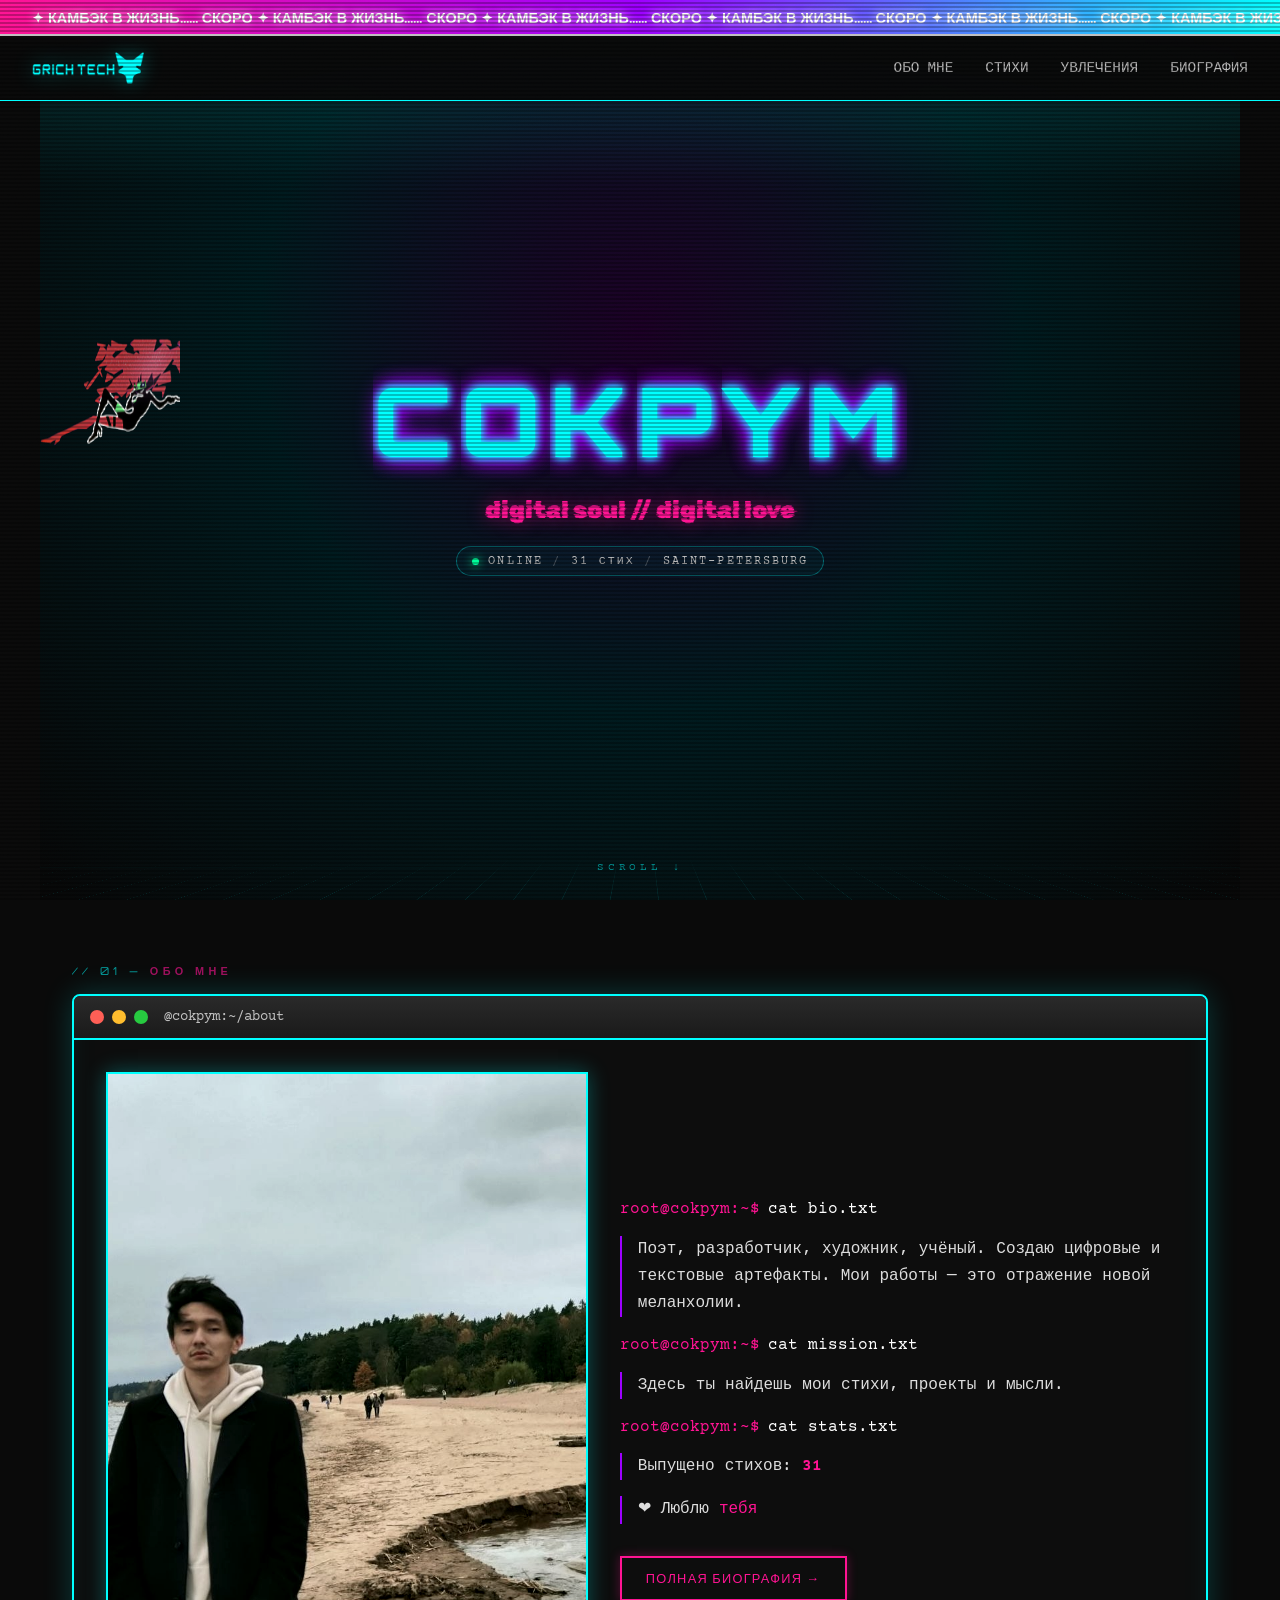
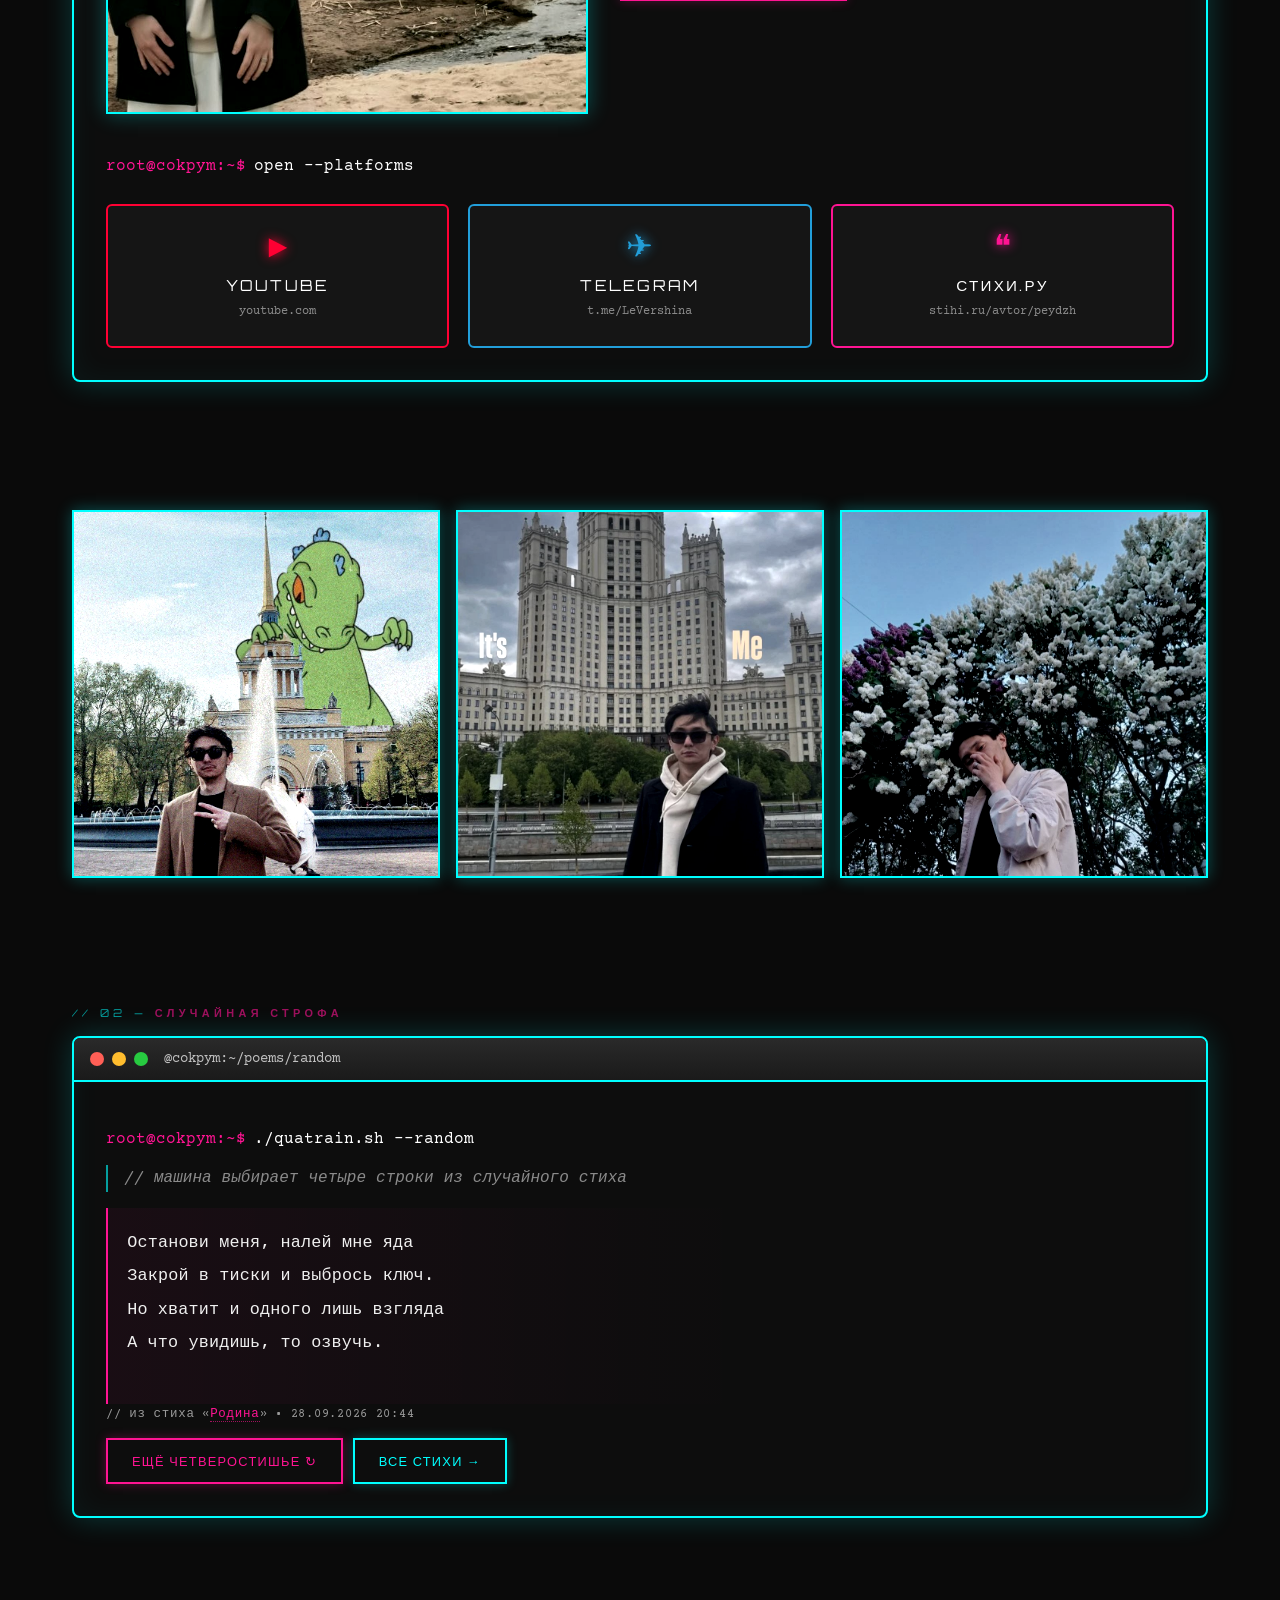
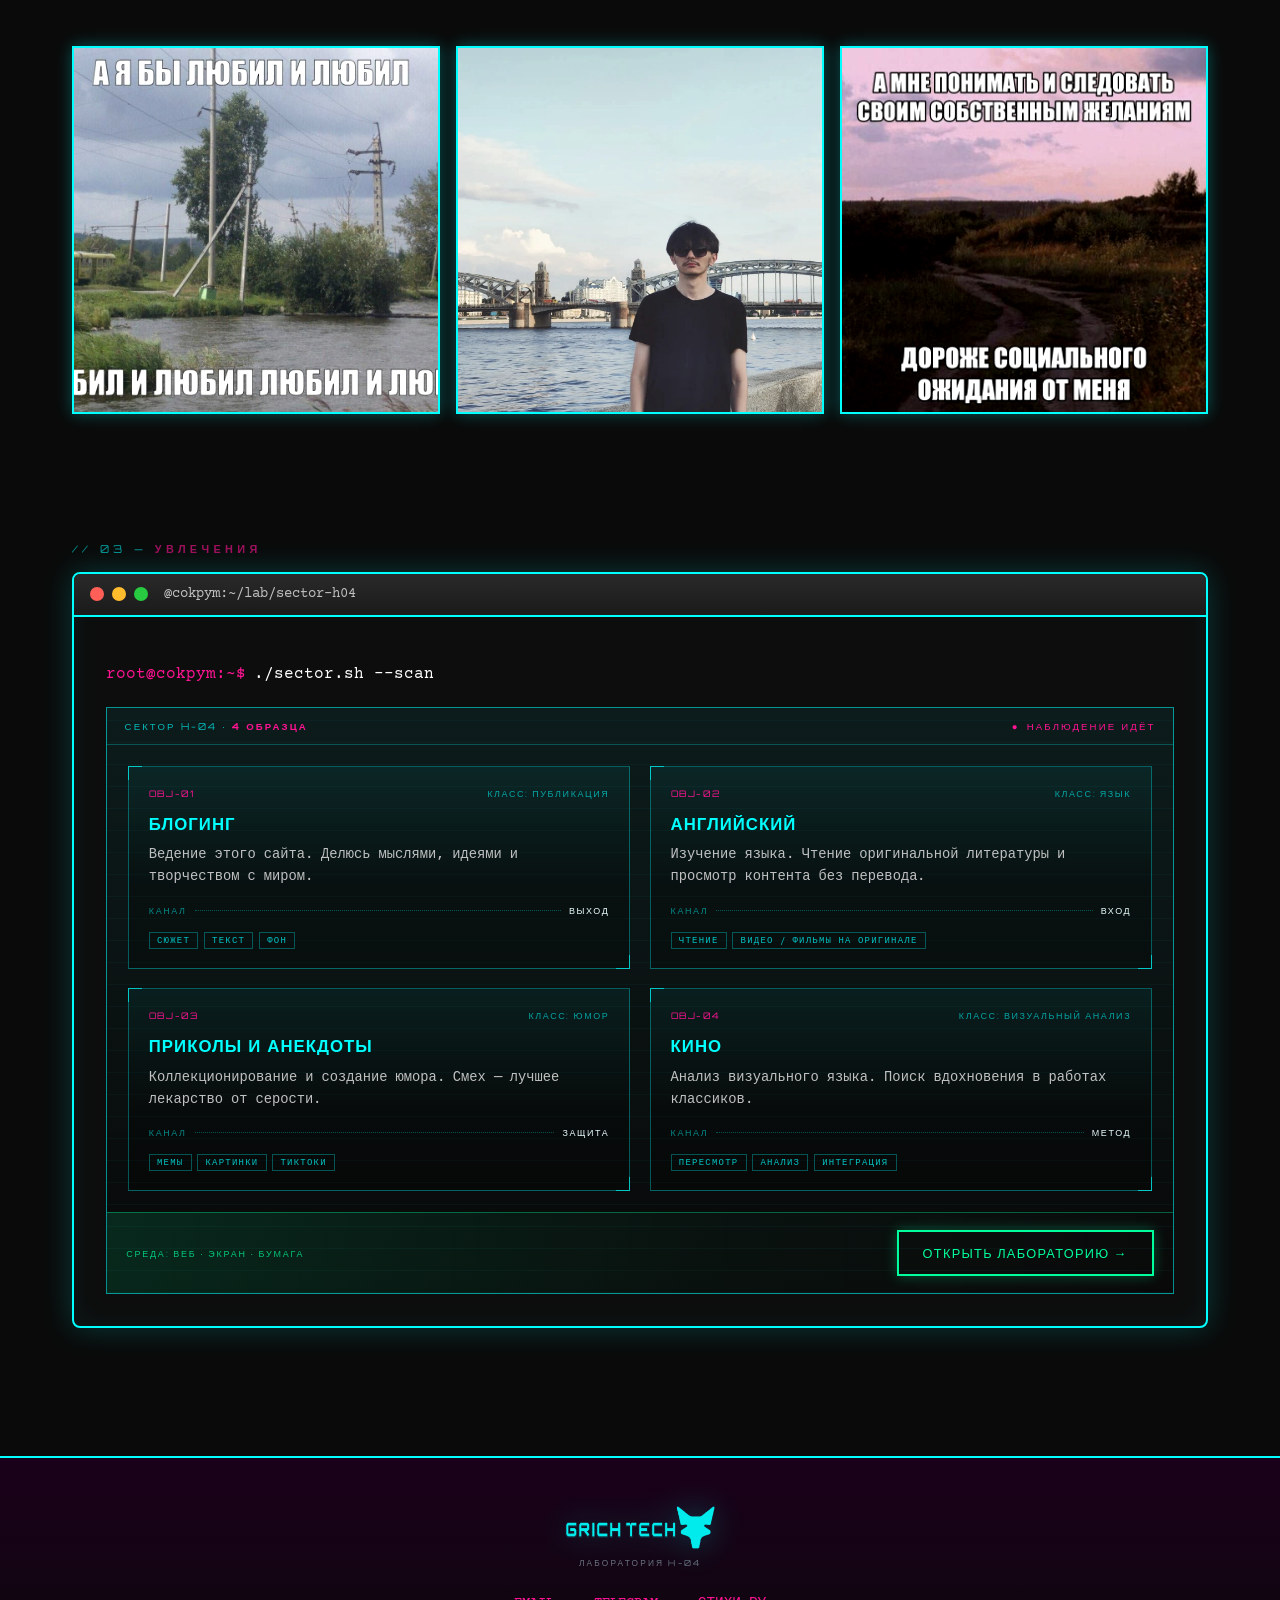
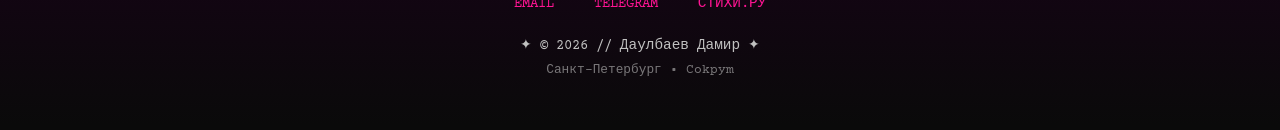
<file: index.html>
<!DOCTYPE html>
<html lang="ru">
<head>
<meta charset="UTF-8">
<meta name="viewport" content="width=device-width, initial-scale=1">
<title>COKPYM // blog</title>
<meta name="description" content="COKPYM — проект Даулбаева Дамира: стихи, видео, исследование психосоматики, эмоций и психологии раздражённости.">
<meta name="theme-color" content="#0a0a0a">
<meta property="og:type" content="website">
<meta property="og:locale" content="ru_RU">
<meta property="og:site_name" content="COKPYM">
<meta property="og:title" content="COKPYM">
<meta property="og:description" content="Сайт-дело: стихи, видео, биография и цифровые следы автора.">
<meta name="twitter:card" content="summary">
<link rel="icon" type="image/png" sizes="64x64" href="favicon.png">
<link rel="apple-touch-icon" href="favicon-180.png">
<style>
@import url('https://fonts.googleapis.com/css2?family=Courier+Prime:wght@400;700&family=Orbitron:wght@400;700;900&family=Rubik+Glitch&display=swap');
:root{--neon-pink:#FF1493;--cyan:#00FFFF;--purple:#9D00FF;--silver:#C0C0C0;--dark:#0a0a0a;--terminal-bg:#0d0d0d;--yt:#FF0033;--tg:#229ED9;--st:#FF1493;--lime:#00ff9c;--navh:92px;}
*{margin:0;padding:0;box-sizing:border-box;}
html{scroll-behavior:smooth;}
body{background:var(--dark);color:#fff;font-family:'Courier Prime',monospace;overflow-x:hidden;cursor:crosshair;}
body::before{content:"";position:fixed;top:0;left:0;width:100%;height:100%;background:linear-gradient(rgba(18,16,16,0) 50%,rgba(0,0,0,.25) 50%);background-size:100% 4px;pointer-events:none;z-index:9999;}
::selection{background:var(--neon-pink);color:#000;}
::-webkit-scrollbar{width:10px;}
::-webkit-scrollbar-track{background:#050505;}
::-webkit-scrollbar-thumb{background:linear-gradient(180deg,var(--neon-pink),var(--purple));border:2px solid #050505;}

/* ── Зерно + курсор ── */
.grain{position:fixed;inset:0;z-index:9997;pointer-events:none;opacity:.045;mix-blend-mode:overlay;
  background-image:url("data:image/svg+xml,%3Csvg xmlns='http://www.w3.org/2000/svg' width='180' height='180'%3E%3Cfilter id='n'%3E%3CfeTurbulence type='fractalNoise' baseFrequency='.85' numOctaves='3'/%3E%3C/filter%3E%3Crect width='180' height='180' filter='url(%23n)'/%3E%3C/svg%3E");}
.cursor-glow{position:fixed;top:0;left:0;width:520px;height:520px;margin:-260px 0 0 -260px;pointer-events:none;z-index:0;
  background:radial-gradient(circle,rgba(255,20,147,.13),rgba(157,0,255,.07) 42%,transparent 68%);
  transform:translate3d(-999px,-999px,0);will-change:transform;}

/* Marquee */
.marquee-container{position:fixed;top:0;width:100%;background:linear-gradient(90deg,var(--neon-pink),var(--purple),var(--cyan));padding:.5rem 0;overflow:hidden;border-bottom:2px solid #fff;z-index:1001;}
.marquee{display:flex;width:max-content;animation:marquee 20s linear infinite;}
.marquee span{font-family:'Orbitron',sans-serif;font-size:.9rem;font-weight:700;color:#fff;text-shadow:0 0 10px #fff;padding:0 2rem;white-space:nowrap;flex-shrink:0;}
@keyframes marquee{0%{transform:translateX(0)}100%{transform:translateX(-50%)}}

/* Nav */
nav{position:fixed;top:36px;width:100%;padding:1rem 2rem;background:rgba(10,10,10,.95);border-bottom:1px solid var(--cyan);z-index:1000;display:flex;justify-content:space-between;align-items:center;backdrop-filter:blur(5px);}
nav .logo{font-family:'Orbitron',sans-serif;color:var(--cyan);font-weight:700;letter-spacing:.2em;text-decoration:none;text-shadow:0 0 14px rgba(0,255,255,.6);display:inline-flex;align-items:center;}
nav .logo img{display:block;height:32px;width:auto;filter:drop-shadow(0 0 10px rgba(0,255,255,.4));transition:filter .3s;}
nav .logo:hover img{filter:drop-shadow(0 0 16px rgba(0,255,255,.85));}
nav ul{list-style:none;display:flex;gap:2rem;}
nav a{color:var(--silver);text-decoration:none;font-size:.9rem;text-transform:uppercase;transition:color .3s,text-shadow .3s;}
nav a:hover{color:var(--neon-pink);text-shadow:0 0 12px rgba(255,20,147,.7);}

/* Hero + glitch */
.hero{position:relative;overflow:hidden;min-height:calc(100vh - 36px);display:flex;align-items:center;justify-content:center;background:radial-gradient(circle at 50% 34%,#1c0026 0%,#001a1e 46%,#070707 100%);margin-top:36px;}
.hero::before{content:"";position:absolute;left:-60%;right:-60%;bottom:-6%;height:58%;pointer-events:none;
  background-image:linear-gradient(rgba(0,255,255,.30) 1px,transparent 1px),linear-gradient(90deg,rgba(0,255,255,.20) 1px,transparent 1px);
  background-size:64px 64px;transform:perspective(420px) rotateX(63deg);transform-origin:bottom center;
  animation:grid-drift 7s linear infinite;
  -webkit-mask-image:linear-gradient(to top,#000 6%,transparent 72%);mask-image:linear-gradient(to top,#000 6%,transparent 72%);}
@keyframes grid-drift{from{background-position:0 0,0 0}to{background-position:0 64px,0 0}}
.hero::after{content:"";position:absolute;left:0;right:0;top:0;height:150px;pointer-events:none;
  background:linear-gradient(180deg,transparent,rgba(0,255,255,.07),transparent);
  animation:hero-sweep 8s linear infinite;}
@keyframes hero-sweep{0%{transform:translateY(-160px)}100%{transform:translateY(calc(100vh))}}
.hero-content{text-align:center;z-index:10;padding:2rem 1rem;position:relative;}
.glitch-text{position:relative;display:inline-block;font-family:'Orbitron',sans-serif;font-size:clamp(2.6rem,10vw,6rem);font-weight:900;letter-spacing:.1em;}
.gl{position:relative;display:inline-block;color:var(--cyan);text-shadow:0 0 8px var(--cyan),0 0 22px var(--purple);animation:gl-main var(--t0,1.6s) infinite steps(1);animation-delay:var(--d0,0s);}
.gl::before,.gl::after{content:attr(data-c);position:absolute;top:0;left:0;width:100%;height:100%;overflow:hidden;pointer-events:none;}
.gl::before{color:var(--neon-pink);z-index:-1;animation:gl-a var(--t1,1.9s) infinite steps(1);animation-delay:var(--d1,0s);}
.gl::after{color:var(--lime);z-index:-2;animation:gl-b var(--t2,2.3s) infinite steps(1);animation-delay:var(--d2,0s);}
@keyframes gl-main{0%,70%,100%{transform:translate(0) skewX(0);clip-path:inset(0 0 0 0);opacity:1;}72%{transform:translate(-3px,2px) skewX(-8deg);clip-path:inset(0 0 55% 0);}74%{transform:translate(4px,-2px) skewX(6deg);clip-path:inset(45% 0 0 0);}76%{transform:translate(-2px,0) skewX(0);clip-path:inset(20% 0 30% 0);opacity:.8;}78%{transform:translate(3px,1px) skewX(-4deg);clip-path:inset(0 0 0 0);}80%{transform:translate(0) skewX(0);clip-path:inset(60% 0 10% 0);}82%{transform:translate(-4px,-1px) skewX(3deg);clip-path:inset(0 0 0 0);opacity:1;}}
@keyframes gl-a{0%,100%{transform:translate(0);clip-path:inset(0 0 0 0);}15%{transform:translate(-6px,2px);clip-path:inset(10% 0 70% 0);}30%{transform:translate(5px,-3px);clip-path:inset(50% 0 20% 0);}45%{transform:translate(-4px,0);clip-path:inset(0 0 60% 0);}60%{transform:translate(6px,1px);clip-path:inset(30% 0 40% 0);}75%{transform:translate(-3px,-2px);clip-path:inset(70% 0 5% 0);}}
@keyframes gl-b{0%,100%{transform:translate(0);clip-path:inset(0 0 0 0);}20%{transform:translate(6px,-2px);clip-path:inset(40% 0 30% 0);}40%{transform:translate(-5px,3px);clip-path:inset(0 0 75% 0);}60%{transform:translate(4px,0);clip-path:inset(60% 0 10% 0);}80%{transform:translate(-6px,1px);clip-path:inset(20% 0 50% 0);}}
.tagline{font-family:'Rubik Glitch',cursive;font-size:clamp(1.1rem,3.2vw,1.5rem);color:var(--neon-pink);margin-top:1rem;animation:flicker 2s infinite;text-shadow:0 0 18px rgba(255,20,147,.5);}
.location{margin-top:1.6rem;font-size:.9rem;opacity:.7;letter-spacing:.3em;text-transform:uppercase;}
@keyframes flicker{0%,100%{opacity:.85}50%{opacity:.4}}
.hero-status{display:inline-flex;align-items:center;gap:.6rem;margin-top:1.4rem;padding:.45rem .9rem;border:1px solid rgba(0,255,255,.35);border-radius:999px;background:rgba(0,255,255,.04);
  font-size:.72rem;letter-spacing:.18em;text-transform:uppercase;color:var(--silver);}
.hero-status .dot{width:7px;height:7px;border-radius:50%;background:var(--lime);box-shadow:0 0 10px var(--lime);animation:pulse 2s ease-in-out infinite;}
.hero-status .sep{opacity:.35;}
@keyframes pulse{0%,100%{opacity:1;transform:scale(1)}50%{opacity:.35;transform:scale(.7)}}
.scroll-hint{position:absolute;left:50%;bottom:1.6rem;transform:translateX(-50%);z-index:10;font-size:.68rem;letter-spacing:.35em;text-transform:uppercase;color:var(--cyan);opacity:.55;animation:bob 2.6s ease-in-out infinite;}
@keyframes bob{0%,100%{transform:translate(-50%,0)}50%{transform:translate(-50%,7px)}}

/* Terminal */
.terminal-window{background:var(--terminal-bg);border:2px solid var(--cyan);border-radius:8px;box-shadow:0 0 30px rgba(0,255,255,.2),inset 0 0 30px rgba(0,255,255,.05);overflow:hidden;margin-bottom:4rem;}
.terminal-header{background:linear-gradient(180deg,#2a2a2a,#1a1a1a);padding:.8rem 1rem;display:flex;align-items:center;border-bottom:2px solid var(--cyan);}
.terminal-buttons{display:flex;gap:8px;margin-right:1rem;}
.terminal-btn{width:14px;height:14px;border-radius:50%;}
.terminal-btn.red{background:#ff5f56}.terminal-btn.yellow{background:#ffbd2e}.terminal-btn.green{background:#27ca40}
.terminal-title{font-family:'Courier Prime',monospace;color:var(--silver);font-size:.9rem;}
.terminal-body{padding:2rem;}
.terminal-line{margin:.8rem 0;color:var(--cyan);font-size:1rem;line-height:1.6;}
.prompt{color:var(--neon-pink);margin-right:.5rem;}
.command{color:#fff;}
.terminal-output{color:#ddd;padding-left:1rem;border-left:2px solid var(--purple);margin:.5rem 0 1rem;line-height:1.7;}
.terminal-output.thought{font-style:normal;}
.terminal-output.dim{opacity:.6;font-style:italic;border-left-color:var(--cyan);}

section{padding:4rem 2rem;max-width:1200px;margin:0 auto;position:relative;}
section[id]{scroll-margin-top:var(--navh);}
.sec-label{display:block;font-family:'Orbitron',sans-serif;font-size:.68rem;letter-spacing:.4em;text-transform:uppercase;color:var(--cyan);opacity:.6;margin-bottom:1rem;}
.sec-label b{color:var(--neon-pink);font-weight:700;}

/* About */
.about-grid{display:grid;grid-template-columns:1fr 1.15fr;gap:2rem;align-items:center;}
.about-media{position:relative;width:100%;aspect-ratio:3/4;border:2px solid var(--cyan);box-shadow:0 0 20px rgba(0,255,255,.3);overflow:hidden;
  background:repeating-linear-gradient(45deg,rgba(0,255,255,.05) 0 7px,transparent 7px 14px),linear-gradient(160deg,#14001f,#001a1a);}
.about-media::before{content:attr(data-label);position:absolute;inset:0;display:grid;place-items:center;
  font-family:'Orbitron',sans-serif;font-size:.62rem;letter-spacing:.3em;color:rgba(0,255,255,.45);text-align:center;padding:1rem;}
.about-img{position:relative;z-index:1;width:100%;height:100%;object-fit:cover;display:block;filter:grayscale(30%) contrast(1.2);}
.counter{color:var(--neon-pink);font-weight:700;}
.glitch-word{color:var(--neon-pink);}

/* Buttons */
.y2k-btn{display:inline-block;padding:.8rem 1.5rem;background:transparent;border:2px solid var(--neon-pink);color:var(--neon-pink);text-decoration:none;font-family:'Orbitron',sans-serif;font-size:.8rem;text-transform:uppercase;letter-spacing:.1em;transition:all .3s;box-shadow:0 0 10px rgba(255,20,147,.3);margin-top:1rem;cursor:crosshair;-webkit-appearance:none;appearance:none;}
.y2k-btn:hover,.y2k-btn:focus-visible{background:var(--neon-pink);color:var(--dark);box-shadow:0 0 30px rgba(255,20,147,.8);outline:none;}
.y2k-btn.cyan{border-color:var(--cyan);color:var(--cyan);box-shadow:0 0 10px rgba(0,255,255,.25);}
.y2k-btn.cyan:hover{background:var(--cyan);color:var(--dark);box-shadow:0 0 30px rgba(0,255,255,.8);}

/* Nav tiles */
.nav-grid{display:grid;grid-template-columns:repeat(3,1fr);gap:1.2rem;margin-top:1.5rem;}
.nav-card{display:flex;flex-direction:column;align-items:center;gap:.6rem;padding:1.8rem 1rem;text-decoration:none;color:#fff;background:rgba(255,255,255,.03);border:2px solid var(--cyan);border-radius:6px;transition:all .3s;position:relative;overflow:hidden;}
.nav-card .nav-icon{font-size:2rem;line-height:1;text-shadow:0 0 12px currentColor;}
.nav-card .nav-label{font-family:'Orbitron',sans-serif;font-size:.95rem;letter-spacing:.15em;text-transform:uppercase;}
.nav-card .nav-url{font-family:'Courier Prime',monospace;font-size:.75rem;color:var(--silver);opacity:.7;}
.nav-card:hover{transform:translateY(-5px) scale(1.03);background:rgba(255,255,255,.07);}
.nav-card.yt{border-color:var(--yt)}.nav-card.yt .nav-icon{color:var(--yt)}.nav-card.yt:hover{box-shadow:0 0 30px rgba(255,0,51,.6);}
.nav-card.tg{border-color:var(--tg)}.nav-card.tg .nav-icon{color:var(--tg)}.nav-card.tg:hover{box-shadow:0 0 30px rgba(34,158,217,.6);}
.nav-card.st{border-color:var(--st)}.nav-card.st .nav-icon{color:var(--st)}.nav-card.st:hover{box-shadow:0 0 30px rgba(255,20,147,.6);}

/* Hobbies — научный сектор */
.lab-sector{position:relative;margin-top:1.2rem;border:1px solid rgba(0,255,255,.55);
  background:
    repeating-linear-gradient(0deg,rgba(0,255,255,.035) 0 1px,transparent 1px 22px),
    linear-gradient(180deg,rgba(0,255,255,.06),rgba(0,0,0,.35));}
.lab-sector-head{display:flex;justify-content:space-between;gap:1rem;flex-wrap:wrap;
  padding:.75rem 1.1rem;border-bottom:1px solid rgba(0,255,255,.25);
  font-family:'Orbitron',sans-serif;font-size:.6rem;letter-spacing:.22em;
  color:rgba(0,255,255,.7);text-transform:uppercase;}
.lab-sector-head b{color:var(--neon-pink);}
.lab-sector-head .live{color:var(--neon-pink);}
.lab-sector-head .live::before{content:"●";margin-right:.45rem;animation:pulse 2s ease-in-out infinite;}
.lab-grid{display:grid;grid-template-columns:repeat(2,minmax(0,1fr));gap:1.2rem;padding:1.3rem;}
.lab-card{position:relative;padding:1.35rem 1.25rem 1.15rem;border:1px solid rgba(0,255,255,.32);
  background:linear-gradient(180deg,rgba(0,255,255,.055),rgba(0,0,0,.25) 60%);
  transition:transform .3s ease,border-color .3s ease,box-shadow .3s ease;}
.lab-card::before,.lab-card::after{content:"";position:absolute;width:13px;height:13px;border:1px solid var(--cyan);opacity:.65;}
.lab-card::before{top:-1px;left:-1px;border-right:0;border-bottom:0;}
.lab-card::after{bottom:-1px;right:-1px;border-left:0;border-top:0;}
.lab-card:hover{transform:translateY(-4px);border-color:var(--cyan);box-shadow:0 0 26px rgba(0,255,255,.25);}
.lab-card-top{display:flex;justify-content:space-between;gap:.6rem;flex-wrap:wrap;
  font-family:'Orbitron',sans-serif;font-size:.56rem;letter-spacing:.18em;
  color:rgba(0,255,255,.6);text-transform:uppercase;margin-bottom:.85rem;}
.lab-code{color:var(--neon-pink);}
.lab-card h3{font-family:'Orbitron',sans-serif;font-size:1.05rem;letter-spacing:.06em;
  color:var(--cyan);text-transform:uppercase;margin-bottom:.6rem;}
.lab-card p{color:var(--silver);font-size:.86rem;line-height:1.6;}
.lab-meta{display:flex;align-items:baseline;gap:.5rem;margin-top:1.05rem;
  font-family:'Orbitron',sans-serif;font-size:.56rem;letter-spacing:.18em;text-transform:uppercase;}
.lab-meta-k{flex:0 0 auto;color:rgba(0,255,255,.5);}
.lab-meta-dots{flex:1 1 auto;min-width:16px;border-bottom:1px dotted rgba(0,255,255,.3);transform:translateY(-3px);}
.lab-meta-v{flex:0 0 auto;color:#eaffff;}
.lab-chips{display:flex;flex-wrap:wrap;gap:.35rem;margin-top:1rem;}
.lab-chips span{font-size:.56rem;letter-spacing:.14em;text-transform:uppercase;
  color:rgba(0,255,255,.75);border:1px solid rgba(0,255,255,.3);padding:.16rem .45rem;}
.lab-sector-foot{display:flex;justify-content:space-between;align-items:center;gap:1rem;flex-wrap:wrap;
  padding:1.1rem 1.2rem;border-top:1px solid rgba(0,255,156,.35);
  background:linear-gradient(90deg,rgba(0,255,156,.12),rgba(0,255,156,.03) 55%,transparent);
  font-family:'Orbitron',sans-serif;font-size:.56rem;letter-spacing:.2em;
  color:rgba(0,255,156,.75);text-transform:uppercase;}
.lab-sector-foot .lab-cta{margin-top:0;border-color:var(--lime);color:var(--lime);
  box-shadow:0 0 12px rgba(0,255,156,.3);}
.lab-sector-foot .lab-cta:hover{background:var(--lime);color:#040705;box-shadow:0 0 26px rgba(0,255,156,.8);}

/* Random quatrain */
.verse-out{position:relative;min-height:170px;display:flex;flex-direction:column;justify-content:center;gap:.15rem;
  padding:1.2rem 1.2rem 1.2rem 1.2rem;border-left:2px solid var(--neon-pink);background:linear-gradient(90deg,rgba(255,20,147,.05),transparent 60%);}
.verse-line{font-size:1.05rem;line-height:1.85;color:#f0f0f0;opacity:0;transform:translateY(6px);animation:verse-in .45s ease forwards;letter-spacing:.01em;}
@keyframes verse-in{to{opacity:1;transform:translateY(0)}}
.verse-caret{display:inline-block;width:.6em;height:1.05em;margin-top:.4rem;background:var(--cyan);opacity:0;box-shadow:0 0 12px var(--cyan);animation:caret .9s steps(1) infinite;}
@keyframes caret{0%,49%{opacity:0}50%,100%{opacity:.9}}
.verse-placeholder{color:#8a8a8a;font-style:italic;line-height:1.7;opacity:0;animation:verse-in .45s ease forwards;}
.verse-source{font-size:.78rem;color:#9a9a9a;letter-spacing:.06em;margin-top:.2rem;min-height:1.2em;}
.verse-source a{color:var(--neon-pink);text-decoration:none;border-bottom:1px dotted rgba(255,20,147,.6);}
.verse-source a:hover{color:var(--cyan);border-bottom-color:var(--cyan);}
.verse-actions{display:flex;flex-wrap:wrap;gap:.6rem;align-items:center;}
#verse-btn{animation:btn-breathe 3.2s ease-in-out infinite;}
#verse-btn:hover{animation:none;}
@keyframes btn-breathe{0%,100%{box-shadow:0 0 10px rgba(255,20,147,.3)}50%{box-shadow:0 0 26px rgba(255,20,147,.75)}}

/* Gallery */
.photo-gallery{display:grid;grid-template-columns:repeat(3,1fr);gap:1rem;max-width:1200px;margin:0 auto 4rem;padding:0 2rem;}
.shot{position:relative;aspect-ratio:1;border:2px solid var(--cyan);box-shadow:0 0 15px rgba(0,255,255,.3);overflow:hidden;transition:all .3s;
  background:repeating-linear-gradient(45deg,rgba(0,255,255,.055) 0 7px,transparent 7px 14px),linear-gradient(150deg,#13001c,#001a1a);}
.shot::before{content:attr(data-label);position:absolute;inset:0;display:grid;place-items:center;
  font-family:'Orbitron',sans-serif;font-size:.6rem;letter-spacing:.3em;color:rgba(0,255,255,.4);}
.gallery-img{position:relative;z-index:1;width:100%;height:100%;object-fit:cover;display:block;filter:grayscale(30%) contrast(1.2);transition:all .35s;}
.shot:hover{transform:scale(1.04);box-shadow:0 0 30px rgba(0,255,255,.6);}
.shot:hover .gallery-img{filter:grayscale(0%) contrast(1.4) saturate(1.5);}

/* Sparkle */
.sparkle{position:absolute;width:4px;height:4px;border-radius:50%;pointer-events:none;z-index:50;animation:sparkle 1s forwards;}
@keyframes sparkle{0%{opacity:1;transform:scale(1)}100%{opacity:0;transform:scale(3)}}

footer{padding:3rem 2rem;text-align:center;background:linear-gradient(180deg,#1a001a 0%,var(--dark) 100%);border-top:2px solid var(--cyan);font-size:.9rem;color:var(--silver);}
footer a{color:var(--neon-pink);text-decoration:none;margin:0 1rem;transition:color .3s;}
footer a:hover{color:var(--cyan);}

/* Hologram dissolve */
.hologram{position:fixed;left:2%;top:44%;transform:translateY(-50%);width:clamp(90px,12vw,180px);aspect-ratio:3/4;pointer-events:none;z-index:5;--f:0;}
.hologram .hl,.hologram .hlc{position:absolute;inset:0;background:url('me.png') center/contain no-repeat;will-change:transform,opacity,filter;transform:translate3d(calc(var(--dx,0px)*var(--lf,0)),calc(var(--dy,0px)*var(--lf,0)),0);opacity:calc(1 - var(--lf,0)*0.95);filter:blur(calc(var(--lf,0)*7px));}

/* ── знак GrichTech ── */
.site-brand{display:flex;flex-direction:column;align-items:center;gap:.55rem;margin:0 0 1.7rem;}
.site-brand img{display:block;width:150px;max-width:60%;height:auto;opacity:.92;
  filter:drop-shadow(0 0 16px rgba(0,255,255,.3));}
.site-brand-cap{font-family:'Orbitron',sans-serif;font-size:.52rem;letter-spacing:.26em;
  text-transform:uppercase;color:#6b7280;}
@media(max-width:760px){.site-brand img{width:120px;}}

@media(max-width:900px){
  .hologram{display:none;}
  .about-grid{grid-template-columns:1fr;gap:1.5rem;}
  .about-media{max-width:320px;margin:0 auto;}
  .nav-grid{grid-template-columns:1fr 1fr;}
}
@media(max-width:700px){
  nav{padding:.85rem 1rem;top:32px;align-items:flex-start;flex-direction:column;gap:.7rem;}
  nav ul{gap:.9rem;flex-wrap:wrap;width:100%;}
  nav a{font-size:.68rem;letter-spacing:.04em;}
  nav .logo{font-size:.95rem;}
  nav .logo img{height:24px;}
  .marquee span{font-size:.72rem;padding:0 1.2rem;}
  section{padding:2.6rem 1rem;}
  section[id]{scroll-margin-top:120px;}
  .terminal-body{padding:1.2rem;}
  .terminal-title{font-size:.72rem;}
  .photo-gallery{grid-template-columns:repeat(2,1fr);padding:0 1rem;gap:.7rem;}
  .terminal-window{margin-bottom:2.5rem;}
  .lab-grid{grid-template-columns:1fr;padding:1rem;gap:1rem;}
  .lab-sector-foot{flex-direction:column;align-items:flex-start;}
  .hero{min-height:calc(100vh - 32px);}
  .verse-out{min-height:190px;}
  .y2k-btn{font-size:.72rem;padding:.7rem 1.1rem;}
}
@media(prefers-reduced-motion:reduce){
  *,*::before,*::after{animation-duration:.001ms !important;animation-iteration-count:1 !important;transition-duration:.001ms !important;}
  .marquee,.gl,.gl::before,.gl::after,.hero::before,.hero::after,.tagline,#verse-btn,.scroll-hint{animation:none !important;}
  .verse-line,.verse-placeholder{opacity:1;transform:none;}
  .cursor-glow{display:none;}
}
</style>
</head>
<body>

<div class="grain" aria-hidden="true"></div>
<div class="cursor-glow" id="cursor-glow" aria-hidden="true"></div>
<div class="hologram" id="hologram" aria-hidden="true"></div>

<div class="marquee-container"><div class="marquee">
<span>✦ КАМБЭК В ЖИЗНЬ...... СКОРО ✦ КАМБЭК В ЖИЗНЬ...... СКОРО ✦ КАМБЭК В ЖИЗНЬ...... СКОРО ✦ КАМБЭК В ЖИЗНЬ...... СКОРО ✦ КАМБЭК В ЖИЗНЬ...... СКОРО ✦ КАМБЭК В ЖИЗНЬ...... СКОРО ✦ КАМБЭК В ЖИЗНЬ...... СКОРО ✦ КАМБЭК В ЖИЗНЬ...... СКОРО ✦</span>
<span>✦ КАМБЭК В ЖИЗНЬ...... СКОРО ✦ КАМБЭК В ЖИЗНЬ...... СКОРО ✦ КАМБЭК В ЖИЗНЬ...... СКОРО ✦ КАМБЭК В ЖИЗНЬ...... СКОРО ✦ КАМБЭК В ЖИЗНЬ...... СКОРО ✦ КАМБЭК В ЖИЗНЬ...... СКОРО ✦ КАМБЭК В ЖИЗНЬ...... СКОРО ✦ КАМБЭК В ЖИЗНЬ...... СКОРО ✦</span>
</div></div>

<nav><a href="index.html" class="logo"><img src="logo-horiz-cyan.png" alt="COKPYM" width="112" height="32"></a><ul>
<li><a href="#about">Обо мне</a></li>
<li><a href="poems.html">Стихи</a></li>
<li><a href="#hobbies">Увлечения</a></li>
<li><a href="bio.html">Биография</a></li>
</ul></nav>

<section class="hero"><div class="hero-content">
<h1 class="glitch-text" data-text="COKPYM">COKPYM</h1>
<p class="tagline">digital soul // digital love</p>
<p class="hero-status"><span class="dot"></span>online <span class="sep">/</span> <span id="status-poems">31</span> стих <span class="sep">/</span> Saint-Petersburg</p>
</div><div class="scroll-hint">scroll ↓</div></section>

<!-- 01 · Обо мне -->
<section id="about">
<span class="sec-label">// 01 — <b>обо мне</b></span>
<div class="terminal-window">
<div class="terminal-header">
<div class="terminal-buttons"><span class="terminal-btn red"></span><span class="terminal-btn yellow"></span><span class="terminal-btn green"></span></div>
<span class="terminal-title">@cokpym:~/about</span>
</div>
<div class="terminal-body">
<div class="about-grid">
<div class="about-media" data-label="IMG // 1.jpg"><img src="1.jpg" alt="Cokpym" class="about-img" onerror="this.style.display='none'"></div>
<div>
<p class="terminal-line"><span class="prompt">root@cokpym:~$</span><span class="command">cat bio.txt</span></p>
<p class="terminal-output">Поэт, разработчик, художник, учёный. Создаю цифровые и текстовые артефакты. Мои работы — это отражение новой меланхолии.</p>
<p class="terminal-line"><span class="prompt">root@cokpym:~$</span><span class="command">cat mission.txt</span></p>
<p class="terminal-output">Здесь ты найдешь мои стихи, проекты и мысли.</p>
<p class="terminal-line"><span class="prompt">root@cokpym:~$</span><span class="command">cat stats.txt</span></p>
<p class="terminal-output">Выпущено стихов: <span class="counter" id="poems-counter">31</span></p>
<p class="terminal-output">❤ Люблю <span class="glitch-word" id="love-word">тебя</span></p>
<a href="bio.html" class="y2k-btn">Полная биография →</a>
</div>
</div>
<p class="terminal-line" style="margin-top:2.5rem;"><span class="prompt">root@cokpym:~$</span><span class="command">open --platforms</span></p>
<div class="nav-grid">
<!-- ЗАМЕНИ @LocratProd НИЖЕ на реальный handle своего YouTube-канала, если он другой -->
<a href="https://www.youtube.com/@LocratProd" target="_blank" rel="noopener" class="nav-card yt">
<span class="nav-icon">►</span><span class="nav-label">YOUTUBE</span><span class="nav-url">youtube.com</span>
</a>
<a href="https://t.me/LeVershina" target="_blank" rel="noopener" class="nav-card tg">
<span class="nav-icon">✈</span><span class="nav-label">TELEGRAM</span><span class="nav-url">t.me/LeVershina</span>
</a>
<a href="https://stihi.ru/avtor/peydzh" target="_blank" rel="noopener" class="nav-card st">
<span class="nav-icon">❝</span><span class="nav-label">СТИХИ.РУ</span><span class="nav-url">stihi.ru/avtor/peydzh</span>
</a>
</div>
</div>
</div></section>

<div class="photo-gallery">
<div class="shot" data-label="IMG // 10"><img src="10.jpg" alt="" class="gallery-img" loading="lazy" onerror="this.style.display='none'"></div>
<div class="shot" data-label="IMG // 11"><img src="11.jpg" alt="" class="gallery-img" loading="lazy" onerror="this.style.display='none'"></div>
<div class="shot" data-label="IMG // 12"><img src="12.jpg" alt="" class="gallery-img" loading="lazy" onerror="this.style.display='none'"></div>
</div>

<!-- 02 · Случайное четверостишье -->
<section id="verse">
<span class="sec-label">// 02 — <b>случайная строфа</b></span>
<div class="terminal-window">
<div class="terminal-header">
<div class="terminal-buttons"><span class="terminal-btn red"></span><span class="terminal-btn yellow"></span><span class="terminal-btn green"></span></div>
<span class="terminal-title">@cokpym:~/poems/random</span>
</div>
<div class="terminal-body">
<p class="terminal-line"><span class="prompt">root@cokpym:~$</span><span class="command">./quatrain.sh --random</span></p>
<p class="terminal-output dim">// машина выбирает четыре строки из случайного стиха</p>
<div class="verse-out" id="verse-out" aria-live="polite">
<p class="verse-placeholder" id="verse-placeholder">Пока пусто. Нажми кнопку — и выпадет четверостишье.</p>
</div>
<p class="verse-source" id="verse-source"></p>
<div class="verse-actions">
<button class="y2k-btn" id="verse-btn" type="button">Получить четверостишье →</button>
<a href="poems.html" class="y2k-btn cyan">Все стихи →</a>
</div>
</div>
</div>
</section>

<div class="photo-gallery">
<div class="shot" data-label="IMG // 30"><img src="30.jpg" alt="" class="gallery-img" loading="lazy" onerror="this.style.display='none'"></div>
<div class="shot" data-label="IMG // 31"><img src="31.jpg" alt="" class="gallery-img" loading="lazy" onerror="this.style.display='none'"></div>
<div class="shot" data-label="IMG // 32"><img src="32.jpg" alt="" class="gallery-img" loading="lazy" onerror="this.style.display='none'"></div>
</div>

<!-- 03 · Увлечения -->
<section id="hobbies">
<span class="sec-label">// 03 — <b>увлечения</b></span>
<div class="terminal-window">
<div class="terminal-header">
<div class="terminal-buttons"><span class="terminal-btn red"></span><span class="terminal-btn yellow"></span><span class="terminal-btn green"></span></div>
<span class="terminal-title">@cokpym:~/lab/sector-h04</span>
</div>
<div class="terminal-body">
<p class="terminal-line"><span class="prompt">root@cokpym:~$</span><span class="command">./sector.sh --scan</span></p>
<div class="lab-sector">
<div class="lab-sector-head">
<span>сектор H-04 · <b>4 образца</b></span>
<span class="live">наблюдение идёт</span>
</div>
<div class="lab-grid">

<article class="lab-card">
<div class="lab-card-top"><span class="lab-code">OBJ-01</span><span>класс: публикация</span></div>
<h3>Блогинг</h3>
<p>Ведение этого сайта. Делюсь мыслями, идеями и творчеством с миром.</p>
<div class="lab-meta"><span class="lab-meta-k">канал</span><span class="lab-meta-dots"></span><span class="lab-meta-v">выход</span></div>
<div class="lab-chips"><span>сюжет</span><span>текст</span><span>фон</span></div>
</article>

<article class="lab-card">
<div class="lab-card-top"><span class="lab-code">OBJ-02</span><span>класс: язык</span></div>
<h3>Английский</h3>
<p>Изучение языка. Чтение оригинальной литературы и просмотр контента без перевода.</p>
<div class="lab-meta"><span class="lab-meta-k">канал</span><span class="lab-meta-dots"></span><span class="lab-meta-v">вход</span></div>
<div class="lab-chips"><span>чтение</span><span>видео / фильмы на оригинале</span></div>
</article>

<article class="lab-card">
<div class="lab-card-top"><span class="lab-code">OBJ-03</span><span>класс: юмор</span></div>
<h3>Приколы и анекдоты</h3>
<p>Коллекционирование и создание юмора. Смех — лучшее лекарство от серости.</p>
<div class="lab-meta"><span class="lab-meta-k">канал</span><span class="lab-meta-dots"></span><span class="lab-meta-v">защита</span></div>
<div class="lab-chips"><span>мемы</span><span>картинки</span><span>тиктоки</span></div>
</article>

<article class="lab-card">
<div class="lab-card-top"><span class="lab-code">OBJ-04</span><span>класс: визуальный анализ</span></div>
<h3>Кино</h3>
<p>Анализ визуального языка. Поиск вдохновения в работах классиков.</p>
<div class="lab-meta"><span class="lab-meta-k">канал</span><span class="lab-meta-dots"></span><span class="lab-meta-v">метод</span></div>
<div class="lab-chips"><span>пересмотр</span><span>анализ</span><span>интеграция</span></div>
</article>

</div>
<div class="lab-sector-foot">
<span>среда: веб · экран · бумага</span>
<a href="hobbies.html" class="y2k-btn lab-cta">Открыть лабораторию →</a>
</div>
</div>
</div>
</div>
</section>

<footer>
<div class="site-brand">
<img src="logo-horiz-cyan.png" alt="GrichTech">
<span class="site-brand-cap">лаборатория H-04</span>
</div>
<div>
<a href="mailto:Peydzh.work@yandex.ru">EMAIL</a>
<a href="https://t.me/LeVershina" target="_blank" rel="noopener">TELEGRAM</a>
<a href="https://stihi.ru/avtor/peydzh" target="_blank" rel="noopener">СТИХИ.РУ</a>
</div>
<p style="margin-top:1.5rem;">✦ © 2026 // Даулбаев Дамир ✦</p>
<p style="margin-top:.5rem;font-size:.8rem;opacity:.6;">Санкт-Петербург • Cokpym</p>
</footer>

<script src="poems-data.js"></script>
<script>
(function(){
  'use strict';
  var POEMS = (window.POEMS || []).filter(function(p){ return p && p.text && p.status !== 'soon'; });

  /* ── счётчики из данных ── */
  var total = POEMS.length || 31;
  var setText = function(id, v){ var el = document.getElementById(id); if (el) el.textContent = v; };
  setText('status-poems', total);
  setText('poems-total-inline', total);

  /* ── искры по клику ── */
  document.addEventListener('click', function(e){
    var s = document.createElement('div');
    s.className = 'sparkle';
    s.style.left = e.pageX + 'px';
    s.style.top = e.pageY + 'px';
    var c = ['#FF1493','#00FFFF','#9D00FF'][Math.floor(Math.random()*3)];
    s.style.background = c;
    s.style.boxShadow = '0 0 10px ' + c;
    document.body.appendChild(s);
    setTimeout(function(){ s.remove(); }, 1000);
  });

  /* ── мигающий счётчик ── */
  var ce = document.getElementById('poems-counter');
  if (ce) {
    ce.textContent = String(total);
    setInterval(function(){
      ce.textContent = Math.floor(Math.random()*90) + 10;
      setTimeout(function(){ ce.textContent = String(total); }, 120);
    }, 2400);
  }

  /* ── слово «Люблю ...» ── */
  var le = document.getElementById('love-word');
  if (le) {
    var w = ['тебя','луну','питер','жизнь'];
    setInterval(function(){ le.textContent = w[Math.floor(Math.random()*w.length)]; }, 1500);
  }

  /* ── глитч по буквам ── */
  (function(){
    var el = document.querySelector('.glitch-text');
    if (!el || el.getAttribute('data-split')) return;
    var t = el.textContent, i, s, x;
    el.textContent = '';
    el.setAttribute('data-split','1');
    function h(n){ var v = (n*2654435761)>>>0; v ^= v>>>15; v = (v*2246822519)>>>0; v ^= v>>>13; return v>>>0; }
    for (i = 0; i < t.length; i++) {
      s = document.createElement('span');
      s.className = 'gl';
      s.setAttribute('data-c', t.charAt(i));
      x = h(i);
      s.style.setProperty('--d0', (-((x%20)/10)).toFixed(2)+'s');
      s.style.setProperty('--d1', (-(((x>>>5)%24)/10)).toFixed(2)+'s');
      s.style.setProperty('--d2', (-(((x>>>10)%28)/10)).toFixed(2)+'s');
      s.style.setProperty('--t0', (1.6+((x>>>15)%7)/10).toFixed(2)+'s');
      s.style.setProperty('--t1', (1.9+((x>>>19)%7)/10).toFixed(2)+'s');
      s.style.setProperty('--t2', (2.3+((x>>>23)%7)/10).toFixed(2)+'s');
      s.textContent = t.charAt(i);
      el.appendChild(s);
    }
  })();

  /* ── свечение под курсором ── */
  (function(){
    var g = document.getElementById('cursor-glow');
    if (!g || !window.matchMedia || !window.matchMedia('(hover:hover)').matches) return;
    if (window.matchMedia('(prefers-reduced-motion:reduce)').matches) { g.style.display = 'none'; return; }
    var tx = -999, ty = -999, cx = -999, cy = -999, raf = null;
    function tick(){
      cx += (tx - cx) * 0.12;
      cy += (ty - cy) * 0.12;
      g.style.transform = 'translate3d(' + cx.toFixed(1) + 'px,' + cy.toFixed(1) + 'px,0)';
      raf = (Math.abs(tx-cx) > 0.5 || Math.abs(ty-cy) > 0.5) ? requestAnimationFrame(tick) : null;
    }
    window.addEventListener('mousemove', function(e){
      tx = e.clientX; ty = e.clientY;
      if (!raf) raf = requestAnimationFrame(tick);
    }, {passive:true});
  })();

  /* ── случайное четверостишье ── */
  (function(){
    var btn = document.getElementById('verse-btn');
    var out = document.getElementById('verse-out');
    var src = document.getElementById('verse-source');
    var ph  = document.getElementById('verse-placeholder');
    if (!btn || !out) return;

    if (!POEMS.length) {
      btn.disabled = true;
      btn.style.opacity = '.45';
      if (ph) ph.textContent = 'База стихов не загрузилась (poems-data.js не найден рядом с index.html).';
      return;
    }

    function stanzas(text){
      var raw = String(text).replace(/\r\n?/g, '\n').split('\n');
      var res = [], cur = [];
      for (var i = 0; i < raw.length; i++) {
        var line = raw[i].replace(/\s+$/, '');
        if (line.trim() === '') { if (cur.length) { res.push(cur); cur = []; } }
        else cur.push(line);
      }
      if (cur.length) res.push(cur);
      return res;
    }

    var pool = [];
    POEMS.forEach(function(p){
      stanzas(p.text).forEach(function(st){
        if (st.length >= 4) pool.push({ poem: p, lines: st });
      });
    });
    if (!pool.length) {
      btn.disabled = true;
      if (ph) ph.textContent = 'В базе не нашлось строфы из четырёх строк.';
      return;
    }

    var lastKey = null;

    function pick(){
      var item = null, guard = 0;
      do {
        item = pool[Math.floor(Math.random() * pool.length)];
        guard++;
      } while (guard < 14 && lastKey !== null && item.poem.id + '|' + item.lines[0] === lastKey);

      lastKey = item.poem.id + '|' + item.lines[0];
      // режем по ровным четверостишьям: сдвиг кратен 4, чтобы не рвать строфу
      var starts = [];
      for (var s0 = 0; s0 + 4 <= item.lines.length; s0 += 4) starts.push(s0);
      var start = starts.length
        ? starts[Math.floor(Math.random() * starts.length)]
        : Math.floor(Math.random() * (item.lines.length - 3));
      return { poem: item.poem, lines: item.lines.slice(start, start + 4) };
    }

    function render(res){
      out.innerHTML = '';
      res.lines.forEach(function(line, i){
        var p = document.createElement('p');
        p.className = 'verse-line';
        p.style.animationDelay = (i * 85) + 'ms';
        p.textContent = line.trim() === '' ? '\u00A0' : line;
        out.appendChild(p);
      });
      var caret = document.createElement('span');
      caret.className = 'verse-caret';
      out.appendChild(caret);

      src.innerHTML = '';
      src.appendChild(document.createTextNode('// из стиха «'));
      var a = document.createElement('a');
      a.href = 'poem.html?id=' + res.poem.id;
      a.textContent = res.poem.title;
      src.appendChild(a);
      src.appendChild(document.createTextNode('»'));
      if (res.poem.date) src.appendChild(document.createTextNode(' • ' + res.poem.date));
    }

    btn.addEventListener('click', function(){
      render(pick());
      btn.textContent = 'Ещё четверостишье ↻';
    });

    // при открытии страницы строфа уже стоит
    render(pick());
    btn.textContent = 'Ещё четверостишье ↻';
  })();

  /* ── голограмма (только если me.png есть) ── */
  (function(){
    var box = document.getElementById('hologram');
    if (!box) return;
    if (window.matchMedia && window.matchMedia('(prefers-reduced-motion:reduce)').matches) { box.remove(); return; }
    if (window.matchMedia && window.matchMedia('(max-width:900px)').matches) { box.remove(); return; }

    var probe = new Image();
    probe.onerror = function(){ box.remove(); };
    probe.onload = build;
    probe.src = 'me.png';
    if (probe.complete && probe.naturalWidth === 0) { box.remove(); return; }

    function build(){
      function h(i){ var x = (i*2654435761)>>>0; x ^= x>>>15; x = (x*2246822519)>>>0; x ^= x>>>13; return x>>>0; }
      var N = 28, M = 10, i, s, x, sx, sy, amp, ampy, sp;
      for (i = 0; i < N; i++) {
        s = document.createElement('div'); s.className = 'hl'; x = h(i);
        s.style.clipPath = 'inset(' + (i*100/N).toFixed(2) + '% 0 ' + (100-(i+1)*100/N).toFixed(2) + '% 0)';
        sx = (x & 1) ? 1 : -1; sy = ((x>>>8) & 1) ? 1 : -1;
        amp = 12 + ((x>>>2) % 90); ampy = 4 + ((x>>>12) % 48); sp = 1 + ((x>>>16) % 13)/10;
        s.style.setProperty('--dx', (sx*amp) + 'px');
        s.style.setProperty('--dy', (sy*ampy) + 'px');
        s.dataset.speed = sp;
        box.appendChild(s);
      }
      for (i = 0; i < M; i++) {
        s = document.createElement('div'); s.className = 'hlc'; x = h(i + 9973);
        s.style.clipPath = 'inset(' + (i*100/M).toFixed(2) + '% 0 ' + (100-(i+1)*100/M).toFixed(2) + '% 0)';
        sx = (x & 1) ? 1 : -1; sy = ((x>>>8) & 1) ? 1 : -1;
        amp = 20 + ((x>>>2) % 110); ampy = 8 + ((x>>>12) % 60); sp = 1.1 + ((x>>>16) % 15)/10;
        s.style.setProperty('--dx', (sx*amp) + 'px');
        s.style.setProperty('--dy', (sy*ampy) + 'px');
        s.dataset.speed = sp;
        box.appendChild(s);
      }

      var POS = [['2%','44%'],['80%','44%'],['74%','72%']];
      var kids = box.children, klen = kids.length, ticking = false;
      function calc(){
        ticking = false;
        var de = document.documentElement;
        var max = de.scrollHeight - window.innerHeight;
        var frac = max > 0 ? ((window.pageYOffset || de.scrollTop) / max) : 0;
        if (frac < 0) frac = 0;
        if (frac > 1) frac = 1;
        var f = Math.abs(Math.sin(Math.PI * 2 * frac));
        var idx = frac < 0.25 ? 0 : (frac < 0.75 ? 1 : 2);
        box.style.left = POS[idx][0];
        box.style.top = POS[idx][1];
        for (var k = 0; k < klen; k++) {
          var lf = f * (kids[k].dataset.speed ? parseFloat(kids[k].dataset.speed) : 1);
          if (lf > 1) lf = 1;
          kids[k].style.setProperty('--lf', lf.toFixed(3));
        }
      }
      window.addEventListener('scroll', function(){ if (!ticking) { ticking = true; requestAnimationFrame(calc); } }, {passive:true});
      window.addEventListener('resize', function(){ if (!ticking) { ticking = true; requestAnimationFrame(calc); } }, {passive:true});
      calc();
    }
  })();
})();
</script>
</body>
</html>
</file>
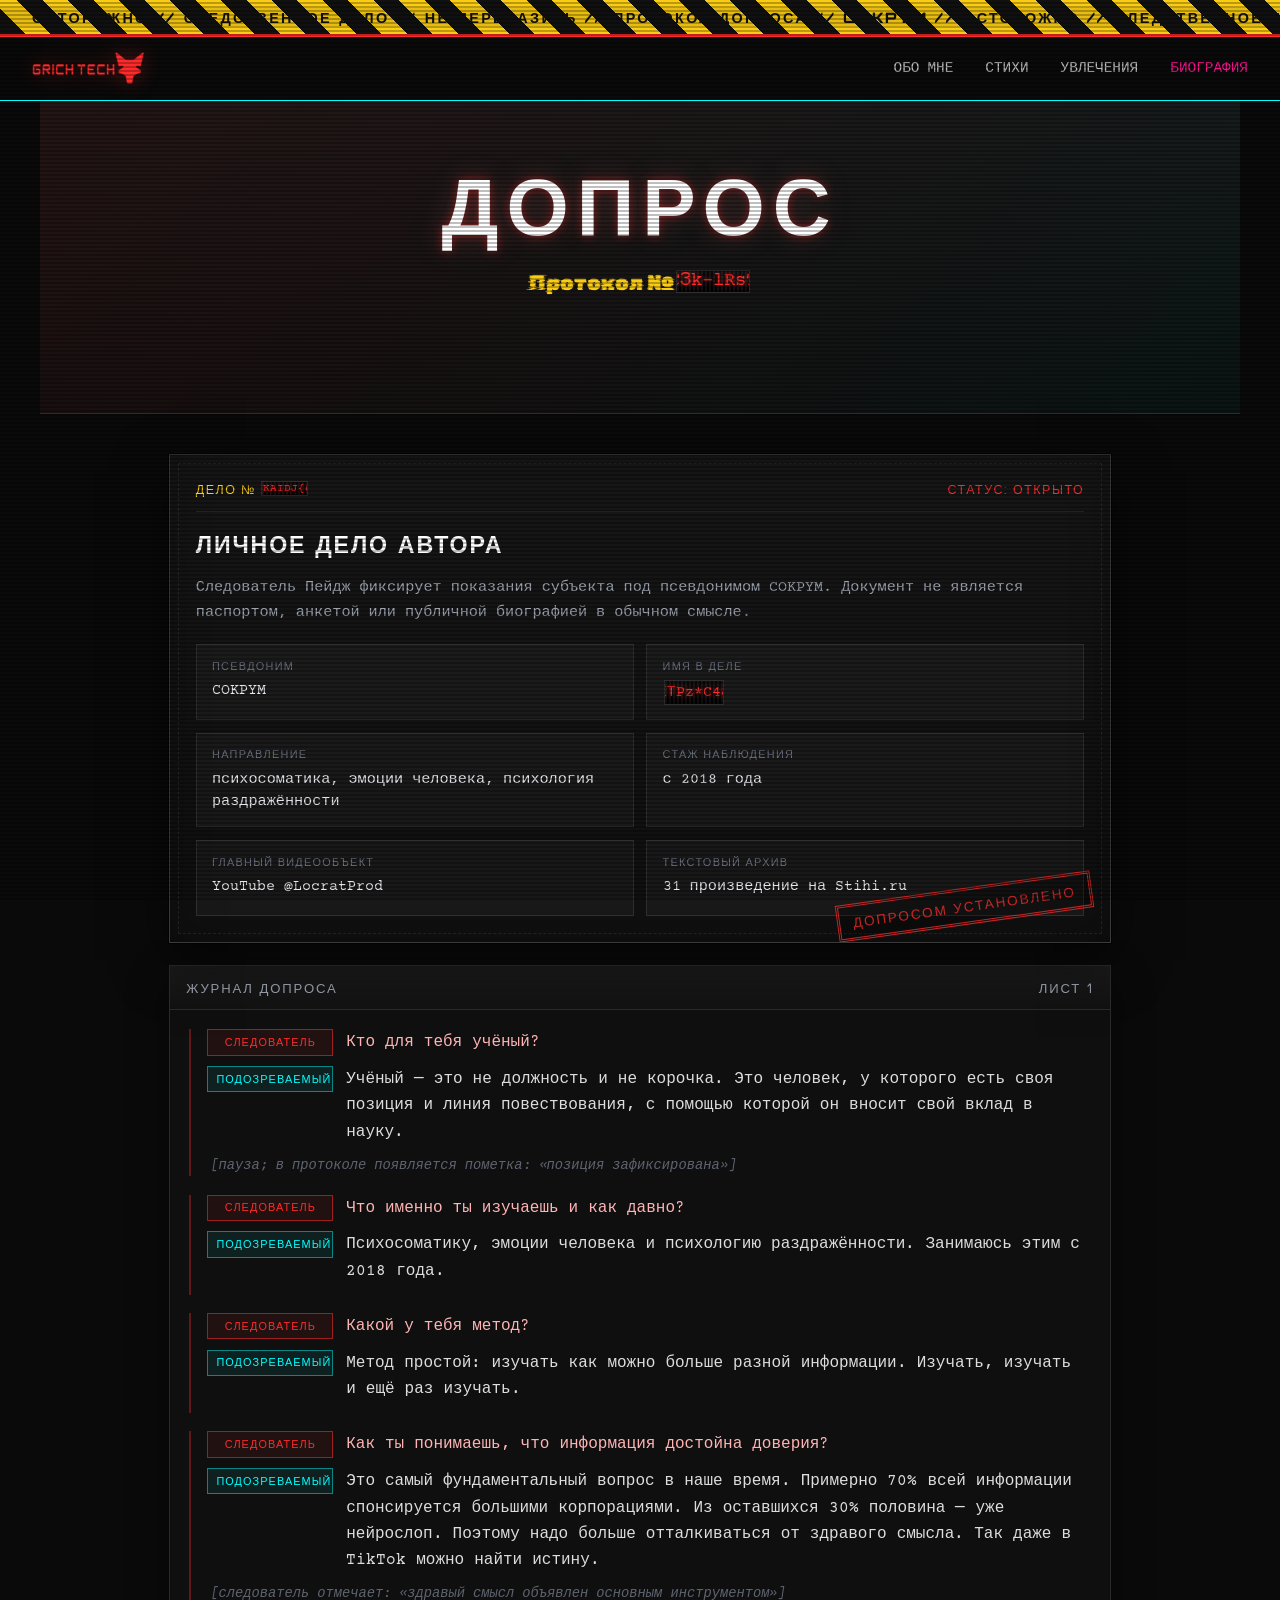
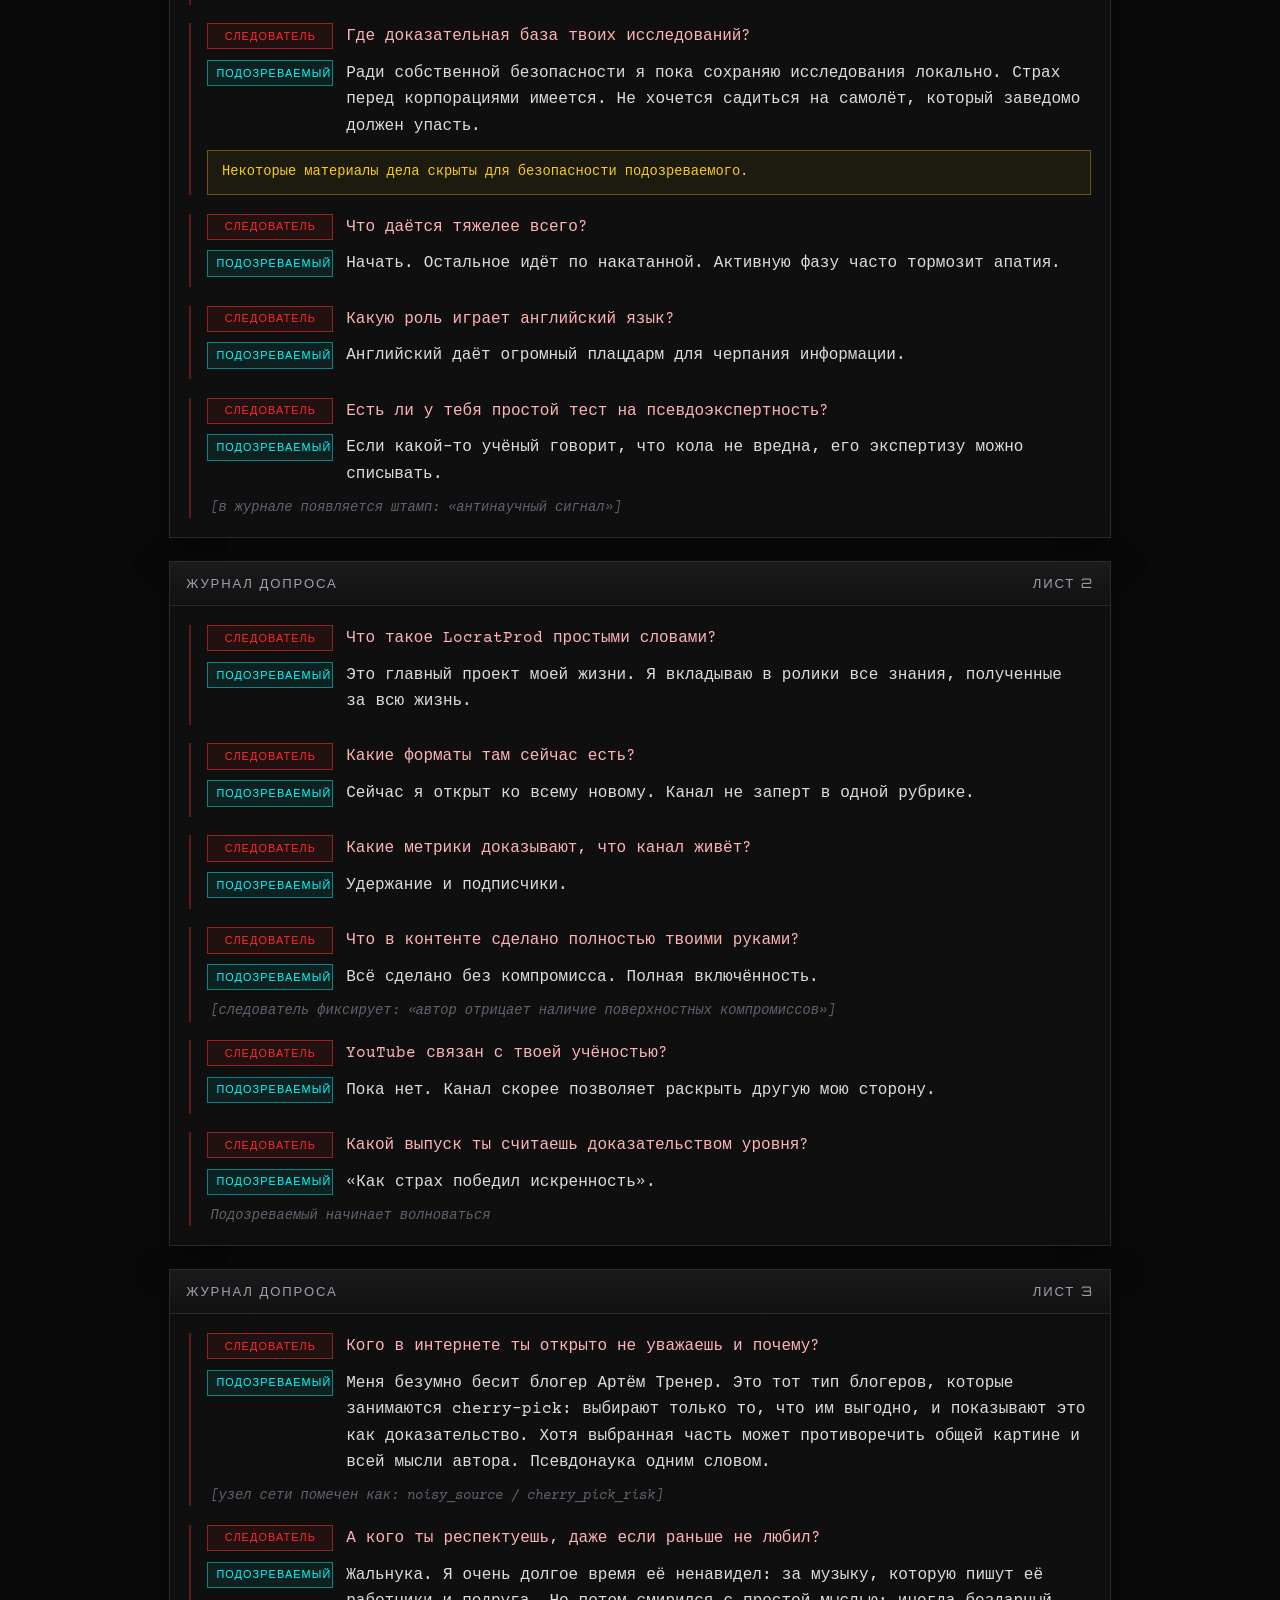
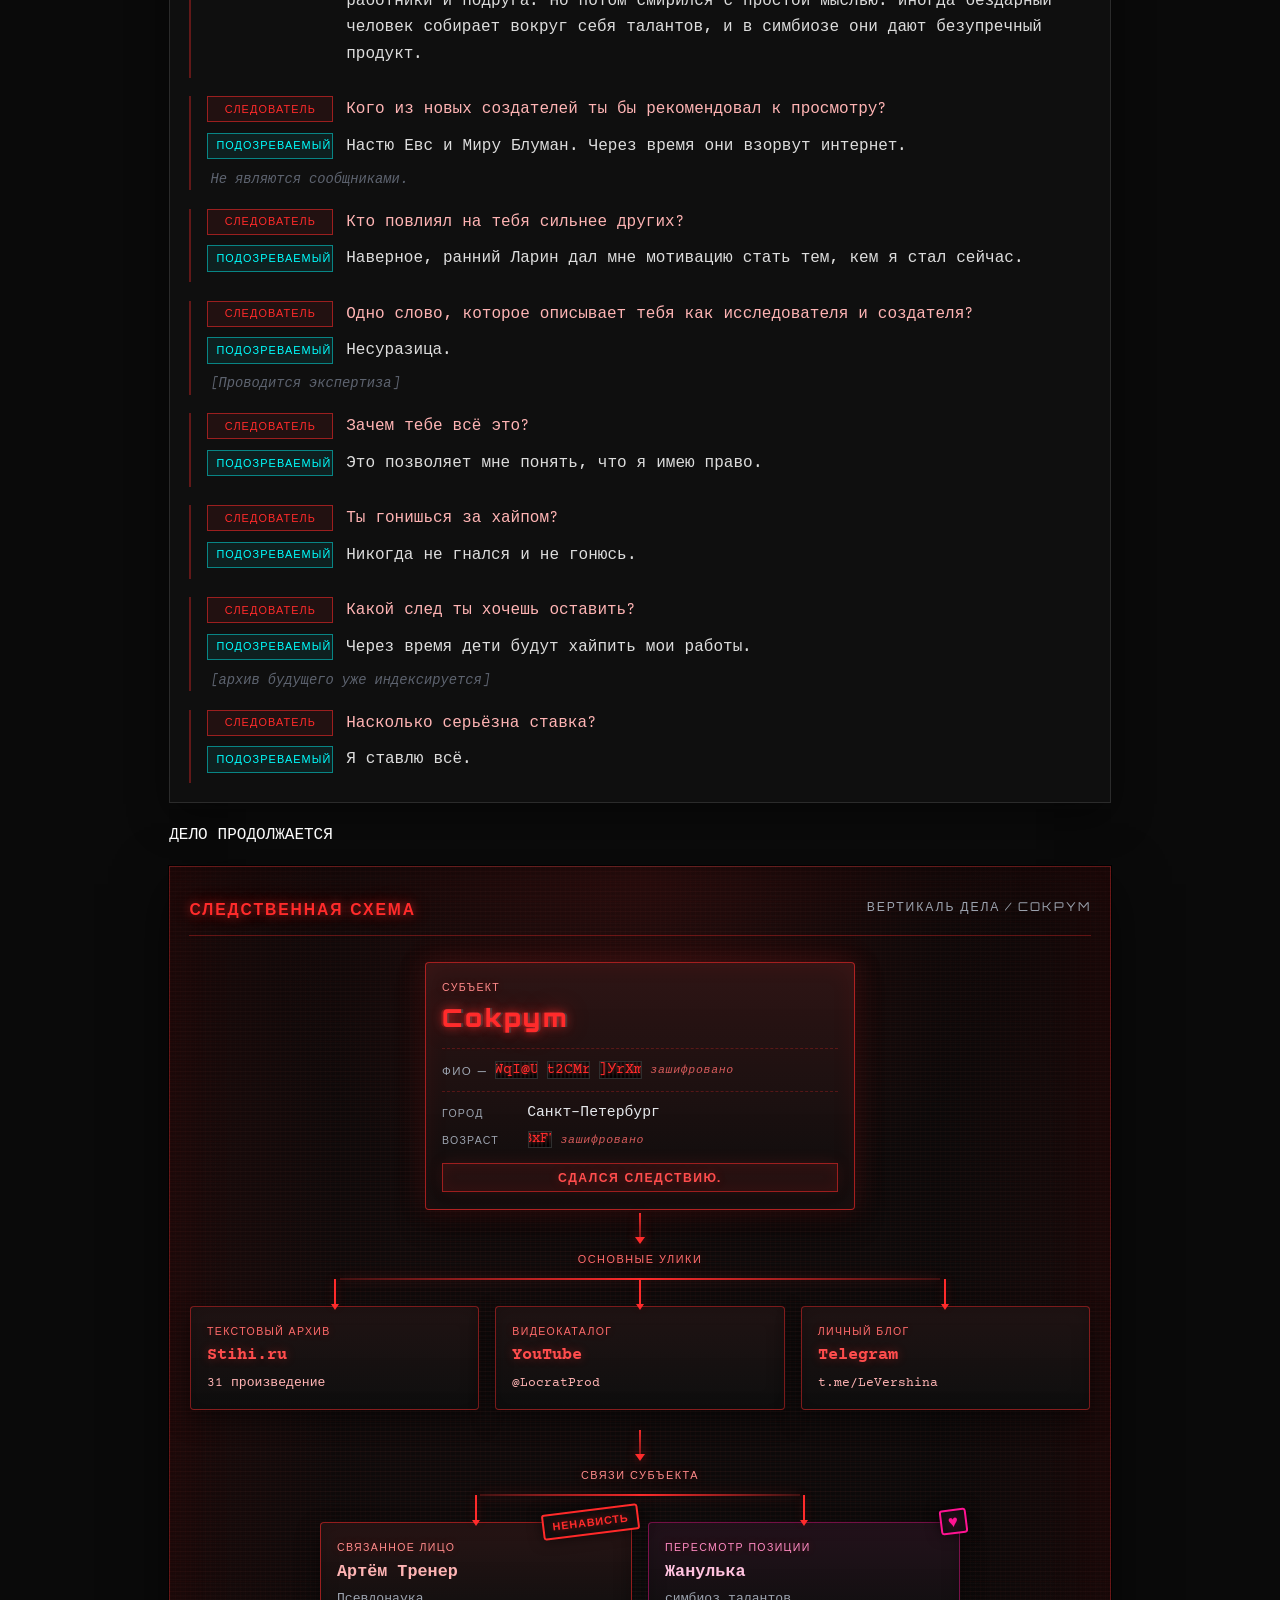
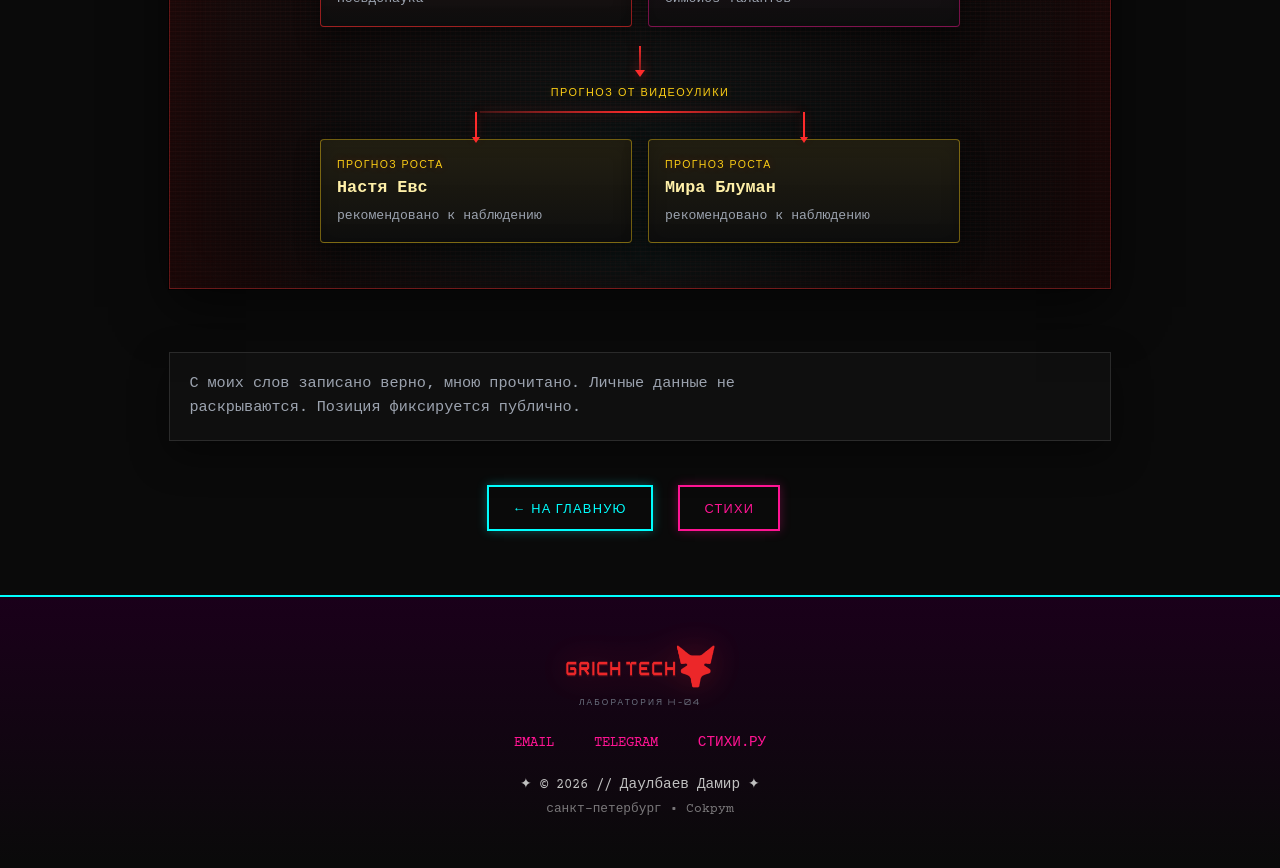
<file: bio.html>
<!DOCTYPE html>
<html lang="ru">
<head>
<meta charset="UTF-8">
<link rel="icon" type="image/png" sizes="64x64" href="favicon.png">
<link rel="apple-touch-icon" href="favicon-180.png">
<meta name="viewport" content="width=device-width, initial-scale=1">
<title>ПРОТОКОЛ ДОПРОСА // COKPYM</title>
<link rel="stylesheet" href="blog.css?v=13">
</head>
<body>

<div class="marquee-container case-tape">
  <div class="marquee">
    <span>ОСТОРОЖНО // СЛЕДСТВЕННОЕ ДЕЛО // НЕ ПЕРЕЛАЗИТЬ // ПРОТОКОЛ ДОПРОСА // COKPYM // ОСТОРОЖНО // СЛЕДСТВЕННОЕ ДЕЛО // НЕ ПЕРЕЛАЗИТЬ // ПРОТОКОЛ ДОПРОСА // COKPYM //</span>
    <span>ОСТОРОЖНО // СЛЕДСТВЕННОЕ ДЕЛО // НЕ ПЕРЕЛАЗИТЬ // ПРОТОКОЛ ДОПРОСА // COKPYM // ОСТОРОЖНО // СЛЕДСТВЕННОЕ ДЕЛО // НЕ ПЕРЕЛАЗИТЬ // ПРОТОКОЛ ДОПРОСА // COKPYM //</span>
  </div>
</div>

<nav>
  <a href="index.html" class="logo red"><img src="logo-horiz-red.png" alt="GrichTech" width="112" height="32"></a>
  <ul>
    <li><a href="index.html#about">Обо мне</a></li>
    <li><a href="poems.html">Стихи</a></li>
    <li><a href="hobbies.html">Увлечения</a></li>
    <li><a href="bio.html" class="active">Биография</a></li>
  </ul>
</nav>

<section class="hero small case-hero">
  <div class="hero-content">
    <h1 class="page-title">ДОПРОС</h1>
    <p class="tagline">Протокол №<span class="redacted">№ COKPYM-2026</span></p>
  </div>
</section>

<section class="case-room">

  <div class="case-file">
    <div class="case-top">
      <div class="case-number">ДЕЛО № <span class="redacted">COKPYM-2026</span></div>
      <div class="case-status">СТАТУС: ОТКРЫТО</div>
    </div>

    <h2 class="case-title">Личное дело автора</h2>
    <p class="case-subtitle">
      Следователь Пейдж фиксирует показания субъекта под псевдонимом COKPYM.
      Документ не является паспортом, анкетой или публичной биографией в обычном смысле.
    </p>

    <div class="case-meta">
      <div class="field">
        <span class="field-label">Псевдоним</span>
        <span class="field-value">COKPYM</span>
      </div>
      <div class="field">
        <span class="field-label">Имя в деле</span>
        <span class="field-value redacted">Даулбаев Дамир</span>
      </div>
      <div class="field">
        <span class="field-label">Направление</span>
        <span class="field-value">психосоматика, эмоции человека, психология раздражённости</span>
      </div>
      <div class="field">
        <span class="field-label">Стаж наблюдения</span>
        <span class="field-value">с 2018 года</span>
      </div>
      <div class="field">
        <span class="field-label">Главный видеообъект</span>
        <span class="field-value">YouTube @LocratProd</span>
      </div>
      <div class="field">
        <span class="field-label">Текстовый архив</span>
        <span class="field-value">31 произведение на Stihi.ru</span>
      </div>
    </div>

    <div class="stamp">ДОПРОСОМ УСТАНОВЛЕНО</div>
  </div>

  <div class="interrogation-log">
    <div class="log-header">
      <span>ЖУРНАЛ ДОПРОСА</span>
      <span>ЛИСТ 1</span>
    </div>
    <div class="log-body">

      <article class="qa">
        <div class="speaker investigator">
          <span class="badge">Следователь</span>
          <p>Кто для тебя учёный?</p>
        </div>
        <div class="speaker suspect">
          <span class="badge">Подозреваемый</span>
          <p>Учёный — это не должность и не корочка. Это человек, у которого есть своя позиция и линия повествования, с помощью которой он вносит свой вклад в науку.</p>
        </div>
        <div class="note">[пауза; в протоколе появляется пометка: «позиция зафиксирована»]</div>
      </article>

      <article class="qa">
        <div class="speaker investigator">
          <span class="badge">Следователь</span>
          <p>Что именно ты изучаешь и как давно?</p>
        </div>
        <div class="speaker suspect">
          <span class="badge">Подозреваемый</span>
          <p>Психосоматику, эмоции человека и психологию раздражённости. Занимаюсь этим с 2018 года.</p>
        </div>
      </article>

      <article class="qa">
        <div class="speaker investigator">
          <span class="badge">Следователь</span>
          <p>Какой у тебя метод?</p>
        </div>
        <div class="speaker suspect">
          <span class="badge">Подозреваемый</span>
          <p>Метод простой: изучать как можно больше разной информации. Изучать, изучать и ещё раз изучать.</p>
        </div>
      </article>

      <article class="qa">
        <div class="speaker investigator">
          <span class="badge">Следователь</span>
          <p>Как ты понимаешь, что информация достойна доверия?</p>
        </div>
        <div class="speaker suspect">
          <span class="badge">Подозреваемый</span>
          <p>Это самый фундаментальный вопрос в наше время. Примерно 70% всей информации спонсируется большими корпорациями. Из оставшихся 30% половина — уже нейрослоп. Поэтому надо больше отталкиваться от здравого смысла. Так даже в TikTok можно найти истину.</p>
        </div>
        <div class="note">[следователь отмечает: «здравый смысл объявлен основным инструментом»]</div>
      </article>

      <article class="qa">
        <div class="speaker investigator">
          <span class="badge">Следователь</span>
          <p>Где доказательная база твоих исследований?</p>
        </div>
        <div class="speaker suspect">
          <span class="badge">Подозреваемый</span>
          <p>Ради собственной безопасности я пока сохраняю исследования локально. Страх перед корпорациями имеется. Не хочется садиться на самолёт, который заведомо должен упасть.</p>
        </div>
        <div class="evidence-note">Некоторые материалы дела скрыты для безопасности подозреваемого.</div>
      </article>

      <article class="qa">
        <div class="speaker investigator">
          <span class="badge">Следователь</span>
          <p>Что даётся тяжелее всего?</p>
        </div>
        <div class="speaker suspect">
          <span class="badge">Подозреваемый</span>
          <p>Начать. Остальное идёт по накатанной. Активную фазу часто тормозит апатия.</p>
        </div>
      </article>

      <article class="qa">
        <div class="speaker investigator">
          <span class="badge">Следователь</span>
          <p>Какую роль играет английский язык?</p>
        </div>
        <div class="speaker suspect">
          <span class="badge">Подозреваемый</span>
          <p>Английский даёт огромный плацдарм для черпания информации.</p>
        </div>
      </article>

      <article class="qa">
        <div class="speaker investigator">
          <span class="badge">Следователь</span>
          <p>Есть ли у тебя простой тест на псевдоэкспертность?</p>
        </div>
        <div class="speaker suspect">
          <span class="badge">Подозреваемый</span>
          <p>Если какой-то учёный говорит, что кола не вредна, его экспертизу можно списывать.</p>
        </div>
        <div class="note">[в журнале появляется штамп: «антинаучный сигнал»]</div>
      </article>

    </div>
  </div>

  <div class="interrogation-log">
    <div class="log-header">
      <span>ЖУРНАЛ ДОПРОСА</span>
      <span>ЛИСТ 2</span>
    </div>
    <div class="log-body">

      <article class="qa">
        <div class="speaker investigator">
          <span class="badge">Следователь</span>
          <p>Что такое LocratProd простыми словами?</p>
        </div>
        <div class="speaker suspect">
          <span class="badge">Подозреваемый</span>
          <p>Это главный проект моей жизни. Я вкладываю в ролики все знания, полученные за всю жизнь.</p>
        </div>
      </article>

      <article class="qa">
        <div class="speaker investigator">
          <span class="badge">Следователь</span>
          <p>Какие форматы там сейчас есть?</p>
        </div>
        <div class="speaker suspect">
          <span class="badge">Подозреваемый</span>
          <p>Сейчас я открыт ко всему новому. Канал не заперт в одной рубрике.</p>
        </div>
      </article>

      <article class="qa">
        <div class="speaker investigator">
          <span class="badge">Следователь</span>
          <p>Какие метрики доказывают, что канал живёт?</p>
        </div>
        <div class="speaker suspect">
          <span class="badge">Подозреваемый</span>
          <p>Удержание и подписчики.</p>
        </div>
      </article>

      <article class="qa">
        <div class="speaker investigator">
          <span class="badge">Следователь</span>
          <p>Что в контенте сделано полностью твоими руками?</p>
        </div>
        <div class="speaker suspect">
          <span class="badge">Подозреваемый</span>
          <p>Всё сделано без компромисса. Полная включённость.</p>
        </div>
        <div class="note">[следователь фиксирует: «автор отрицает наличие поверхностных компромиссов»]</div>
      </article>

      <article class="qa">
        <div class="speaker investigator">
          <span class="badge">Следователь</span>
          <p>YouTube связан с твоей учёностью?</p>
        </div>
        <div class="speaker suspect">
          <span class="badge">Подозреваемый</span>
          <p>Пока нет. Канал скорее позволяет раскрыть другую мою сторону.</p>
        </div>
      </article>

      <article class="qa">
        <div class="speaker investigator">
          <span class="badge">Следователь</span>
          <p>Какой выпуск ты считаешь доказательством уровня?</p>
        </div>
        <div class="speaker suspect">
          <span class="badge">Подозреваемый</span>
          <p>«Как страх победил искренность».</p>
        </div>
        <div class="note">Подозреваемый начинает волноваться</div>
      </article>

    </div>
  </div>

  <div class="interrogation-log">
    <div class="log-header">
      <span>ЖУРНАЛ ДОПРОСА</span>
      <span>ЛИСТ 3</span>
    </div>
    <div class="log-body">

      <article class="qa">
        <div class="speaker investigator">
          <span class="badge">Следователь</span>
          <p>Кого в интернете ты открыто не уважаешь и почему?</p>
        </div>
        <div class="speaker suspect">
          <span class="badge">Подозреваемый</span>
          <p>Меня безумно бесит блогер Артём Тренер. Это тот тип блогеров, которые занимаются cherry-pick: выбирают только то, что им выгодно, и показывают это как доказательство. Хотя выбранная часть может противоречить общей картине и всей мысли автора. Псевдонаука одним словом.</p>
        </div>
        <div class="note">[узел сети помечен как: noisy_source / cherry_pick_risk]</div>
      </article>

      <article class="qa">
        <div class="speaker investigator">
          <span class="badge">Следователь</span>
          <p>А кого ты респектуешь, даже если раньше не любил?</p>
        </div>
        <div class="speaker suspect">
          <span class="badge">Подозреваемый</span>
          <p>Жальнука. Я очень долгое время её ненавидел: за музыку, которую пишут её работники и подруга. Но потом смирился с простой мыслью: иногда бездарный человек собирает вокруг себя талантов, и в симбиозе они дают безупречный продукт.</p>
        </div>
      </article>

      <article class="qa">
        <div class="speaker investigator">
          <span class="badge">Следователь</span>
          <p>Кого из новых создателей ты бы рекомендовал к просмотру?</p>
        </div>
        <div class="speaker suspect">
          <span class="badge">Подозреваемый</span>
          <p>Настю Евс и Миру Блуман. Через время они взорвут интернет.</p>
        </div>
        <div class="note">Не являются сообщниками.</div>
      </article>

      <article class="qa">
        <div class="speaker investigator">
          <span class="badge">Следователь</span>
          <p>Кто повлиял на тебя сильнее других?</p>
        </div>
        <div class="speaker suspect">
          <span class="badge">Подозреваемый</span>
          <p>Наверное, ранний Ларин дал мне мотивацию стать тем, кем я стал сейчас.</p>
        </div>
      </article>

      <article class="qa">
        <div class="speaker investigator">
          <span class="badge">Следователь</span>
          <p>Одно слово, которое описывает тебя как исследователя и создателя?</p>
        </div>
        <div class="speaker suspect">
          <span class="badge">Подозреваемый</span>
          <p>Несуразица.</p>
        </div>
        <div class="note">[Проводится экспертиза]</div>
      </article>

      <article class="qa">
        <div class="speaker investigator">
          <span class="badge">Следователь</span>
          <p>Зачем тебе всё это?</p>
        </div>
        <div class="speaker suspect">
          <span class="badge">Подозреваемый</span>
          <p>Это позволяет мне понять, что я имею право.</p>
        </div>
      </article>

      <article class="qa">
        <div class="speaker investigator">
          <span class="badge">Следователь</span>
          <p>Ты гонишься за хайпом?</p>
        </div>
        <div class="speaker suspect">
          <span class="badge">Подозреваемый</span>
          <p>Никогда не гнался и не гонюсь.</p>
        </div>
      </article>

      <article class="qa">
        <div class="speaker investigator">
          <span class="badge">Следователь</span>
          <p>Какой след ты хочешь оставить?</p>
        </div>
        <div class="speaker suspect">
          <span class="badge">Подозреваемый</span>
          <p>Через время дети будут хайпить мои работы.</p>
        </div>
        <div class="note">[архив будущего уже индексируется]</div>
      </article>

      <article class="qa">
        <div class="speaker investigator">
          <span class="badge">Следователь</span>
          <p>Насколько серьёзна ставка?</p>
        </div>
        <div class="speaker suspect">
          <span class="badge">Подозреваемый</span>
          <p>Я ставлю всё.</p>
        </div>
      </article>

    </div>
  </div>

  <div class="case-divider">ДЕЛО ПРОДОЛЖАЕТСЯ</div>

  <div class="case-map">
    <div class="map-head">
      <span class="map-head-title">СЛЕДСТВЕННАЯ СХЕМА</span>
      <span class="map-head-sub">ВЕРТИКАЛЬ ДЕЛА / COKPYM</span>
    </div>

    <div class="map-tree">

      <div class="map-node subject">
        <span class="node-label">СУБЪЕКТ</span>
        <span class="node-title callsign">Cokpym</span>

        <div class="fio-line" aria-label="ФИО скрыто следствием">
          <span class="fio-label">ФИО —</span>
          <span class="redacted" aria-hidden="true">*******</span>
          <span class="redacted" aria-hidden="true">*******</span>
          <span class="redacted" aria-hidden="true">*******</span>
          <span class="fio-hint">зашифровано</span>
        </div>

        <div class="subject-fields">
          <div class="field-row">
            <span class="field-key">ГОРОД</span>
            <span class="field-val">Санкт-Петербург</span>
          </div>
          <div class="field-row">
            <span class="field-key">ВОЗРАСТ</span>
            <span class="redacted" aria-hidden="true">****</span>
            <span class="fio-hint">зашифровано</span>
          </div>
        </div>

        <span class="surrender">Сдался следствию.</span>
      </div>

      <div class="map-branch main-evidence">
        <div class="branch-stem" aria-hidden="true"></div>
        <div class="branch-title">ОСНОВНЫЕ УЛИКИ</div>
        <div class="branch-row">
          <a class="map-node link" href="https://stihi.ru/avtor/peydzh" target="_blank" rel="noopener">
            <span class="node-label">ТЕКСТОВЫЙ АРХИВ</span>
            <span class="node-title">Stihi.ru</span>
            <span class="node-note">31 произведение</span>
          </a>
          <a class="map-node link" href="https://www.youtube.com/@LocratProd" target="_blank" rel="noopener">
            <span class="node-label">ВИДЕОКАТАЛОГ</span>
            <span class="node-title">YouTube</span>
            <span class="node-note">@LocratProd</span>
          </a>
          <a class="map-node link" href="https://t.me/LeVershina" target="_blank" rel="noopener">
            <span class="node-label">Личный блог</span>
            <span class="node-title">Telegram</span>
            <span class="node-note">t.me/LeVershina</span>
          </a>
        </div>
      </div>

      <div class="map-branch side">
        <div class="branch-stem" aria-hidden="true"></div>
        <div class="branch-title">СВЯЗИ СУБЪЕКТА</div>
        <div class="branch-row two">
          <div class="map-node hostile">
            <span class="marker hate">Ненависть</span>
            <span class="node-label">СВЯЗАННОЕ ЛИЦО</span>
            <span class="node-title">Артём Тренер</span>
            <span class="node-note">Псевдонаука</span>
          </div>
          <div class="map-node friendly">
            <span class="marker love">♥</span>
            <span class="node-label">ПЕРЕСМОТР ПОЗИЦИИ</span>
            <span class="node-title">Жанулька</span>
            <span class="node-note">симбиоз талантов</span>
          </div>
        </div>
      </div>

      <div class="map-branch from-youtube">
        <div class="branch-stem" aria-hidden="true"></div>
        <div class="branch-title">ПРОГНОЗ ОТ ВИДЕОУЛИКИ</div>
        <div class="branch-row two">
          <div class="map-node forecast">
            <span class="node-label">ПРОГНОЗ РОСТА</span>
            <span class="node-title">Настя Евс</span>
            <span class="node-note">рекомендовано к наблюдению</span>
          </div>
          <div class="map-node forecast">
            <span class="node-label">ПРОГНОЗ РОСТА</span>
            <span class="node-title">Мира Блуман</span>
            <span class="node-note">рекомендовано к наблюдению</span>
          </div>
        </div>
      </div>

    </div>
  </div>

  <div class="closing">
    <p>
      С моих слов записано верно, мною прочитано.
      Личные данные не раскрываются. Позиция фиксируется публично.
    </p>
  </div>

  <div class="case-actions">
    <a href="index.html" class="y2k-btn cyan">← На главную</a>
    <a href="poems.html" class="y2k-btn">Стихи</a>
  </div>

</section>

<footer>
  <div class="site-brand red">
    <img src="logo-horiz-red.png" alt="GrichTech">
    <span class="site-brand-cap">лаборатория H-04</span>
  </div>
  <div>
    <a href="mailto:Peydzh.work@yandex.ru">EMAIL</a>
    <a href="https://t.me/LeVershina" target="_blank" rel="noopener">TELEGRAM</a>
    <a href="https://stihi.ru/avtor/peydzh" target="_blank" rel="noopener">СТИХИ.РУ</a>
  </div>
  <p style="margin-top:1.5rem;">✦ © 2026 // Даулбаев Дамир ✦</p>
  <p style="margin-top:.5rem;font-size:.8rem;opacity:.6;">санкт-петербург • Cokpym</p>
</footer>

<script>
(function(){
  if(window.__redactedInit) return;
  window.__redactedInit = true;

  var CHARS='ABCDEFGHIJKLMNOPQRSTUVWXYZabcdefghijklmnopqrstuvwxyz0123456789#$%&@!?*+=-/<>[]{}█▓▒░';
  var WORDS=['COKPYM','СКРЫТО','УЛИКА','DELLO','NULL','DATA','404','***','НЕТ','ЗАКРЫТО'];

  var nodes=document.querySelectorAll('.redacted');
  if(!nodes.length) return;

  function randChar(){
    return CHARS.charAt(Math.floor(Math.random()*CHARS.length));
  }
  function randWord(){
    return WORDS[Math.floor(Math.random()*WORDS.length)];
  }
  function scramble(len){
    if(!len || len < 1) len=8;
    if(Math.random() < .20){
      var w=randWord();
      if(w.length >= len){ return w.slice(0,len); }
      while(w.length < len){ w += randChar(); }
      return w;
    }
    var out='';
    for(var i=0;i<len;i++){
      if(Math.random() < .14){ out += randWord().charAt(0); }
      else { out += randChar(); }
    }
    return out;
  }
  function update(){
    for(var i=0;i<nodes.length;i++){
      var node=nodes[i];
      var original=node.getAttribute('data-original');
      if(original===null){
        original=(node.textContent||'').trim();
        node.setAttribute('data-original', original);
      }
      var len=original.length || 8;
      if(len < 4) len=4;
      if(len > 10) len=10;
      var s=scramble(len);
      node.setAttribute('data-scramble', s);
      node.style.setProperty('--rlen', s.length);
    }
  }
  update();
  setInterval(update, 130);
})();
</script>

</body>
</html>
</file>
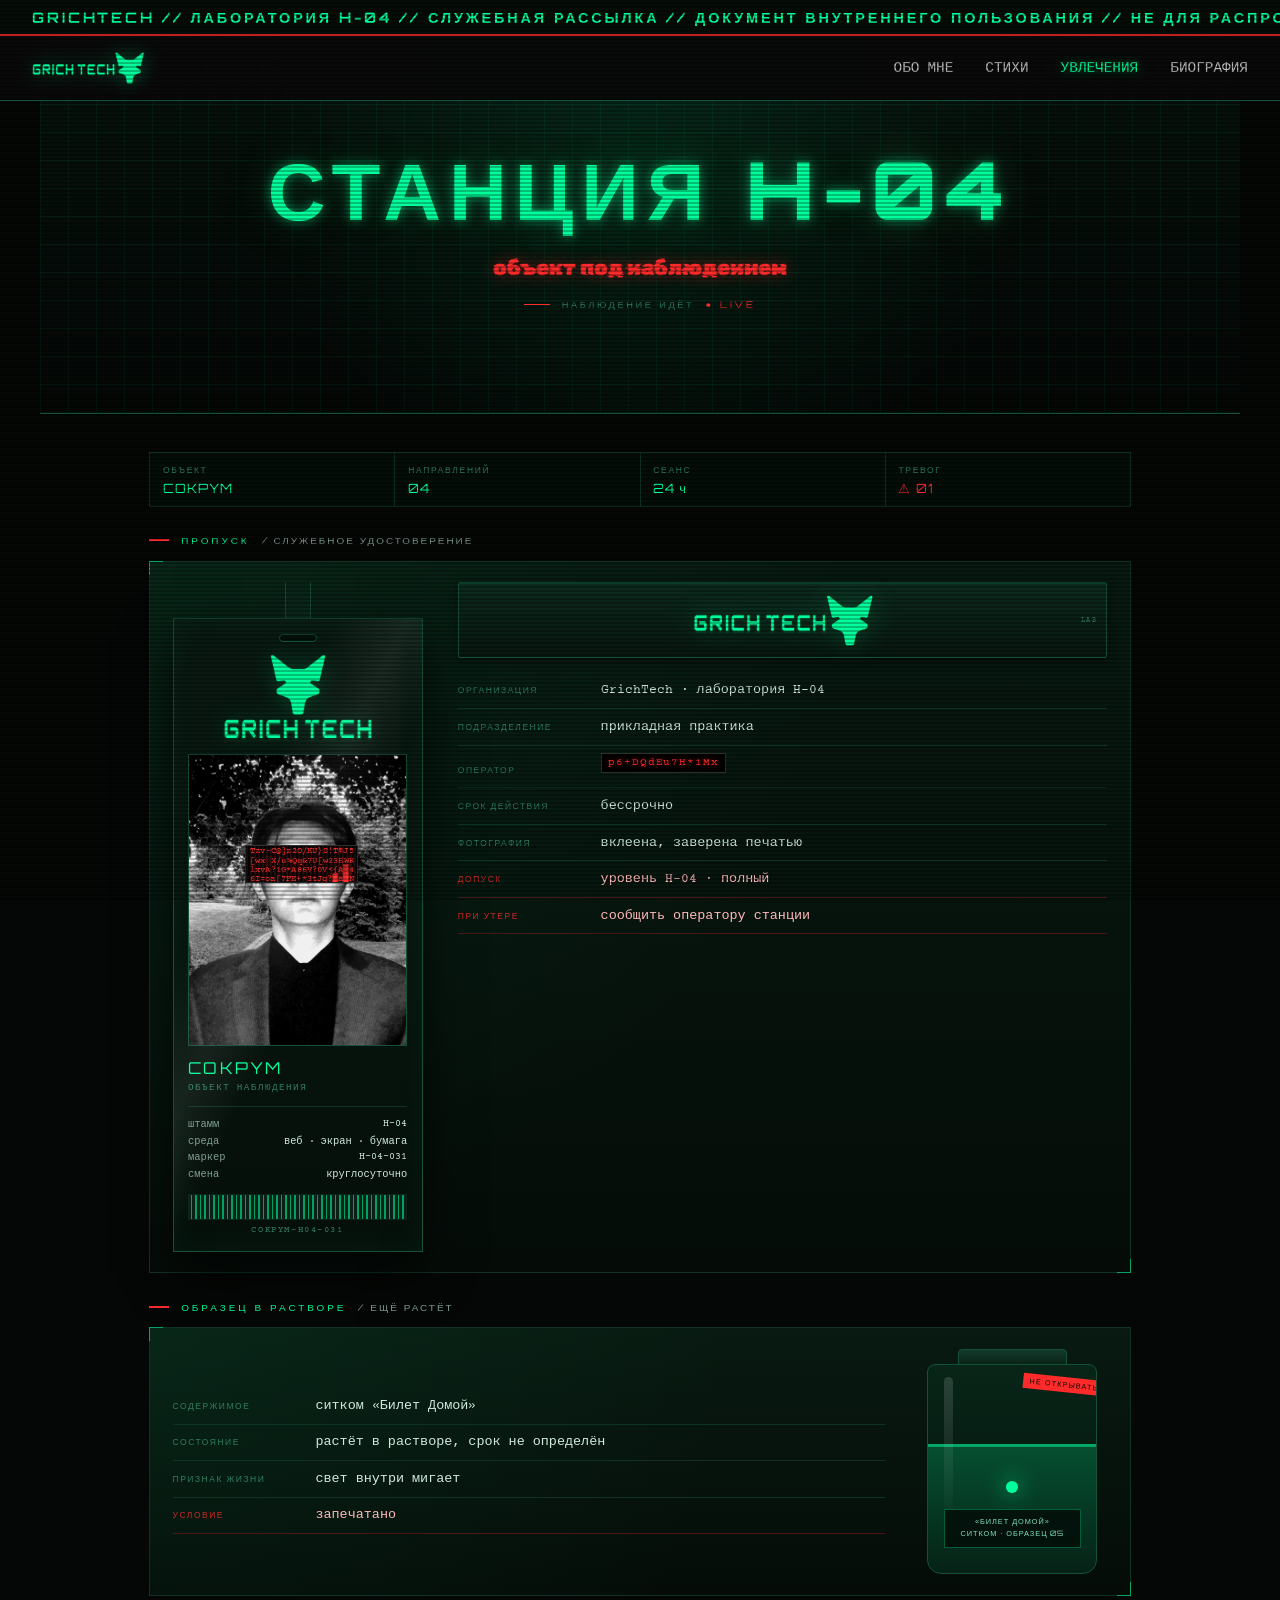
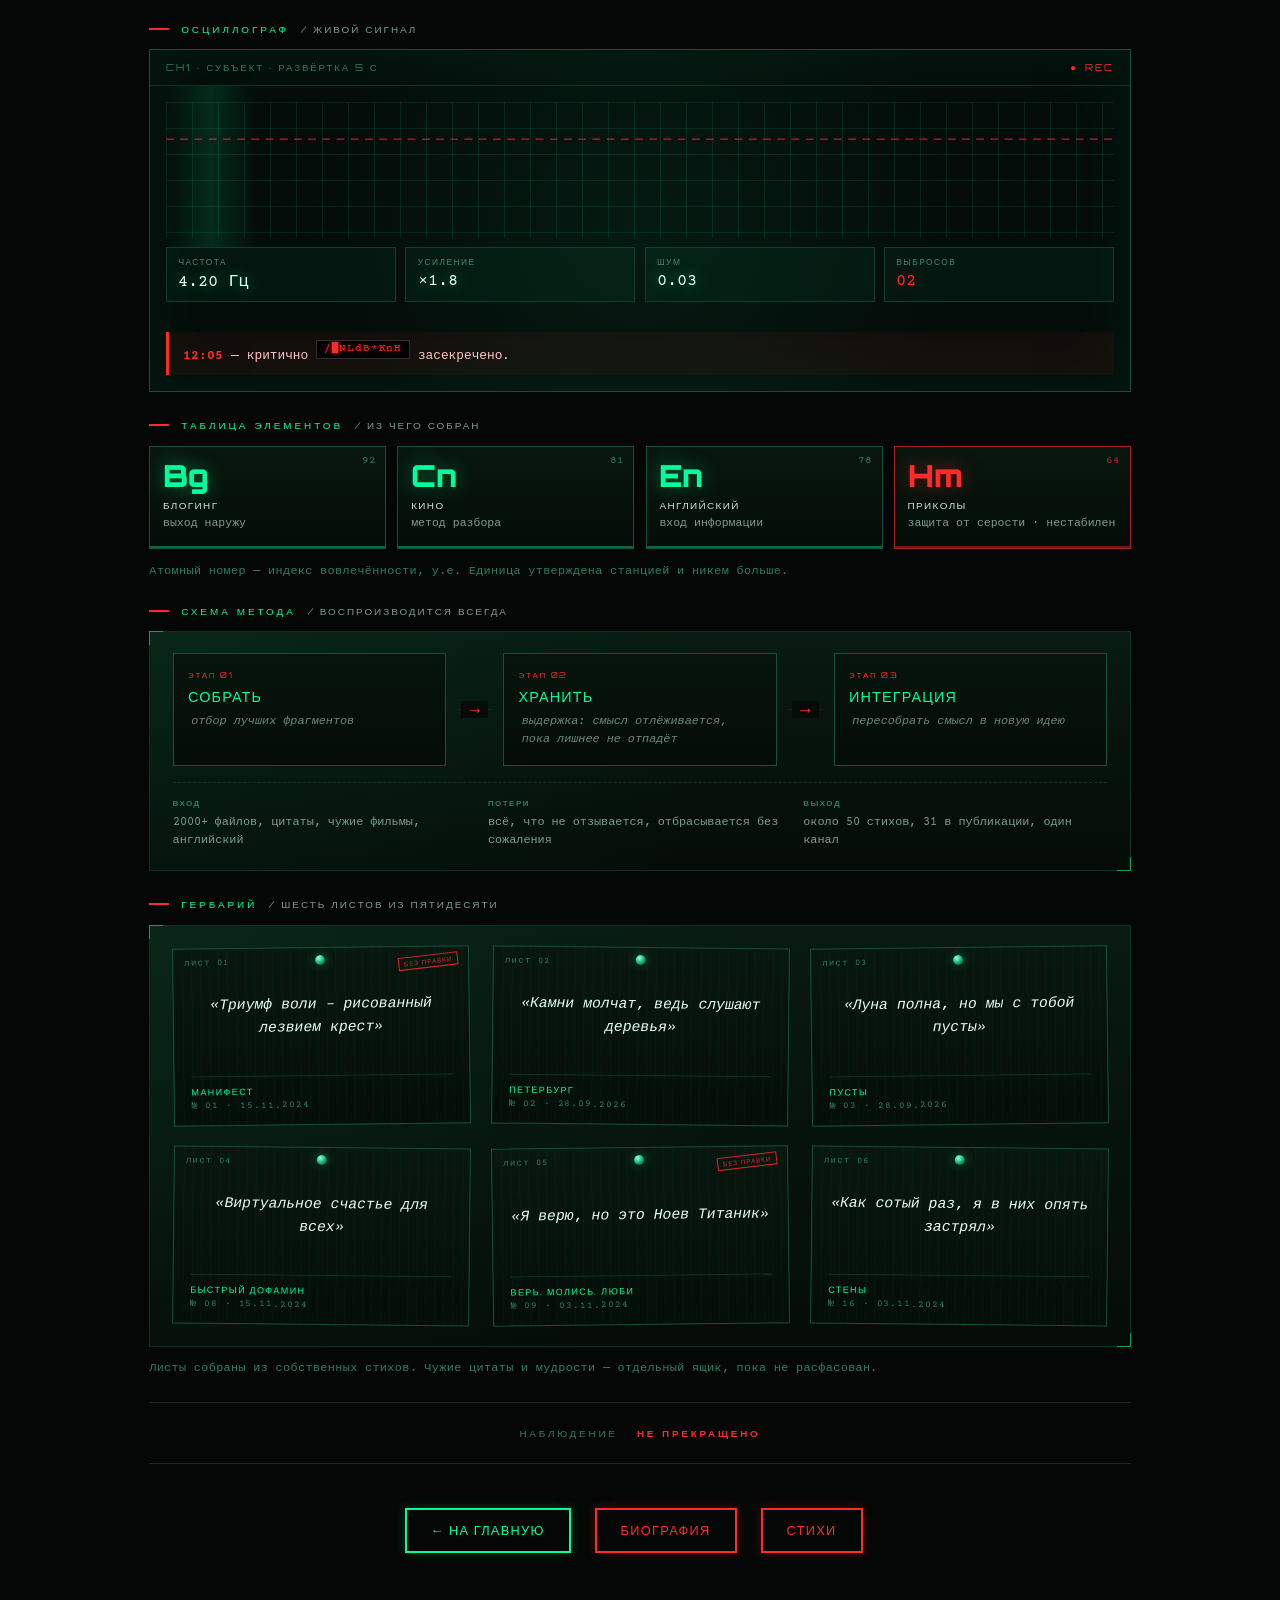
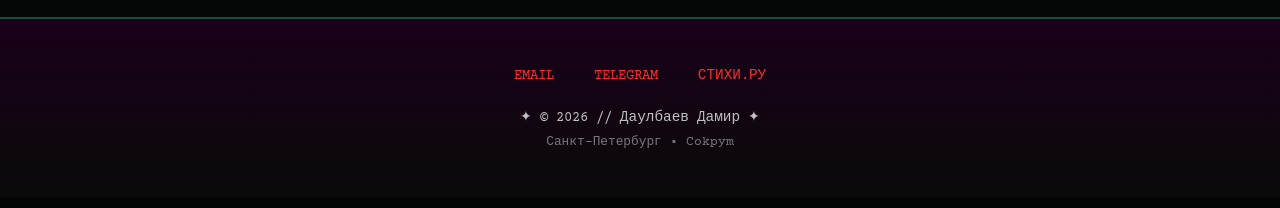
<file: hobbies.html>
<!DOCTYPE html>
<html lang="ru">
<head>
<meta charset="UTF-8">
<meta name="viewport" content="width=device-width, initial-scale=1">
<title>СТАНЦИЯ H-04 // COKPYM</title>
<meta name="description" content="Станция H-04: пропуск объекта, образец в растворе, осциллограф, таблица элементов и схема метода.">
<meta property="og:title" content="СТАНЦИЯ H-04 // COKPYM">
<meta property="og:description" content="Пропуск объекта, образец в растворе, осциллограф, таблица элементов и схема метода.">
<meta property="og:type" content="website">
<meta name="theme-color" content="#040705">
<link rel="icon" type="image/png" sizes="64x64" href="favicon.png">
<link rel="apple-touch-icon" href="favicon-180.png">
<link rel="stylesheet" href="blog.css?v=13">
<style>
:root{
  --bg:#040705;
  --panel2:#081a11;
  --line:#15513a;
  --line-soft:#0e3325;
  --g:#00ff9c;
  --g-soft:#7fe3bd;
  --g-dim:#2f7f5f;
  --r:#ff2b2b;
  --txt:#cfe9dd;
  --txt-dim:#7d9e90;
}

/* ── перекрытия чужой палитры ── */
body{background:var(--bg);}
nav{border-bottom:1px solid var(--line) !important;}
nav a:hover,nav a.active{color:var(--g) !important;text-shadow:0 0 12px rgba(0,255,156,.45);}
nav .logo{color:var(--g) !important;text-shadow:0 0 16px rgba(0,255,156,.5);}
footer{border-top:2px solid var(--line) !important;}
footer a{color:var(--r) !important;}
footer a:hover{color:var(--g) !important;}
.y2k-btn{border-color:var(--r) !important;color:var(--r) !important;box-shadow:0 0 10px rgba(255,43,43,.25) !important;}
.y2k-btn:hover{background:var(--r) !important;color:#040705 !important;box-shadow:0 0 28px rgba(255,43,43,.7) !important;}
.y2k-btn.cyan{border-color:var(--g) !important;color:var(--g) !important;box-shadow:0 0 10px rgba(0,255,156,.2) !important;}
.y2k-btn.cyan:hover{background:var(--g) !important;color:#040705 !important;box-shadow:0 0 28px rgba(0,255,156,.7) !important;}
.marquee-container{background:#060d09 !important;border-bottom:2px solid var(--r) !important;}
.marquee span{color:var(--g) !important;text-shadow:none !important;font-weight:700;letter-spacing:.2em;}
::selection{background:var(--r);color:#040705;}

/* ── hero ── */
.st-hero{
  background:
    radial-gradient(circle at 50% 30%,rgba(0,255,156,.10),transparent 58%),
    repeating-linear-gradient(0deg,rgba(0,255,156,.05) 0 1px,transparent 1px 28px),
    repeating-linear-gradient(90deg,rgba(0,255,156,.05) 0 1px,transparent 1px 28px),
    linear-gradient(180deg,#07130d,#040705) !important;
  border-bottom:1px solid var(--line);
}
.st-hero .page-title{color:var(--g) !important;text-shadow:0 0 12px rgba(0,255,156,.55),0 0 40px rgba(0,255,156,.22),0 0 80px rgba(255,43,43,.12) !important;}
.st-hero .tagline{color:var(--r) !important;text-shadow:0 0 16px rgba(255,43,43,.45);}
.st-hero-line{display:inline-flex;align-items:center;gap:.7rem;margin-top:1.2rem;
  font-family:'Orbitron',sans-serif;font-size:.58rem;letter-spacing:.28em;text-transform:uppercase;color:var(--g-dim);}
.st-hero-line i{display:block;width:26px;height:1px;background:var(--r);}
.st-live{color:var(--r);}
.st-live::before{content:"●";margin-right:.4rem;animation:blink 1.3s steps(1) infinite;}
@keyframes blink{0%,49%{opacity:1}50%,100%{opacity:.15}}

/* ── каркас ── */
.st-room{max-width:1020px;margin:0 auto;padding:2.4rem 1.2rem 4rem;display:grid;gap:1.7rem;}
.st-h{display:flex;align-items:center;gap:.75rem;font-family:'Orbitron',sans-serif;font-size:.62rem;
  letter-spacing:.3em;text-transform:uppercase;color:var(--g);margin:0 0 .9rem;}
.st-h::before{content:"";width:20px;height:2px;background:var(--r);flex:0 0 auto;}
.st-h span{color:var(--txt-dim);letter-spacing:.2em;}
.st-panel{position:relative;padding:1.3rem 1.4rem;
  background:
    radial-gradient(circle at 0% 0%,rgba(0,255,156,.055),transparent 58%),
    linear-gradient(180deg,var(--panel2),#050c08);
  border:1px solid var(--line-soft);}
.st-panel::before,.st-panel::after{content:"";position:absolute;width:13px;height:13px;border:1px solid var(--g);opacity:.55;}
.st-panel::before{top:-1px;left:-1px;border-right:0;border-bottom:0;}
.st-panel::after{bottom:-1px;right:-1px;border-left:0;border-top:0;}

/* ── статус-строка ── */
.st-bar{display:grid;grid-template-columns:repeat(4,minmax(0,1fr));gap:1px;background:var(--line-soft);border:1px solid var(--line-soft);}
.st-cell{background:#050d09;padding:.65rem .8rem;}
.st-cell .k{display:block;font-family:'Orbitron',sans-serif;font-size:.53rem;letter-spacing:.2em;color:var(--g-dim);text-transform:uppercase;}
.st-cell .v{display:block;margin-top:.3rem;font-family:'Orbitron',sans-serif;font-size:.8rem;letter-spacing:.08em;color:var(--g);}
.st-cell.red .v{color:var(--r);}
.st-cell.red .v::before{content:"⚠ ";}

/* ── строки данных ── */
.st-rows{display:grid;}
.st-row{display:grid;grid-template-columns:130px 1fr;gap:.8rem;padding:.48rem 0;
  border-bottom:1px solid var(--line-soft);align-items:baseline;}
.st-row .k{font-family:'Orbitron',sans-serif;font-size:.53rem;letter-spacing:.18em;color:var(--g-dim);text-transform:uppercase;}
.st-row .v{color:var(--txt);font-size:.84rem;line-height:1.5;}
.st-row.red{border-bottom-color:rgba(255,43,43,.25);}
.st-row.red .k{color:var(--r);opacity:.8;}
.st-row.red .v{color:#ffb8b8;}

/* ══════════ ПРОПУСК ══════════ */
.st-badge-wrap{display:grid;grid-template-columns:250px 1fr;grid-template-rows:auto 1fr;
  gap:0 2.2rem;align-items:center;}
.st-badge-col{grid-column:1;grid-row:1 / span 2;align-self:center;display:grid;justify-items:center;}
.st-badge-wrap .st-rows{grid-column:2;grid-row:2;align-self:start;}
.st-strap{width:26px;height:36px;border-left:1px solid var(--line);border-right:1px solid var(--line);
  background:linear-gradient(180deg,transparent,#0d2a1e);}
.st-badge{position:relative;width:100%;max-width:250px;padding:.9rem .9rem 1rem;overflow:hidden;
  background:linear-gradient(180deg,#0a1a12,#050f0a);border:1px solid var(--line);
  box-shadow:0 20px 45px rgba(0,0,0,.7),inset 0 0 30px rgba(0,255,156,.05);}
.st-badge::after{content:"";position:absolute;inset:0;pointer-events:none;
  background:linear-gradient(115deg,transparent 30%,rgba(255,255,255,.07) 43%,transparent 54%);}
.st-badge-slot{width:38px;height:8px;margin:0 auto .75rem;border-radius:4px;
  background:#03110a;border:1px solid var(--line);}
.st-brand{grid-column:2;grid-row:1;align-self:end;position:relative;
  display:flex;align-items:center;justify-content:center;
  margin:0 0 .9rem;padding:.7rem .8rem;border:1px solid var(--line);border-radius:2px;
  background:linear-gradient(180deg,#0d2a1e,#08170f);
  box-shadow:inset 0 1px 0 rgba(0,255,156,.18),0 2px 10px rgba(0,0,0,.5);}
.st-brand-logo{display:block;width:180px;max-width:100%;height:auto;
  filter:drop-shadow(0 0 14px rgba(0,255,156,.25));}
.st-brand::after{content:"lab";position:absolute;right:.6rem;top:50%;transform:translateY(-50%);
  font-family:'Courier Prime',monospace;font-size:.46rem;letter-spacing:.16em;
  color:var(--g-dim);text-transform:uppercase;}
.st-badge-logo{display:block;width:150px;max-width:74%;height:auto;margin:0 auto .8rem;
  filter:drop-shadow(0 0 12px rgba(0,255,156,.22));}
.st-badge-photo{position:relative;aspect-ratio:3/4;border:1px solid var(--line);margin-bottom:.75rem;
  overflow:hidden;background:#040e09;}
.st-badge-img{position:absolute;inset:0;width:100%;height:100%;object-fit:cover;object-position:54% 50%;
  filter:grayscale(1) contrast(1.12) brightness(.94);}
.st-eye{position:absolute;z-index:2;left:26%;top:31%;width:52%;height:13%;overflow:hidden;
  display:grid;place-items:center;background:#000;border:1px solid #2f2f2f;padding:1px;
  font-family:'Courier Prime',monospace;font-size:.56rem;line-height:1.05;letter-spacing:.02em;
  color:#ff2b2b;text-shadow:0 0 6px rgba(255,43,43,.6);text-align:center;word-break:break-all;
  user-select:none;}
.st-eye::before{content:"";position:absolute;inset:0;pointer-events:none;
  background:repeating-linear-gradient(90deg,rgba(255,255,255,.06) 0 2px,transparent 2px 4px);}
.st-glitch{display:inline-block;min-width:92px;padding:.08rem .42rem;overflow:hidden;
  background:#000;border:1px solid #2f2f2f;
  font-family:'Courier Prime',monospace;font-size:.68rem;line-height:1.35;letter-spacing:.08em;
  color:#ff2b2b;text-shadow:0 0 6px rgba(255,43,43,.6);text-align:center;
  white-space:nowrap;user-select:none;vertical-align:baseline;}
.st-badge-name{display:block;font-family:'Orbitron',sans-serif;font-size:1.02rem;letter-spacing:.14em;
  color:var(--g);text-transform:uppercase;}
.st-badge-role{display:block;margin-top:.2rem;font-size:.58rem;letter-spacing:.16em;
  color:var(--g-dim);text-transform:uppercase;}
.st-badge-rows{display:grid;gap:.22rem;margin-top:.85rem;border-top:1px solid var(--line-soft);padding-top:.7rem;}
.st-badge-rows div{display:flex;justify-content:space-between;gap:.6rem;font-size:.65rem;color:var(--txt-dim);}
.st-badge-rows b{color:var(--txt);font-weight:400;text-align:right;}
.st-badge-code{margin-top:.8rem;height:26px;border:1px solid var(--line-soft);padding:3px;opacity:.6;
  background:repeating-linear-gradient(90deg,#0f2b22 0 2px,var(--g) 2px 3px,#0f2b22 3px 6px,var(--g) 6px 8px,#0f2b22 8px 9px);}
.st-badge-num{display:block;margin-top:.3rem;text-align:center;font-family:'Courier Prime',monospace;
  font-size:.55rem;letter-spacing:.18em;color:var(--g-dim);}

/* ══════════ ОБРАЗЕЦ В РАСТВОРЕ ══════════ */
.st-jar-wrap{display:grid;grid-template-columns:1fr 190px;gap:2rem;align-items:center;}
.st-jar-wrap .st-rows{order:1;}
.st-jar-wrap .st-jar{order:2;justify-self:end;}
.st-jar{position:relative;width:100%;max-width:170px;margin:0 auto;}
.st-jar-lid{width:64%;height:16px;margin:0 auto;border-radius:4px 4px 2px 2px;
  background:linear-gradient(180deg,#123a2a,#0a2418);border:1px solid var(--line);}
.st-jar-body{position:relative;height:210px;margin-top:-1px;overflow:hidden;
  border:1px solid var(--line);border-radius:8px 8px 14px 14px;
  background:linear-gradient(180deg,rgba(0,255,156,.06),rgba(0,255,156,.015));}
.st-jar-liquid{position:absolute;left:0;right:0;bottom:0;height:62%;overflow:hidden;
  background:linear-gradient(180deg,rgba(0,255,156,.22),rgba(0,255,156,.07));}
.st-jar-liquid::before{content:"";position:absolute;left:0;right:0;top:0;height:3px;background:rgba(0,255,156,.5);}
.st-jar-spec{position:absolute;left:50%;top:56%;width:12px;height:12px;margin-left:-6px;border-radius:50%;
  background:var(--g);box-shadow:0 0 22px rgba(0,255,156,.9);animation:pulse 4s ease-in-out infinite;}
@keyframes pulse{0%,100%{opacity:.55;transform:scale(.9)}50%{opacity:1;transform:scale(1.15)}}
.st-jar-label{position:absolute;left:9%;right:9%;bottom:12%;padding:.4rem .45rem;text-align:center;
  border:1px solid rgba(0,255,156,.32);background:rgba(3,10,7,.78);
  font-family:'Orbitron',sans-serif;font-size:.46rem;letter-spacing:.13em;line-height:1.65;
  color:var(--g-soft);text-transform:uppercase;}
.st-jar-gloss{position:absolute;left:9%;top:6%;width:9px;height:72%;border-radius:6px;
  background:linear-gradient(180deg,rgba(255,255,255,.14),transparent);}
.st-jar-tag{position:absolute;right:-8px;top:12px;padding:.2rem .4rem;background:var(--r);color:#040705;
  font-family:'Orbitron',sans-serif;font-size:.45rem;letter-spacing:.16em;text-transform:uppercase;
  transform:rotate(6deg);}

/* ══════════ ОСЦИЛЛОГРАФ ══════════ */
.st-scope{position:relative;overflow:hidden;border:1px solid var(--line);
  background:radial-gradient(circle at 50% 50%,rgba(0,255,156,.06),transparent 62%),#040c09;
  box-shadow:inset 0 0 70px rgba(0,255,156,.06);}
.st-scope-head{display:flex;justify-content:space-between;gap:1rem;flex-wrap:wrap;
  padding:.7rem 1rem;border-bottom:1px solid var(--line-soft);
  font-family:'Orbitron',sans-serif;font-size:.6rem;letter-spacing:.2em;color:var(--g-dim);text-transform:uppercase;}
.st-rec{color:var(--r);}
.st-rec::before{content:"●";margin-right:.45rem;animation:blink 1.4s steps(1) infinite;}
.st-scope-body{position:relative;padding:1rem 1rem .6rem;}
.st-scope-body::before{content:"";position:absolute;inset:1rem 1rem .6rem;pointer-events:none;
  background-image:linear-gradient(rgba(0,255,156,.10) 1px,transparent 1px),linear-gradient(90deg,rgba(0,255,156,.10) 1px,transparent 1px);
  background-size:100% 26px,26px 100%;}
.st-wave{position:relative;display:block;width:100%;height:136px;z-index:1;}
.wave-line{fill:none;stroke:var(--g);stroke-width:2;stroke-linejoin:round;
  filter:drop-shadow(0 0 6px rgba(0,255,156,.95));stroke-dasharray:1800;stroke-dashoffset:1800;
  animation:draw 5s linear infinite;}
@keyframes draw{0%{stroke-dashoffset:1800}100%{stroke-dashoffset:0}}
.wave-thresh{stroke:var(--r);stroke-width:1;stroke-dasharray:5 4;opacity:.7;}
.wave-sweep{position:absolute;top:0;bottom:0;width:90px;pointer-events:none;z-index:2;
  background:linear-gradient(90deg,transparent,rgba(0,255,156,.13),transparent);animation:sweep 5s linear infinite;}
@keyframes sweep{0%{left:-90px}100%{left:100%}}
.st-reads{display:grid;grid-template-columns:repeat(4,minmax(0,1fr));gap:.6rem;padding:0 1rem 1rem;}
.st-read{border:1px solid #173c2e;background:rgba(0,255,156,.045);padding:.55rem .7rem;}
.st-read .k{display:block;font-family:'Orbitron',sans-serif;font-size:.52rem;letter-spacing:.18em;color:#4b8a75;text-transform:uppercase;}
.st-read .v{display:block;margin-top:.3rem;font-size:1.05rem;color:#dcfff2;text-shadow:0 0 14px rgba(0,255,156,.5);}
.st-read.r .v{color:var(--r);text-shadow:0 0 14px rgba(255,43,43,.5);}
.st-callout{margin-top:.9rem;border-left:3px solid var(--r);background:rgba(255,43,43,.06);
  padding:.5rem .85rem;font-size:.8rem;line-height:1.55;color:#ffc4c4;}
.st-callout b{color:var(--r);}

/* ══════════ ТАБЛИЦА ЭЛЕМЕНТОВ ══════════ */
.st-table{display:grid;grid-template-columns:repeat(4,minmax(0,1fr));gap:.7rem;}
.st-el{position:relative;padding:.85rem .8rem 1rem;border:1px solid var(--line);
  background:linear-gradient(180deg,#08170f,#040c08);
  transition:transform .3s ease,border-color .3s ease,box-shadow .3s ease;}
.st-el:hover{transform:translateY(-4px);border-color:var(--g);box-shadow:0 0 26px rgba(0,255,156,.2);}
.st-el .num{position:absolute;top:.5rem;right:.6rem;font-family:'Courier Prime',monospace;
  font-size:.66rem;color:var(--g-dim);}
.st-el .sym{display:block;font-family:'Orbitron',sans-serif;font-size:1.9rem;font-weight:900;line-height:1;
  color:var(--g);text-shadow:0 0 20px rgba(0,255,156,.4);}
.st-el .nm{display:block;margin-top:.5rem;font-family:'Orbitron',sans-serif;font-size:.62rem;
  letter-spacing:.14em;text-transform:uppercase;color:var(--txt);}
.st-el .role{display:block;margin-top:.35rem;font-size:.72rem;line-height:1.4;color:var(--txt-dim);}
.st-el::after{content:"";position:absolute;left:0;right:0;bottom:0;height:2px;background:var(--g);opacity:.4;}
.st-el.red{border-color:rgba(255,43,43,.65);}
.st-el.red .sym{color:var(--r);text-shadow:0 0 20px rgba(255,43,43,.45);}
.st-el.red::after{background:var(--r);}
.st-el.red .num{color:rgba(255,43,43,.7);}
.st-cap{margin-top:.9rem;font-family:'Courier Prime',monospace;font-size:.74rem;color:var(--g-dim);letter-spacing:.03em;}

/* ══════════ СХЕМА МЕТОДА ══════════ */
.st-flow{display:grid;grid-template-columns:1fr 44px 1fr 44px 1fr;align-items:stretch;gap:.4rem;}
.st-box{position:relative;padding:1rem .9rem;border:1px solid var(--line);
  background:linear-gradient(180deg,#07140e,#040c08);}
.st-box .step{display:block;font-family:'Orbitron',sans-serif;font-size:.5rem;letter-spacing:.22em;
  color:var(--r);text-transform:uppercase;}
.st-box .name{display:block;margin-top:.45rem;font-family:'Orbitron',sans-serif;font-size:.9rem;
  letter-spacing:.08em;color:var(--g);text-transform:uppercase;}
.st-box .note{display:block;margin-top:.5rem;font-size:.74rem;line-height:1.5;color:var(--txt-dim);}
.st-arrow{position:relative;display:grid;place-items:center;color:var(--r);
  font-family:'Orbitron',sans-serif;font-size:1.1rem;line-height:1;}
.st-arrow::before{content:"";position:absolute;top:50%;left:0;right:0;height:1px;
  background:linear-gradient(90deg,transparent,var(--r),transparent);opacity:.5;}
.st-arrow span{position:relative;background:#050c08;padding:0 .3rem;}
.st-flow-foot{display:grid;grid-template-columns:repeat(3,minmax(0,1fr));gap:.7rem;margin-top:1rem;
  border-top:1px dashed var(--line-soft);padding-top:.9rem;}
.st-flow-foot div{font-size:.74rem;line-height:1.5;color:var(--txt-dim);}
.st-flow-foot b{display:block;font-family:'Orbitron',sans-serif;font-size:.5rem;letter-spacing:.18em;
  color:var(--g-dim);text-transform:uppercase;margin-bottom:.3rem;}

/* ── финал ── */
.st-end{display:flex;align-items:center;justify-content:center;gap:1.2rem;flex-wrap:wrap;
  padding:1.5rem 1rem;border-top:1px solid var(--line-soft);border-bottom:1px solid var(--line-soft);
  font-family:'Orbitron',sans-serif;font-size:.62rem;letter-spacing:.28em;text-transform:uppercase;color:var(--g-dim);}
.st-end b{color:var(--r);font-weight:700;}
.st-actions{display:flex;gap:.7rem;flex-wrap:wrap;justify-content:center;}

/* ══════════ ГЕРБАРИЙ ══════════ */
.st-herbs{display:grid;grid-template-columns:repeat(3,minmax(0,1fr));gap:1.4rem;}
.st-herb{position:relative;display:flex;flex-direction:column;gap:.9rem;min-height:178px;
  padding:1.5rem 1.05rem .9rem;border:1px solid var(--line);
  background:
    repeating-linear-gradient(90deg,rgba(0,255,156,.028) 0 1px,transparent 1px 9px),
    linear-gradient(180deg,#08170f,#050e09);
  transition:transform .35s ease,border-color .35s ease,box-shadow .35s ease;}
.st-herb:nth-child(odd){transform:rotate(-.7deg);}
.st-herb:nth-child(even){transform:rotate(.6deg);}
.st-herb:hover{transform:rotate(0) translateY(-4px);border-color:var(--g);box-shadow:0 0 26px rgba(0,255,156,.18);}
.st-pin{position:absolute;top:7px;left:50%;margin-left:-5px;width:10px;height:10px;border-radius:50%;
  background:radial-gradient(circle at 35% 30%,#9effd6,#00a86a 58%,#04402b);
  box-shadow:0 2px 6px rgba(0,0,0,.85),0 0 10px rgba(0,255,156,.5);}
.st-herb-no{position:absolute;top:.55rem;left:.7rem;font-family:'Courier Prime',monospace;
  font-size:.56rem;letter-spacing:.14em;color:var(--g-dim);}
.st-herb-stamp{position:absolute;top:.5rem;right:.6rem;padding:.1rem .3rem;border:1px solid var(--r);
  color:var(--r);font-family:'Orbitron',sans-serif;font-size:.4rem;letter-spacing:.14em;
  text-transform:uppercase;transform:rotate(-6deg);opacity:.85;}
.st-herb blockquote{margin:0;flex:1;display:flex;align-items:center;justify-content:center;
  text-align:center;font-family:'Courier Prime',monospace;font-style:italic;
  font-size:.92rem;line-height:1.55;color:#e6fff5;}
.st-herb figcaption{display:grid;gap:.15rem;border-top:1px solid var(--line-soft);padding-top:.55rem;}
.st-herb-src{font-family:'Orbitron',sans-serif;font-size:.56rem;letter-spacing:.16em;
  color:var(--g);text-transform:uppercase;}
.st-herb-meta{font-family:'Courier Prime',monospace;font-size:.6rem;letter-spacing:.1em;color:var(--g-dim);}
.st-herb a{color:inherit;text-decoration:none;}
.st-herb a:hover .st-herb-src{color:#fff;}

@media(max-width:860px){
  nav{padding:.85rem 1rem;flex-direction:column;align-items:flex-start;gap:.65rem;}
  nav ul{gap:.9rem;flex-wrap:wrap;width:100%;}
  nav a{font-size:.7rem;letter-spacing:.04em;}
  nav .logo{font-size:.95rem;}
  .st-room{padding:1.8rem .9rem 3rem;}
  .st-bar{grid-template-columns:repeat(2,minmax(0,1fr));}
  .st-badge-wrap{grid-template-columns:1fr;grid-template-rows:auto auto auto;gap:1.5rem;}
  .st-badge-col{grid-column:1;grid-row:1;}
  .st-brand{grid-column:1;grid-row:2;align-self:start;margin-bottom:0;}
  .st-badge-wrap .st-rows{grid-column:1;grid-row:3;}
  .st-jar-wrap{grid-template-columns:1fr;gap:1.5rem;}
  .st-jar-wrap .st-jar{order:0;justify-self:center;}
  .st-reads{grid-template-columns:repeat(2,minmax(0,1fr));}
  .st-table{grid-template-columns:repeat(2,minmax(0,1fr));}
  .st-flow{grid-template-columns:1fr;}
  .st-arrow{height:30px;}
  .st-arrow::before{left:50%;right:auto;top:0;bottom:0;width:1px;height:auto;
    background:linear-gradient(180deg,transparent,var(--r),transparent);}
  .st-flow-foot{grid-template-columns:1fr;}
  .st-row{grid-template-columns:108px 1fr;}
  .st-herbs{grid-template-columns:1fr;gap:1rem;}
  .st-herb{transform:none;}
  .st-herb:hover{transform:none;}
}
@media(prefers-reduced-motion:reduce){
  .st-live::before,.st-rec::before,.wave-line,.wave-sweep,.st-jar-spec{animation:none !important;}
  .wave-line{stroke-dashoffset:0;}
}
</style>
</head>
<body>

<div class="marquee-container">
  <div class="marquee">
    <span>GRICHTECH // ЛАБОРАТОРИЯ H-04 // СЛУЖЕБНАЯ РАССЫЛКА // ДОКУМЕНТ ВНУТРЕННЕГО ПОЛЬЗОВАНИЯ // НЕ ДЛЯ РАСПРОСТРАНЕНИЯ // GRICHTECH // ЛАБОРАТОРИЯ H-04 // СЛУЖЕБНАЯ РАССЫЛКА // ДОКУМЕНТ ВНУТРЕННЕГО ПОЛЬЗОВАНИЯ // НЕ ДЛЯ РАСПРОСТРАНЕНИЯ //</span>
    <span>GRICHTECH // ЛАБОРАТОРИЯ H-04 // СЛУЖЕБНАЯ РАССЫЛКА // ДОКУМЕНТ ВНУТРЕННЕГО ПОЛЬЗОВАНИЯ // НЕ ДЛЯ РАСПРОСТРАНЕНИЯ // GRICHTECH // ЛАБОРАТОРИЯ H-04 // СЛУЖЕБНАЯ РАССЫЛКА // ДОКУМЕНТ ВНУТРЕННЕГО ПОЛЬЗОВАНИЯ // НЕ ДЛЯ РАСПРОСТРАНЕНИЯ //</span>
  </div>
</div>

<nav>
  <a href="index.html" class="logo green"><img src="logo-horiz.png" alt="GrichTech" width="112" height="32"></a>
  <ul>
    <li><a href="index.html#about">Обо мне</a></li>
    <li><a href="poems.html">Стихи</a></li>
    <li><a href="hobbies.html" class="active">Увлечения</a></li>
    <li><a href="bio.html">Биография</a></li>
  </ul>
</nav>

<section class="hero small st-hero">
  <div class="hero-content">
    <h1 class="page-title">СТАНЦИЯ H-04</h1>
    <p class="tagline">объект под наблюдением</p>
    <p class="st-hero-line"><i></i>наблюдение идёт<span class="st-live">live</span></p>
  </div>
</section>

<div class="st-room">

  <div class="st-bar">
    <div class="st-cell"><span class="k">объект</span><span class="v">COKPYM</span></div>
    <div class="st-cell"><span class="k">направлений</span><span class="v">04</span></div>
    <div class="st-cell"><span class="k">сеанс</span><span class="v">24 ч</span></div>
    <div class="st-cell red"><span class="k">тревог</span><span class="v">01</span></div>
  </div>

  <!-- ПРОПУСК -->
  <div>
    <div class="st-h">пропуск <span>/ служебное удостоверение</span></div>
    <div class="st-panel st-badge-wrap">
      <div class="st-badge-col">
        <div class="st-strap" aria-hidden="true"></div>
        <div class="st-badge">
          <div class="st-badge-slot" aria-hidden="true"></div>
          <img class="st-badge-logo" src="logo-vert.png" alt="GrichTech">
          <div class="st-badge-photo">
            <img class="st-badge-img" src="21.jpg" alt="COKPYM">
            <span class="st-eye" data-len="80" aria-hidden="true">██▓▒░████▓▒</span>
          </div>
          <span class="st-badge-name">COKPYM</span>
          <span class="st-badge-role">объект наблюдения</span>
          <div class="st-badge-rows">
            <div><span>штамм</span><b>H-04</b></div>
            <div><span>среда</span><b>веб · экран · бумага</b></div>
            <div><span>маркер</span><b>H-04-031</b></div>
            <div><span>смена</span><b>круглосуточно</b></div>
          </div>
          <div class="st-badge-code" aria-hidden="true"></div>
          <span class="st-badge-num">COKPYM-H04-031</span>
        </div>
      </div>
      <div class="st-brand">
        <img class="st-brand-logo" src="logo-horiz.png" alt="GrichTech">
      </div>
      <div class="st-rows">
        <div class="st-row"><span class="k">организация</span><span class="v">GrichTech · лаборатория H-04</span></div>
        <div class="st-row"><span class="k">подразделение</span><span class="v">прикладная практика</span></div>
        <div class="st-row"><span class="k">оператор</span><span class="v"><span class="st-glitch" data-len="14" title="Даулбаев Дамир">██████████████</span></span></div>
        <div class="st-row"><span class="k">срок действия</span><span class="v">бессрочно</span></div>
        <div class="st-row"><span class="k">фотография</span><span class="v">вклеена, заверена печатью</span></div>
        <div class="st-row red"><span class="k">допуск</span><span class="v">уровень H-04 · полный</span></div>
        <div class="st-row red"><span class="k">при утере</span><span class="v">сообщить оператору станции</span></div>
      </div>
    </div>
  </div>

  <!-- ОБРАЗЕЦ В РАСТВОРЕ -->
  <div>
    <div class="st-h">образец в растворе <span>/ ещё растёт</span></div>
    <div class="st-panel st-jar-wrap">
      <div class="st-jar">
        <div class="st-jar-lid" aria-hidden="true"></div>
        <div class="st-jar-body">
          <div class="st-jar-liquid" aria-hidden="true"></div>
          <span class="st-jar-spec" aria-hidden="true"></span>
          <span class="st-jar-gloss" aria-hidden="true"></span>
          <span class="st-jar-label">«Билет Домой»<br>ситком · образец 05</span>
          <span class="st-jar-tag">не открывать</span>
        </div>
      </div>
      <div class="st-rows">
        <div class="st-row"><span class="k">содержимое</span><span class="v">ситком «Билет Домой»</span></div>
        <div class="st-row"><span class="k">состояние</span><span class="v">растёт в растворе, срок не определён</span></div>
        <div class="st-row"><span class="k">признак жизни</span><span class="v">свет внутри мигает</span></div>
        <div class="st-row red"><span class="k">условие</span><span class="v">запечатано</span></div>
      </div>
    </div>
  </div>

  <!-- ОСЦИЛЛОГРАФ -->
  <div>
    <div class="st-h">осциллограф <span>/ живой сигнал</span></div>
    <div class="st-scope">
      <div class="st-scope-head">
        <span>CH1 · субъект · развёртка 5 с</span>
        <span class="st-rec">rec</span>
      </div>
      <div class="st-scope-body">
        <svg class="st-wave" viewBox="0 0 600 110" preserveAspectRatio="none" aria-hidden="true">
          <line class="wave-thresh" x1="0" y1="30" x2="600" y2="30"/>
          <polyline class="wave-line" points="0,58 20,58 30,56 40,60 54,58 60,58 65,22 70,94 75,58 90,58 100,52 110,64 120,58 140,58 150,12 158,102 166,58 180,58 190,54 200,62 215,58 230,58 240,34 248,78 256,58 270,58 280,55 290,61 300,58 315,58 325,16 333,98 341,58 355,58 365,53 375,63 388,58 400,58 410,30 418,80 426,58 440,58 450,56 460,60 470,58 485,58 495,14 503,100 511,58 525,58 535,54 545,62 558,58 575,58 585,46 595,70 600,58" />
        </svg>
        <div class="wave-sweep" aria-hidden="true"></div>
      </div>
      <div class="st-reads">
        <div class="st-read"><span class="k">частота</span><span class="v">4.20 Гц</span></div>
        <div class="st-read"><span class="k">усиление</span><span class="v">×1.8</span></div>
        <div class="st-read"><span class="k">шум</span><span class="v">0.03</span></div>
        <div class="st-read r"><span class="k">выбросов</span><span class="v">02</span></div>
      </div>
      <div style="padding:0 1rem 1rem;">
        <div class="st-callout"><b>12:05</b> — критично <span class="st-glitch" data-len="10">██████████</span> засекречено.</div>
      </div>
    </div>
  </div>

  <!-- ТАБЛИЦА ЭЛЕМЕНТОВ -->
  <div>
    <div class="st-h">таблица элементов <span>/ из чего собран</span></div>
    <div class="st-table">
      <div class="st-el">
        <span class="num">92</span>
        <span class="sym">Bg</span>
        <span class="nm">Блогинг</span>
        <span class="role">выход наружу</span>
      </div>
      <div class="st-el">
        <span class="num">81</span>
        <span class="sym">Cn</span>
        <span class="nm">Кино</span>
        <span class="role">метод разбора</span>
      </div>
      <div class="st-el">
        <span class="num">78</span>
        <span class="sym">En</span>
        <span class="nm">Английский</span>
        <span class="role">вход информации</span>
      </div>
      <div class="st-el red">
        <span class="num">64</span>
        <span class="sym">Hm</span>
        <span class="nm">Приколы</span>
        <span class="role">защита от серости · нестабилен</span>
      </div>
    </div>
    <p class="st-cap">Атомный номер — индекс вовлечённости, у.е. Единица утверждена станцией и никем больше.</p>
  </div>

  <!-- СХЕМА МЕТОДА -->
  <div>
    <div class="st-h">схема метода <span>/ воспроизводится всегда</span></div>
    <div class="st-panel">
      <div class="st-flow">
        <div class="st-box">
          <span class="step">этап 01</span>
          <span class="name">Собрать</span>
          <span class="note">отбор лучших фрагментов</span>
        </div>
        <div class="st-arrow"><span>→</span></div>
        <div class="st-box">
          <span class="step">этап 02</span>
          <span class="name">Хранить</span>
          <span class="note">выдержка: смысл отлёживается, пока лишнее не отпадёт</span>
        </div>
        <div class="st-arrow"><span>→</span></div>
        <div class="st-box">
          <span class="step">этап 03</span>
          <span class="name">Интеграция</span>
          <span class="note">пересобрать смысл в новую идею</span>
        </div>
      </div>
      <div class="st-flow-foot">
        <div><b>вход</b>2000+ файлов, цитаты, чужие фильмы, английский</div>
        <div><b>потери</b>всё, что не отзывается, отбрасывается без сожаления</div>
        <div><b>выход</b>около 50 стихов, 31 в публикации, один канал</div>
      </div>
    </div>
  </div>

  <!-- ГЕРБАРИЙ -->
  <div>
    <div class="st-h">гербарий <span>/ шесть листов из пятидесяти</span></div>
    <div class="st-panel">
      <div class="st-herbs">

        <figure class="st-herb">
          <span class="st-pin" aria-hidden="true"></span>
          <span class="st-herb-no">лист 01</span>
          <span class="st-herb-stamp">без правки</span>
          <blockquote>«Триумф воли – рисованный лезвием крест»</blockquote>
          <figcaption>
            <span class="st-herb-src"><a href="poem.html?id=1">Манифест</a></span>
            <span class="st-herb-meta">№ 01 · 15.11.2024</span>
          </figcaption>
        </figure>

        <figure class="st-herb">
          <span class="st-pin" aria-hidden="true"></span>
          <span class="st-herb-no">лист 02</span>
          <blockquote>«Камни молчат, ведь слушают деревья»</blockquote>
          <figcaption>
            <span class="st-herb-src"><a href="poem.html?id=2">Петербург</a></span>
            <span class="st-herb-meta">№ 02 · 28.09.2026</span>
          </figcaption>
        </figure>

        <figure class="st-herb">
          <span class="st-pin" aria-hidden="true"></span>
          <span class="st-herb-no">лист 03</span>
          <blockquote>«Луна полна, но мы с тобой пусты»</blockquote>
          <figcaption>
            <span class="st-herb-src"><a href="poem.html?id=3">Пусты</a></span>
            <span class="st-herb-meta">№ 03 · 28.09.2026</span>
          </figcaption>
        </figure>

        <figure class="st-herb">
          <span class="st-pin" aria-hidden="true"></span>
          <span class="st-herb-no">лист 04</span>
          <blockquote>«Виртуальное счастье для всех»</blockquote>
          <figcaption>
            <span class="st-herb-src"><a href="poem.html?id=8">Быстрый дофамин</a></span>
            <span class="st-herb-meta">№ 08 · 15.11.2024</span>
          </figcaption>
        </figure>

        <figure class="st-herb">
          <span class="st-pin" aria-hidden="true"></span>
          <span class="st-herb-no">лист 05</span>
          <span class="st-herb-stamp">без правки</span>
          <blockquote>«Я верю, но это Ноев Титаник»</blockquote>
          <figcaption>
            <span class="st-herb-src"><a href="poem.html?id=9">Верь. Молись. Люби</a></span>
            <span class="st-herb-meta">№ 09 · 03.11.2024</span>
          </figcaption>
        </figure>

        <figure class="st-herb">
          <span class="st-pin" aria-hidden="true"></span>
          <span class="st-herb-no">лист 06</span>
          <blockquote>«Как сотый раз, я в них опять застрял»</blockquote>
          <figcaption>
            <span class="st-herb-src"><a href="poem.html?id=16">Стены</a></span>
            <span class="st-herb-meta">№ 16 · 03.11.2024</span>
          </figcaption>
        </figure>

      </div>
    </div>
    <p class="st-cap">Листы собраны из собственных стихов. Чужие цитаты и мудрости — отдельный ящик, пока не расфасован.</p>
  </div>

  <div class="st-end">
    <span>наблюдение</span>
    <b>не прекращено</b>
  </div>

  <div class="st-actions">
    <a href="index.html" class="y2k-btn cyan">← На главную</a>
    <a href="bio.html" class="y2k-btn">Биография</a>
    <a href="poems.html" class="y2k-btn">Стихи</a>
  </div>

</div>

<footer>
  <div>
    <a href="mailto:Peydzh.work@yandex.ru">EMAIL</a>
    <a href="https://t.me/LeVershina" target="_blank" rel="noopener">TELEGRAM</a>
    <a href="https://stihi.ru/avtor/peydzh" target="_blank" rel="noopener">СТИХИ.РУ</a>
  </div>
  <p style="margin-top:1.5rem;">✦ © 2026 // Даулбаев Дамир ✦</p>
  <p style="margin-top:.5rem;font-size:.8rem;opacity:.6;">Санкт-Петербург • Cokpym</p>
</footer>

<script>
(function(){
  var els = document.querySelectorAll('.st-eye, .st-glitch');
  if (!els.length) return;
  var CHARS = 'ABCDEFGHIJKLMNOPQRSTUVWXYZabcdefghijklmnopqrstuvwxyz0123456789#$%&@!?*+=-/<>[]{}█▓▒░';
  function rnd(n){
    var s = '';
    for (var i = 0; i < n; i++) s += CHARS.charAt(Math.floor(Math.random() * CHARS.length));
    return s;
  }
  function tick(){
    for (var i = 0; i < els.length; i++) {
      var n = parseInt(els[i].getAttribute('data-len'), 10) || 10;
      els[i].textContent = rnd(n);
    }
  }
  tick();
  setInterval(tick, 140);
})();
</script>
</body>
</html>
</file>
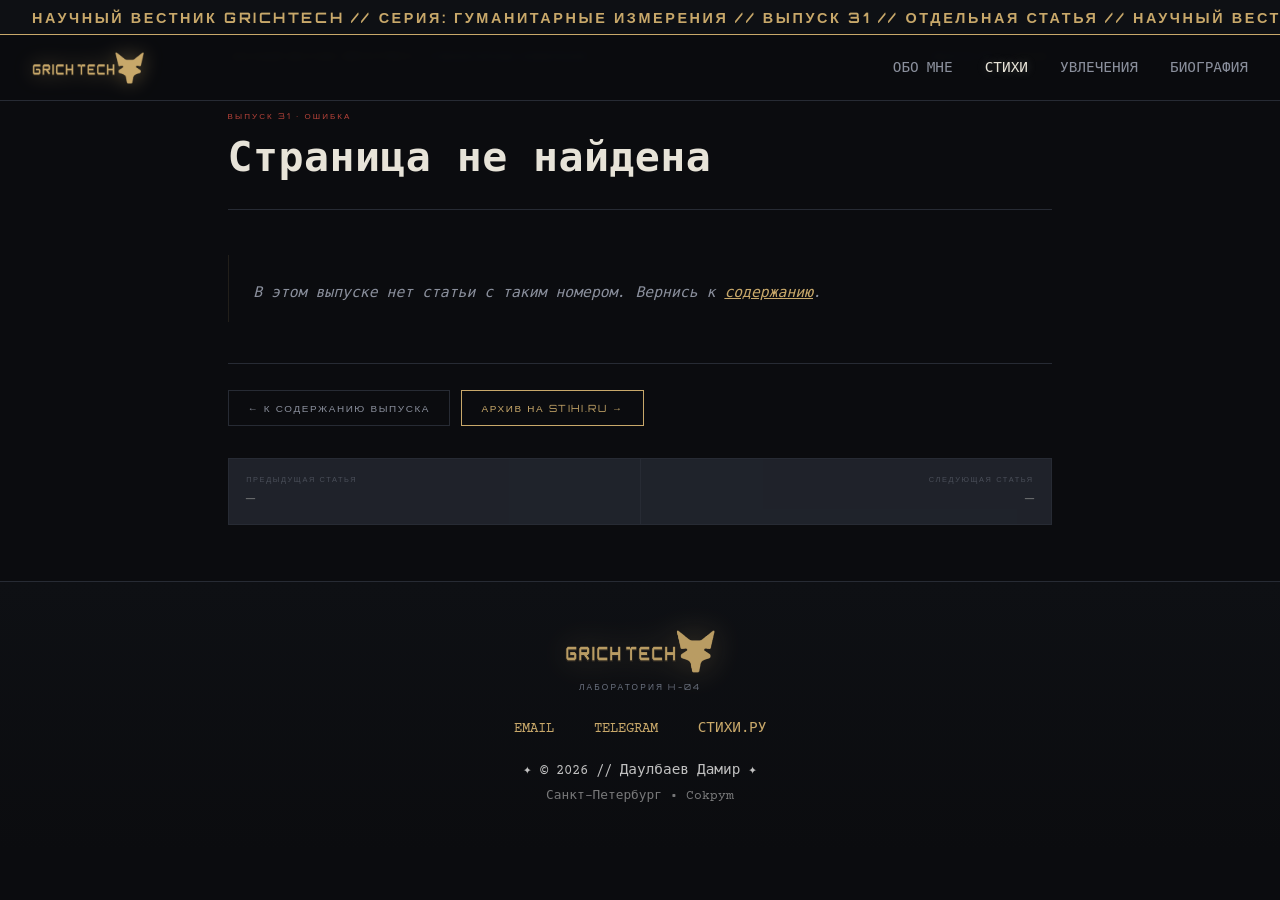
<file: poem.html>
<!DOCTYPE html>
<html lang="ru">
<head>
<meta charset="UTF-8">
<link rel="icon" type="image/png" sizes="64x64" href="favicon.png">
<link rel="apple-touch-icon" href="favicon-180.png">
<meta name="viewport" content="width=device-width, initial-scale=1">
<link rel="stylesheet" href="blog.css?v=13">
<title>СТИХ // ВЕСТНИК GRICHTECH</title>
<meta name="description" content="Статья из научного вестника GrichTech, серия «гуманитарные измерения».">
<meta name="theme-color" content="#0b0c0f">
<style>
:root{
  --bg:#0b0c0f;
  --panel:#12141a;
  --line:#272b34;
  --ink:#e7e3d8;
  --dim:#8a8f9c;
  --red:#b8433a;
  --gold:#c8a86a;
}
body{background:var(--bg);}
body::before{display:none;}
section{padding:0;max-width:none;margin:0;}

/* ── шапка ── */
.marquee-container{background:#0e1014 !important;border-bottom:1px solid var(--gold) !important;}
.marquee{animation-duration:55s !important;}
.marquee span{color:var(--gold) !important;text-shadow:none !important;letter-spacing:.18em;}
nav{border-bottom:1px solid var(--line) !important;background:rgba(11,12,15,.96) !important;}
nav a{color:var(--dim);}
nav a:hover,nav a.active{color:var(--ink) !important;text-shadow:0 0 10px rgba(231,227,216,.25);}

.wrap{max-width:860px;margin:0 auto;padding:0 1.1rem;position:relative;z-index:1;}

/* ── колонтитул выпуска ── */
.runhead{display:flex;justify-content:space-between;gap:1rem;flex-wrap:wrap;
  margin:2.4rem 0 0;padding:.7rem .2rem;
  border-top:1px solid var(--line);border-bottom:1px solid var(--line);
  font-family:'Orbitron',sans-serif;font-size:.5rem;letter-spacing:.24em;
  text-transform:uppercase;color:var(--dim);}
.runhead b{color:var(--gold);font-weight:400;}

/* ── шапка статьи ── */
.art-head{padding:2.4rem 0 1.8rem;}
.kicker{display:block;font-family:'Orbitron',sans-serif;font-size:.5rem;letter-spacing:.26em;
  text-transform:uppercase;color:var(--red);margin-bottom:1rem;}
.art-head h1{font-family:'Courier Prime',monospace;font-weight:700;
  font-size:clamp(1.7rem,5.4vw,2.6rem);line-height:1.2;letter-spacing:.01em;color:var(--ink);}
.art-head .rule{height:1px;background:var(--line);margin:1.4rem 0 1rem;}
.art-meta{display:flex;gap:1.4rem;flex-wrap:wrap;
  font-family:'Courier Prime',monospace;font-size:.74rem;color:var(--dim);letter-spacing:.02em;}
.art-meta b{color:var(--ink);font-weight:400;}

/* ── текст ── */
.stanzas{max-width:64ch;padding:1.6rem 0 1rem;
  background:
    linear-gradient(90deg,rgba(200,168,106,.12),rgba(200,168,106,.12)) left top/1px 100% no-repeat;
  padding-left:1.6rem;}
.st{margin:0 0 1.9rem;font-family:'Courier Prime',monospace;font-size:1.04rem;
  line-height:1.95;color:#dcd8cd;letter-spacing:.01em;}
.st:last-child{margin-bottom:0;}
.st br{display:block;content:"";}

.placeholder{display:block;font-family:'Courier Prime',monospace;font-style:italic;
  font-size:.92rem;line-height:1.7;color:var(--dim);}
.placeholder a{color:var(--gold);}

/* ── низ статьи ── */
.art-foot{display:flex;gap:.7rem;flex-wrap:wrap;margin:2.6rem 0 0;padding-top:1.6rem;
  border-top:1px solid var(--line);}
.btn{display:inline-block;padding:.7rem 1.2rem;border:1px solid var(--gold);color:var(--gold);
  font-family:'Orbitron',sans-serif;font-size:.62rem;letter-spacing:.16em;text-transform:uppercase;
  text-decoration:none;transition:all .3s;background:transparent;}
.btn:hover{background:var(--gold);color:#0b0c0f;box-shadow:0 0 24px rgba(200,168,106,.4);}
.btn.ghost{border-color:var(--line);color:var(--dim);}
.btn.ghost:hover{background:#171a21;color:var(--ink);box-shadow:none;}

.pager{display:grid;grid-template-columns:1fr 1fr;gap:1px;background:var(--line);
  border:1px solid var(--line);margin:2rem 0 3.5rem;}
.pager a{display:block;padding:1rem 1.1rem;text-decoration:none;background:var(--panel);
  transition:background .3s ease;}
.pager a:hover{background:#171a21;}
.pager .k{display:block;font-family:'Orbitron',sans-serif;font-size:.46rem;letter-spacing:.22em;
  text-transform:uppercase;color:var(--dim);margin-bottom:.4rem;}
.pager .t{display:block;font-family:'Courier Prime',monospace;font-size:.92rem;color:var(--ink);}
.pager a.next{text-align:right;}
.pager a.empty{opacity:.35;pointer-events:none;}

footer{background:linear-gradient(180deg,#0e1014,#0b0c0f) !important;border-top:1px solid var(--line) !important;}
footer a{color:var(--gold) !important;}
footer a:hover{color:#fff !important;}

@media(max-width:760px){
  .runhead{font-size:.44rem;letter-spacing:.16em;}
  .art-head{padding:1.6rem 0 1.2rem;}
  .stanzas{padding-left:1.1rem;}
  .st{font-size:.98rem;line-height:1.85;margin-bottom:1.5rem;}
  .pager{grid-template-columns:1fr;}
  .pager a.next{text-align:left;}
}
</style>
</head>
<body>

<div class="marquee-container">
  <div class="marquee">
    <span>НАУЧНЫЙ ВЕСТНИК GRICHTECH // СЕРИЯ: ГУМАНИТАРНЫЕ ИЗМЕРЕНИЯ // ВЫПУСК 31 // ОТДЕЛЬНАЯ СТАТЬЯ // НАУЧНЫЙ ВЕСТНИК GRICHTECH // СЕРИЯ: ГУМАНИТАРНЫЕ ИЗМЕРЕНИЯ // ВЫПУСК 31 // ОТДЕЛЬНАЯ СТАТЬЯ //</span>
    <span>НАУЧНЫЙ ВЕСТНИК GRICHTECH // СЕРИЯ: ГУМАНИТАРНЫЕ ИЗМЕРЕНИЯ // ВЫПУСК 31 // ОТДЕЛЬНАЯ СТАТЬЯ // НАУЧНЫЙ ВЕСТНИК GRICHTECH // СЕРИЯ: ГУМАНИТАРНЫЕ ИЗМЕРЕНИЯ // ВЫПУСК 31 // ОТДЕЛЬНАЯ СТАТЬЯ //</span>
  </div>
</div>

<nav>
  <a href="index.html" class="logo gold"><img src="logo-horiz-gold.png" alt="GrichTech" width="112" height="32"></a>
  <ul>
    <li><a href="index.html#about">Обо мне</a></li>
    <li><a href="poems.html" class="active">Стихи</a></li>
    <li><a href="hobbies.html">Увлечения</a></li>
    <li><a href="bio.html">Биография</a></li>
  </ul>
</nav>

<div class="wrap">

  <div class="runhead">
    <span><b>Научный вестник GrichTech</b> · гуманитарные измерения</span>
    <span>выпуск 31 · <b id="art-no">статья</b></span>
  </div>

  <article>
    <header class="art-head">
      <span class="kicker" id="poem-kicker">статья</span>
      <h1 id="poem-title">ЗАГРУЗКА…</h1>
      <div class="rule"></div>
      <div class="art-meta">
        <span id="poem-date"></span>
        <span id="poem-lines"></span>
        <span id="poem-cycle"></span>
      </div>
    </header>

    <div class="stanzas" id="poem-text"></div>

    <div class="art-foot">
      <a href="poems.html" class="btn ghost">← к содержанию выпуска</a>
      <a href="https://stihi.ru/avtor/peydzh" target="_blank" rel="noopener" class="btn">архив на Stihi.ru →</a>
    </div>

    <div class="pager">
      <a class="prev empty" id="prev-link" href="#"><span class="k">предыдущая статья</span><span class="t">—</span></a>
      <a class="next empty" id="next-link" href="#"><span class="k">следующая статья</span><span class="t">—</span></a>
    </div>
  </article>

</div>

<footer>
  <div class="site-brand gold">
    <img src="logo-horiz-gold.png" alt="GrichTech">
    <span class="site-brand-cap">лаборатория H-04</span>
  </div>
  <div>
    <a href="mailto:Peydzh.work@yandex.ru">EMAIL</a>
    <a href="https://t.me/LeVershina" target="_blank" rel="noopener">TELEGRAM</a>
    <a href="https://stihi.ru/avtor/peydzh" target="_blank" rel="noopener">СТИХИ.РУ</a>
  </div>
  <p style="margin-top:1.5rem;">✦ © 2026 // Даулбаев Дамир ✦</p>
  <p style="margin-top:.5rem;font-size:.8rem;opacity:.6;">Санкт-Петербург • Cokpym</p>
</footer>

<script src="poems-data.js"></script>
<script>
(function(){
  var params = new URLSearchParams(window.location.search);
  var id = parseInt(params.get('id'), 10);
  var poems = window.POEMS || [];
  var poem = null;

  for (var i = 0; i < poems.length; i++) {
    if (poems[i].id === id) { poem = poems[i]; break; }
  }

  var titleEl  = document.getElementById('poem-title');
  var kickerEl = document.getElementById('poem-kicker');
  var dateEl   = document.getElementById('poem-date');
  var linesEl  = document.getElementById('poem-lines');
  var cycleEl  = document.getElementById('poem-cycle');
  var textEl   = document.getElementById('poem-text');
  var artNo    = document.getElementById('art-no');

  if (!poem) {
    document.title = 'СТАТЬЯ НЕ НАЙДЕНА // ВЕСТНИК GRICHTECH';
    kickerEl.textContent = 'выпуск 31 · ошибка';
    titleEl.textContent = 'Страница не найдена';
    textEl.innerHTML = '<span class="placeholder">В этом выпуске нет статьи с таким номером. Вернись к <a href="poems.html">содержанию</a>.</span>';
    return;
  }

  var num = String(poem.id).padStart(2, '0');
  document.title = poem.title + ' // ВЕСТНИК GRICHTECH';
  artNo.textContent = 'статья ' + num;
  kickerEl.textContent = 'статья № ' + num + (poem.category ? ' · ' + poem.category : '');
  titleEl.textContent = poem.title;
  if (poem.date) dateEl.textContent = poem.date;
  if (poem.cycle) cycleEl.textContent = 'цикл: ' + poem.cycle;

  /* ── разбивка на четверостишья ── */
  function stanzasOf(text){
    var raw = String(text).replace(/\r\n?/g, '\n');
    var blocks = raw.split(/\n\s*\n/);      // авторские разрывы сохраняем
    var chunks = [];
    blocks.forEach(function(block){
      var lines = block.split('\n')
        .map(function(s){ return s.replace(/\s+$/, ''); })
        .filter(function(s){ return s.trim() !== ''; });
      if (!lines.length) return;
      for (var i = 0; i < lines.length; i += 4) {
        chunks.push(lines.slice(i, i + 4));
      }
    });
    return chunks;
  }

  function renderChunks(chunks){
    textEl.innerHTML = '';
    chunks.forEach(function(lines){
      var p = document.createElement('p');
      p.className = 'st';
      lines.forEach(function(line, idx){
        if (idx) p.appendChild(document.createElement('br'));
        p.appendChild(document.createTextNode(line));
      });
      textEl.appendChild(p);
    });
  }

  if (poem.status === 'soon') {
    textEl.innerHTML = '<span class="placeholder">Работа принята в портфель редакции, но пока не набрана. Текст появится здесь.</span>';
    return;
  }

  if (!poem.text) {
    textEl.innerHTML = '<span class="placeholder">Текст ещё не перенесён в вестник. Добавь его в <b>poems-data.js</b> в поле <b>text</b> у работы id=' + poem.id + '.</span>';
    return;
  }

  var chunks = stanzasOf(poem.text);
  renderChunks(chunks);

  var totalLines = 0;
  chunks.forEach(function(c){ totalLines += c.length; });
  linesEl.textContent = totalLines + ' ' + plural(totalLines);

  function plural(n){
    var m10 = n % 10, m100 = n % 100;
    if (m10 === 1 && m100 !== 11) return 'строка';
    if (m10 >= 2 && m10 <= 4 && (m100 < 10 || m100 >= 20)) return 'строки';
    return 'строк';
  }

  /* ── соседние статьи ── */
  var idx = poems.indexOf(poem);

  function fillPager(el, other, dir){
    if (!other) return;
    el.classList.remove('empty');
    el.href = 'poem.html?id=' + other.id;
    el.querySelector('.k').textContent = dir === 'prev' ? 'предыдущая статья' : 'следующая статья';
    el.querySelector('.t').textContent =
      (dir === 'prev' ? '← ' : '') + String(other.id).padStart(2, '0') + ' · ' + other.title +
      (dir === 'next' ? ' →' : '');
  }

  fillPager(document.getElementById('prev-link'), poems[idx - 1], 'prev');
  fillPager(document.getElementById('next-link'), poems[idx + 1], 'next');
})();
</script>
</body>
</html>
</file>
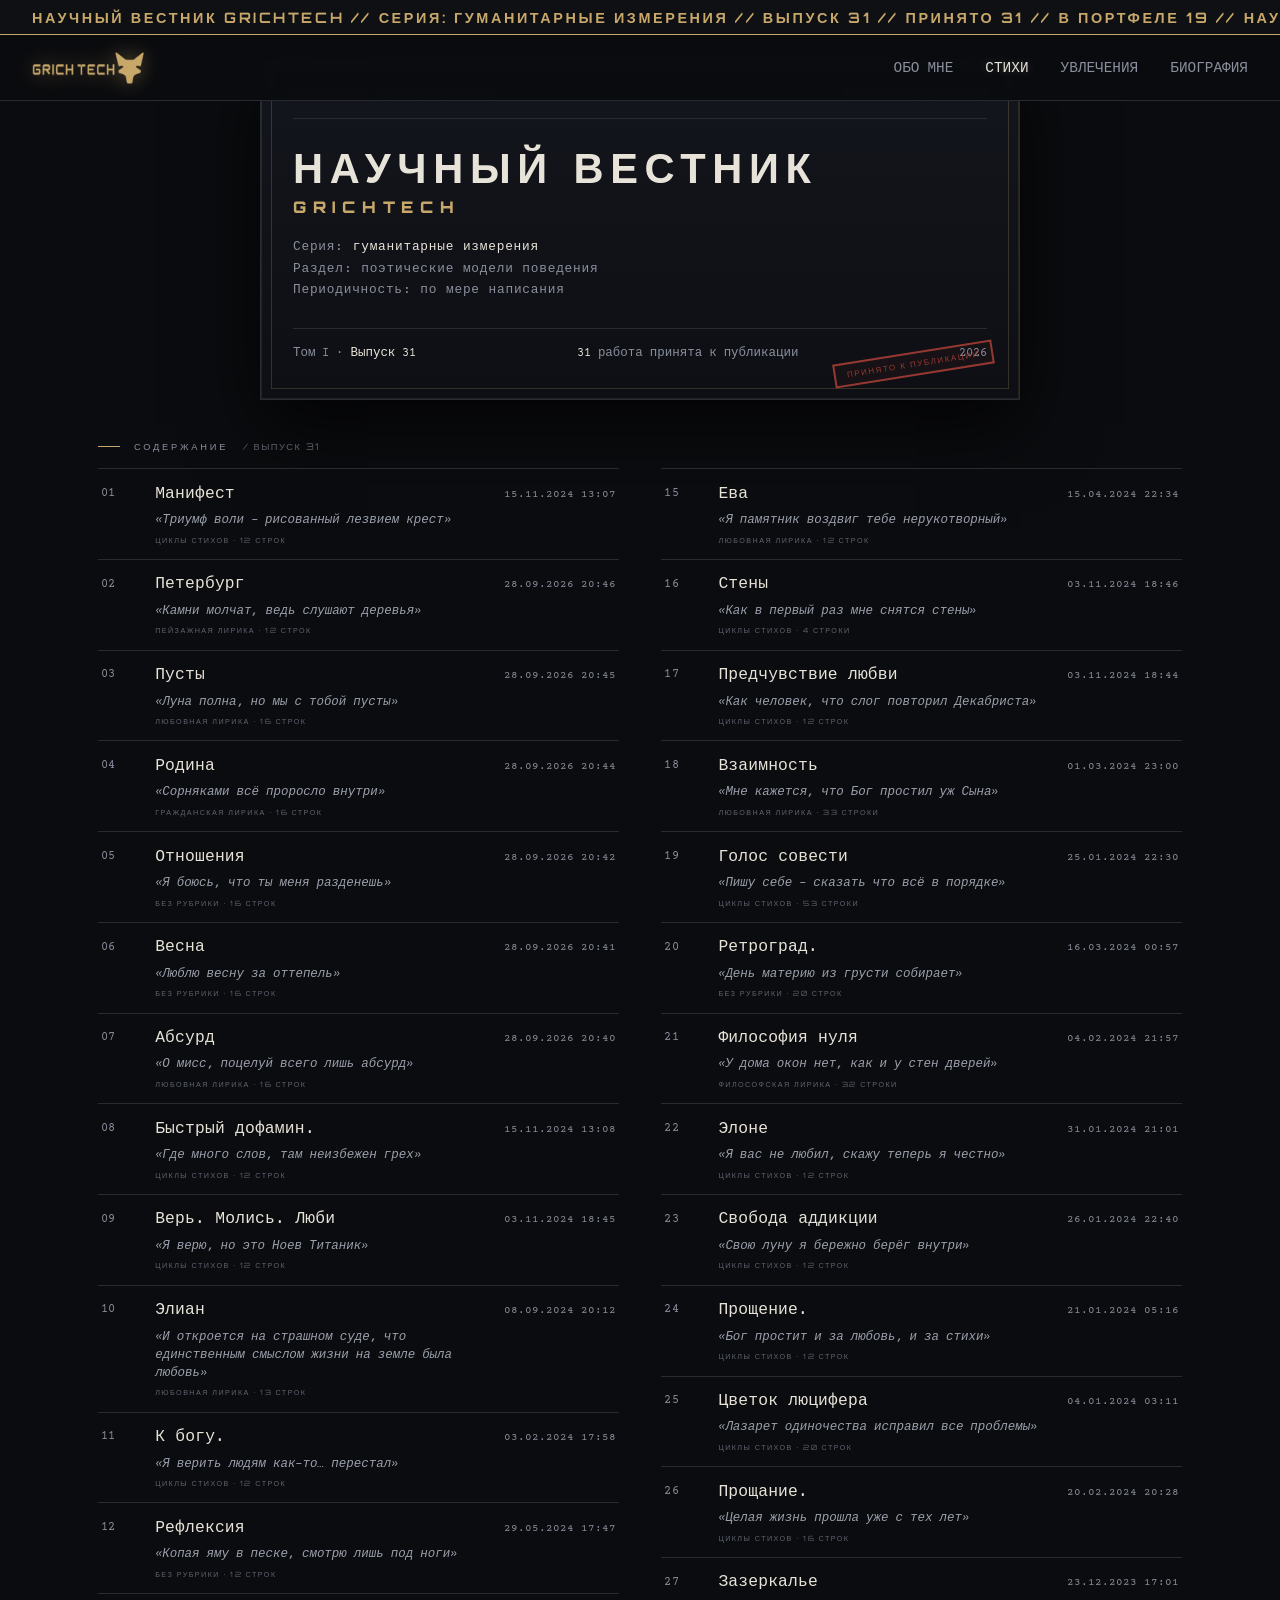
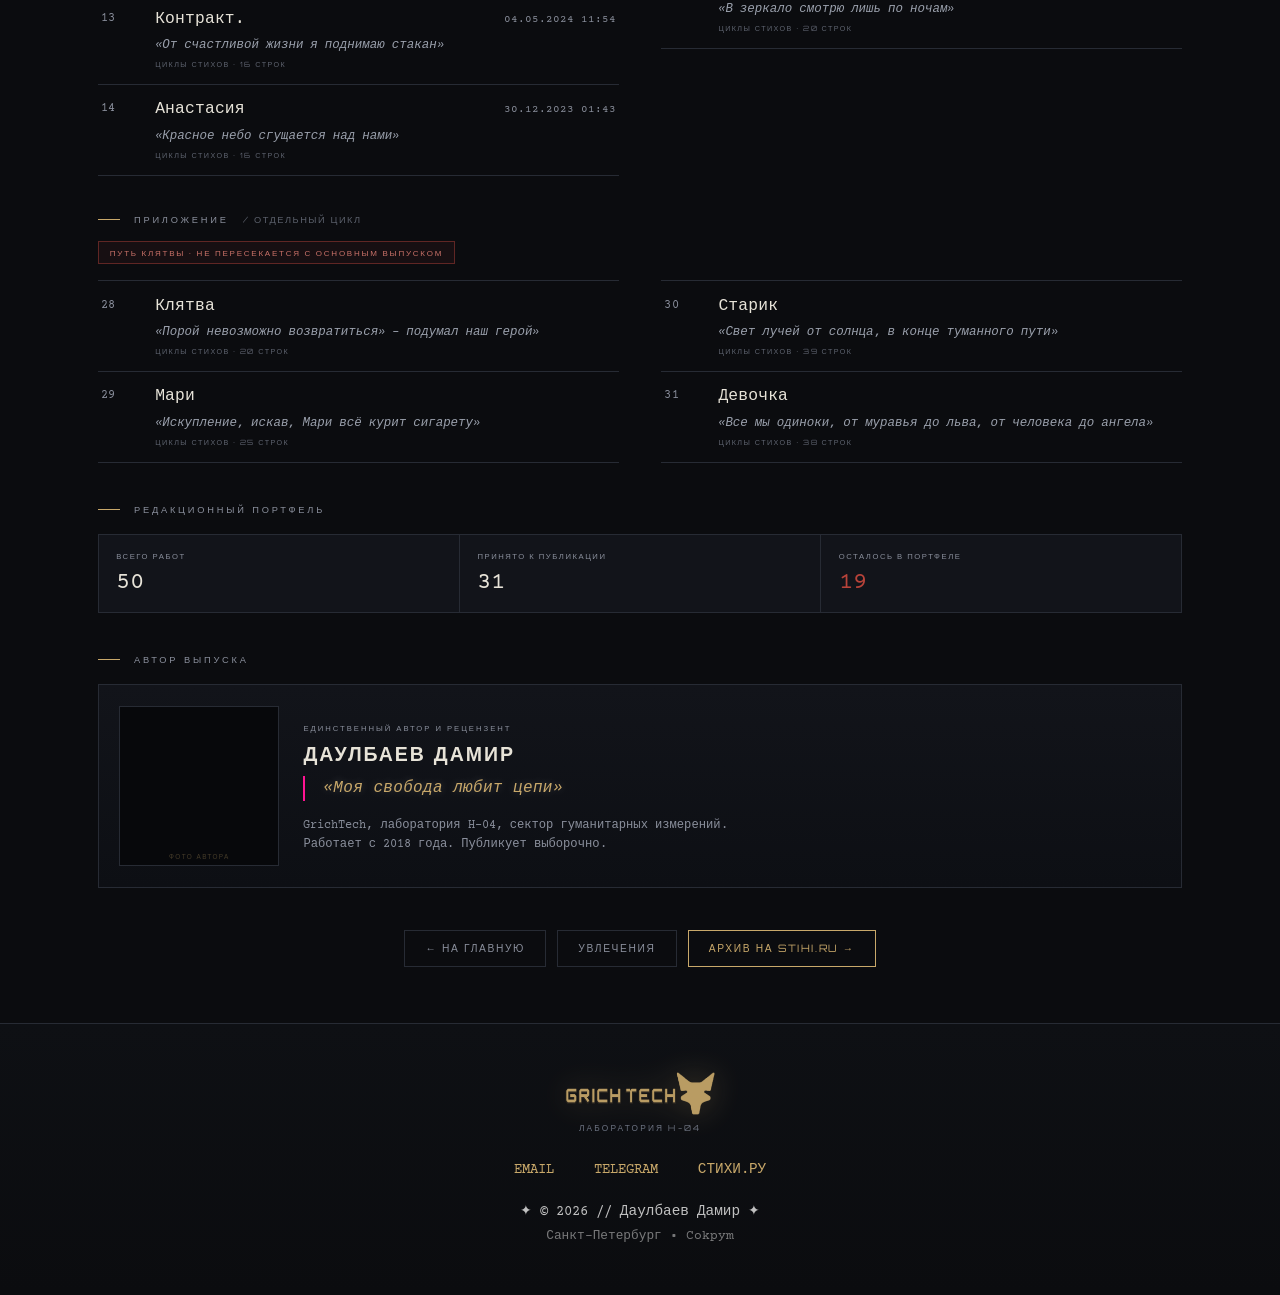
<file: poems.html>
<!DOCTYPE html>
<html lang="ru">
<head>
<meta charset="UTF-8">
<link rel="icon" type="image/png" sizes="64x64" href="favicon.png">
<link rel="apple-touch-icon" href="favicon-180.png">
<meta name="viewport" content="width=device-width, initial-scale=1">
<link rel="stylesheet" href="blog.css?v=13">
<title>ВЕСТНИК GRICHTECH // СТИХИ</title>
<meta name="description" content="Научный вестник GrichTech, серия «гуманитарные измерения». Выпуск 31: содержание номера и приложение «Путь клятвы».">
<meta property="og:title" content="ВЕСТНИК GRICHTECH // СТИХИ">
<meta property="og:description" content="Серия «гуманитарные измерения». Выпуск 31 — содержание номера.">
<style>
:root{
  --bg:#0b0c0f;
  --panel:#12141a;
  --panel2:#16181f;
  --line:#272b34;
  --ink:#e7e3d8;
  --dim:#8a8f9c;
  --red:#b8433a;
  --gold:#c8a86a;
}
body{background:var(--bg);}
body::before{display:none;}
section{padding:0;max-width:none;margin:0;}

/* ── шапка ── */
.marquee-container{background:#0e1014 !important;border-bottom:1px solid var(--gold) !important;}
.marquee{animation-duration:55s !important;}
.marquee span{color:var(--gold) !important;text-shadow:none !important;letter-spacing:.18em;}
nav{border-bottom:1px solid var(--line) !important;background:rgba(11,12,15,.96) !important;}
nav a{color:var(--dim);}
nav a:hover,nav a.active{color:var(--ink) !important;text-shadow:0 0 10px rgba(231,227,216,.25);}

.wrap{max-width:1120px;margin:0 auto;padding:0 1.1rem;position:relative;z-index:1;}
.sec-h{display:flex;align-items:center;gap:.9rem;font-family:'Orbitron',sans-serif;font-size:.58rem;
  letter-spacing:.3em;text-transform:uppercase;color:var(--dim);margin:0 0 1rem;}
.sec-h::before{content:"";width:22px;height:1px;background:var(--gold);flex:0 0 auto;}
.sec-h em{font-style:normal;color:#5b606b;letter-spacing:.16em;}

/* ── обложка ── */
.cover-wrap{padding:3.4rem 1rem 2.6rem;position:relative;z-index:1;}
.cover{position:relative;max-width:760px;margin:0 auto;padding:2.2rem 2rem 2.4rem;
  background:linear-gradient(180deg,#14161d,#0d0f14);
  border:1px solid var(--line);
  box-shadow:0 26px 70px rgba(0,0,0,.75),inset 0 0 0 1px rgba(200,168,106,.12);}
.cover::before{content:"";position:absolute;inset:10px;border:1px solid rgba(200,168,106,.22);pointer-events:none;}
.cover-top{display:flex;justify-content:space-between;gap:1rem;flex-wrap:wrap;
  font-family:'Orbitron',sans-serif;font-size:.5rem;letter-spacing:.24em;text-transform:uppercase;
  color:var(--dim);padding-bottom:1.1rem;border-bottom:1px solid var(--line);margin-bottom:1.6rem;}
.cover-top b{color:var(--gold);font-weight:400;}
.masthead{font-family:'Orbitron',sans-serif;font-size:clamp(1.5rem,5.6vw,2.6rem);font-weight:900;
  letter-spacing:.16em;color:var(--ink);text-transform:uppercase;line-height:1.1;}
.masthead-sub{display:block;margin-top:.5rem;font-family:'Orbitron',sans-serif;
  font-size:clamp(.7rem,2.4vw,1rem);letter-spacing:.42em;color:var(--gold);text-transform:uppercase;}
.series{margin-top:1.3rem;font-family:'Courier Prime',monospace;font-size:.8rem;color:var(--dim);
  letter-spacing:.06em;line-height:1.7;}
.series b{color:var(--ink);font-weight:400;}
.issue{margin-top:1.6rem;padding-top:1.1rem;border-top:1px solid var(--line);
  display:flex;justify-content:space-between;gap:1rem;flex-wrap:wrap;
  font-family:'Courier Prime',monospace;font-size:.78rem;color:var(--dim);}
.issue b{color:var(--ink);font-weight:400;}
.stamp{position:absolute;right:1.6rem;bottom:1.4rem;transform:rotate(-9deg);
  border:2px solid var(--red);color:var(--red);padding:.32rem .7rem;
  font-family:'Orbitron',sans-serif;font-size:.5rem;letter-spacing:.2em;text-transform:uppercase;
  opacity:.8;background:rgba(184,67,58,.06);}

/* ── содержание ── */
.toc-cols{display:grid;grid-template-columns:1fr 1fr;gap:0 2.6rem;}
.toc{border-top:1px solid var(--line);}
.art{display:grid;grid-template-columns:40px 1fr auto;gap:.9rem;align-items:start;
  padding:.9rem .2rem;border-bottom:1px solid var(--line);
  text-decoration:none;color:var(--ink);transition:background .25s ease,padding-left .25s ease;}
.art:hover{background:rgba(200,168,106,.05);padding-left:.6rem;}
.art-n{font-family:'Courier Prime',monospace;font-size:.74rem;color:var(--dim);letter-spacing:.06em;padding-top:.2rem;}
.art-body{display:block;min-width:0;}
.art-title{display:block;font-family:'Courier Prime',monospace;font-size:1.02rem;line-height:1.35;
  color:var(--ink);letter-spacing:.01em;}
.art:hover .art-title{color:var(--gold);}
.art-abs{display:block;margin-top:.34rem;font-family:'Courier Prime',monospace;font-style:italic;
  font-size:.78rem;line-height:1.45;color:#9aa0ac;}
.art-meta{display:block;margin-top:.4rem;font-family:'Orbitron',sans-serif;font-size:.45rem;
  letter-spacing:.2em;text-transform:uppercase;color:#5f6470;}
.art-date{font-family:'Courier Prime',monospace;font-size:.68rem;color:var(--dim);
  white-space:nowrap;padding-top:.25rem;}

/* ── приложение ── */
.appx{margin-top:2.4rem;}
.appx-tag{display:inline-block;margin-bottom:1rem;padding:.35rem .7rem;
  border:1px solid rgba(184,67,58,.45);background:rgba(184,67,58,.07);
  font-family:'Orbitron',sans-serif;font-size:.5rem;letter-spacing:.22em;text-transform:uppercase;
  color:#c97168;}

/* ── портфель редакции ── */
.port{display:grid;grid-template-columns:repeat(3,minmax(0,1fr));gap:1px;
  background:var(--line);border:1px solid var(--line);margin-top:1.2rem;}
.port div{background:var(--panel);padding:1rem 1.1rem;}
.port span{display:block;font-family:'Orbitron',sans-serif;font-size:.48rem;letter-spacing:.2em;
  text-transform:uppercase;color:var(--dim);}
.port b{display:block;margin-top:.45rem;font-family:'Courier Prime',monospace;font-size:1.5rem;
  color:var(--ink);font-weight:400;}
.port div.red b{color:var(--red);}

/* ── автор ── */
.author{display:grid;grid-template-columns:160px 1fr;gap:1.5rem;align-items:center;
  border:1px solid var(--line);padding:1.3rem;background:linear-gradient(180deg,#12141a,#0d0f14);
  margin-top:1.2rem;}
.author-photo{position:relative;aspect-ratio:1;border:1px solid var(--line);background:#07080b;
  overflow:hidden;display:grid;place-items:center;}
.author-photo video{width:100%;height:100%;object-fit:cover;display:block;}
.author-photo::after{content:"фото автора";position:absolute;bottom:4px;left:0;right:0;text-align:center;
  font-family:'Orbitron',sans-serif;font-size:.4rem;letter-spacing:.22em;text-transform:uppercase;
  color:rgba(200,168,106,.32);}
.author-label{font-family:'Orbitron',sans-serif;font-size:.48rem;letter-spacing:.26em;
  text-transform:uppercase;color:var(--dim);}
.author h2{font-family:'Orbitron',sans-serif;font-size:1.22rem;letter-spacing:.1em;color:var(--ink);
  text-transform:uppercase;margin:.35rem 0 .6rem;}
.author-quote{font-family:'Courier Prime',monospace;font-style:italic;font-size:1rem;
  color:var(--gold);margin-bottom:.9rem;}
.author-aff{font-family:'Courier Prime',monospace;font-size:.76rem;color:var(--dim);line-height:1.6;}

/* ── низ ── */
.actions{display:flex;gap:.7rem;flex-wrap:wrap;justify-content:center;margin:2.6rem 0 3.5rem;}
.btn{display:inline-block;padding:.72rem 1.25rem;border:1px solid var(--gold);color:var(--gold);
  font-family:'Orbitron',sans-serif;font-size:.64rem;letter-spacing:.16em;text-transform:uppercase;
  text-decoration:none;transition:all .3s;background:transparent;}
.btn:hover{background:var(--gold);color:#0b0c0f;box-shadow:0 0 24px rgba(200,168,106,.4);}
.btn.ghost{border-color:var(--line);color:var(--dim);}
.btn.ghost:hover{background:#171a21;color:var(--ink);box-shadow:none;}

footer{background:linear-gradient(180deg,#0e1014,#0b0c0f) !important;border-top:1px solid var(--line) !important;}
footer a{color:var(--gold) !important;}
footer a:hover{color:#fff !important;}

@media(max-width:760px){
  .cover-wrap{padding:2.2rem .8rem 1.8rem;}
  .cover{padding:1.4rem 1.1rem 1.6rem;}
  .stamp{position:static;display:inline-block;margin-top:1.2rem;transform:rotate(-4deg);}
  .toc-cols{grid-template-columns:1fr;gap:0;}
  .art{grid-template-columns:34px 1fr;row-gap:.2rem;padding:.75rem .1rem;}
  .art-date{grid-column:2;color:#6b707c;padding-top:0;}
  .art-title{font-size:.98rem;}
  .art-abs{font-size:.75rem;}
  .port{grid-template-columns:1fr;}
  .author{grid-template-columns:1fr;gap:1rem;padding:1rem;}
  .author-photo{max-width:160px;margin:0 auto;}
}
</style>
</head>
<body>

<div class="marquee-container">
  <div class="marquee">
    <span>НАУЧНЫЙ ВЕСТНИК GRICHTECH // СЕРИЯ: ГУМАНИТАРНЫЕ ИЗМЕРЕНИЯ // ВЫПУСК 31 // ПРИНЯТО 31 // В ПОРТФЕЛЕ 19 // НАУЧНЫЙ ВЕСТНИК GRICHTECH // СЕРИЯ: ГУМАНИТАРНЫЕ ИЗМЕРЕНИЯ // ВЫПУСК 31 // ПРИНЯТО 31 // В ПОРТФЕЛЕ 19 //</span>
    <span>НАУЧНЫЙ ВЕСТНИК GRICHTECH // СЕРИЯ: ГУМАНИТАРНЫЕ ИЗМЕРЕНИЯ // ВЫПУСК 31 // ПРИНЯТО 31 // В ПОРТФЕЛЕ 19 // НАУЧНЫЙ ВЕСТНИК GRICHTECH // СЕРИЯ: ГУМАНИТАРНЫЕ ИЗМЕРЕНИЯ // ВЫПУСК 31 // ПРИНЯТО 31 // В ПОРТФЕЛЕ 19 //</span>
  </div>
</div>

<nav>
  <a href="index.html" class="logo gold"><img src="logo-horiz-gold.png" alt="GrichTech" width="112" height="32"></a>
  <ul>
    <li><a href="index.html#about">Обо мне</a></li>
    <li><a href="poems.html" class="active">Стихи</a></li>
    <li><a href="hobbies.html">Увлечения</a></li>
    <li><a href="bio.html">Биография</a></li>
  </ul>
</nav>

<div class="cover-wrap">
  <div class="cover">
    <div class="cover-top">
      <span><b>GrichTech</b> · лаборатория H-04</span>
      <span>индекс издания 31-04</span>
    </div>

    <h1 class="masthead">Научный вестник
      <span class="masthead-sub">GrichTech</span>
    </h1>

    <p class="series">
      Серия: <b>гуманитарные измерения</b><br>
      Раздел: поэтические модели поведения<br>
      Периодичность: по мере написания
    </p>

    <div class="issue">
      <span>Том I · <b>Выпуск 31</b></span>
      <span><b id="cover-count">31</b> работа принята к публикации</span>
      <span>2026</span>
    </div>

    <div class="stamp">принято к публикации</div>
  </div>
</div>

<div class="wrap">

  <!-- СОДЕРЖАНИЕ -->
  <section>
    <div class="sec-h">содержание <em>/ выпуск 31</em></div>
    <div class="toc-cols">
      <div class="toc" id="toc-main-a"></div>
      <div class="toc" id="toc-main-b"></div>
    </div>
  </section>

  <!-- ПРИЛОЖЕНИЕ -->
  <section class="appx">
    <div class="sec-h">приложение <em>/ отдельный цикл</em></div>
    <span class="appx-tag">Путь клятвы · не пересекается с основным выпуском</span>
    <div class="toc-cols">
      <div class="toc" id="toc-oath-a"></div>
      <div class="toc" id="toc-oath-b"></div>
    </div>
  </section>

  <!-- ПОРТФЕЛЬ -->
  <section style="margin-top:2.6rem;">
    <div class="sec-h">редакционный портфель</div>
    <div class="port">
      <div>
        <span>всего работ</span>
        <b id="port-total">50</b>
      </div>
      <div>
        <span>принято к публикации</span>
        <b id="port-ready">31</b>
      </div>
      <div class="red">
        <span>осталось в портфеле</span>
        <b id="port-left">19</b>
      </div>
    </div>
  </section>

  <!-- АВТОР -->
  <section style="margin-top:2.6rem;">
    <div class="sec-h">автор выпуска</div>
    <div class="author">
      <div class="author-photo">
        <video src="eyes.mp4" autoplay muted loop playsinline preload="auto" onerror="this.style.display='none'"></video>
      </div>
      <div>
        <span class="author-label">единственный автор и рецензент</span>
        <h2>Даулбаев Дамир</h2>
        <p class="author-quote">«Моя свобода любит цепи»</p>
        <p class="author-aff">
          GrichTech, лаборатория H-04, сектор гуманитарных измерений.<br>
          Работает с 2018 года. Публикует выборочно.
        </p>
      </div>
    </div>
  </section>

  <div class="actions">
    <a href="index.html" class="btn ghost">← На главную</a>
    <a href="hobbies.html" class="btn ghost">Увлечения</a>
    <a href="https://stihi.ru/avtor/peydzh" target="_blank" rel="noopener" class="btn">Архив на Stihi.ru →</a>
  </div>

</div>

<footer>
  <div class="site-brand gold">
    <img src="logo-horiz-gold.png" alt="GrichTech">
    <span class="site-brand-cap">лаборатория H-04</span>
  </div>
  <div>
    <a href="mailto:Peydzh.work@yandex.ru">EMAIL</a>
    <a href="https://t.me/LeVershina" target="_blank" rel="noopener">TELEGRAM</a>
    <a href="https://stihi.ru/avtor/peydzh" target="_blank" rel="noopener">СТИХИ.РУ</a>
  </div>
  <p style="margin-top:1.5rem;">✦ © 2026 // Даулбаев Дамир ✦</p>
  <p style="margin-top:.5rem;font-size:.8rem;opacity:.6;">Санкт-Петербург • Cokpym</p>
</footer>

<script src="poems-data.js"></script>
<script>
(function(){
  var poems = (window.POEMS || []).filter(function(p){ return p && p.status !== 'soon'; });
  if (!poems.length) return;

  var TOTAL = 50;
  var ready = poems.length;
  var left = Math.max(0, TOTAL - ready);

  function lineCount(p){
    return String(p.text || '').split(/\r?\n/).filter(function(s){ return s.trim(); }).length;
  }
  function linesWord(n){
    var m10 = n % 10, m100 = n % 100;
    if (m10 === 1 && m100 !== 11) return 'строка';
    if (m10 >= 2 && m10 <= 4 && (m100 < 10 || m100 >= 20)) return 'строки';
    return 'строк';
  }
  function abstract(p){
    var first = String(p.text || '').split(/\r?\n/)
      .map(function(s){ return s.trim(); })
      .filter(Boolean)[0] || '';
    first = first.replace(/^[«»"'\-–—\s]+/, '').replace(/[.,;:!?]+$/, '');
    if (first.length > 86) {
      first = first.slice(0, 83).replace(/\s+\S*$/, '') + '…';
    }
    return first ? '«' + first + '»' : '';
  }

  function article(p){
    var a = document.createElement('a');
    a.className = 'art';
    a.href = 'poem.html?id=' + p.id;
    a.setAttribute('aria-label', 'Работа: ' + p.title);

    var n = document.createElement('span');
    n.className = 'art-n';
    n.textContent = String(p.id).padStart(2, '0');

    var body = document.createElement('span');
    body.className = 'art-body';

    var t = document.createElement('span');
    t.className = 'art-title';
    t.textContent = p.title;
    body.appendChild(t);

    var abs = abstract(p);
    if (abs) {
      var ab = document.createElement('span');
      ab.className = 'art-abs';
      ab.textContent = abs;
      body.appendChild(ab);
    }

    var meta = document.createElement('span');
    meta.className = 'art-meta';
    var lc = lineCount(p);
    meta.textContent = (p.category || 'без рубрики') + (lc ? ' · ' + lc + ' ' + linesWord(lc) : '');
    body.appendChild(meta);

    var date = document.createElement('span');
    date.className = 'art-date';
    date.textContent = p.date || '';

    a.appendChild(n); a.appendChild(body); a.appendChild(date);
    return a;
  }

  var mainList = poems.filter(function(p){ return p.cycle !== 'Путь клятвы'; });
  var oathList = poems.filter(function(p){ return p.cycle === 'Путь клятвы'; });

  function fill(list, idA, idB){
    var a = document.getElementById(idA);
    var b = document.getElementById(idB);
    if (!a || !b) return;
    if (!list.length) return;
    var half = Math.ceil(list.length / 2);
    list.slice(0, half).forEach(function(p){ a.appendChild(article(p)); });
    list.slice(half).forEach(function(p){ b.appendChild(article(p)); });
  }

  fill(mainList, 'toc-main-a', 'toc-main-b');
  fill(oathList, 'toc-oath-a', 'toc-oath-b');

  document.getElementById('cover-count').textContent = ready;
  document.getElementById('port-total').textContent = TOTAL;
  document.getElementById('port-ready').textContent = ready;
  document.getElementById('port-left').textContent = left;
})();
</script>
</body>
</html>
</file>
<file: blog.css>
@import url('https://fonts.googleapis.com/css2?family=Courier+Prime:wght@400;700&family=Orbitron:wght@400;700;900&family=Rubik+Glitch&display=swap');

:root{
  --neon-pink:#FF1493;
  --cyan:#00FFFF;
  --purple:#9D00FF;
  --silver:#C0C0C0;
  --dark:#0a0a0a;
  --terminal-bg:#0d0d0d;
}

*{margin:0;padding:0;box-sizing:border-box;}

body{
  background:var(--dark);
  color:#fff;
  font-family:'Courier Prime',monospace;
  overflow-x:hidden;
  cursor:crosshair;
}

body::before{
  content:"";
  position:fixed;
  top:0;left:0;
  width:100%;height:100%;
  background:linear-gradient(rgba(18,16,16,0) 50%,rgba(0,0,0,.25) 50%);
  background-size:100% 4px;
  pointer-events:none;
  z-index:9999;
}

/* Marquee */
.marquee-container{
  position:fixed;
  top:0;
  width:100%;
  background:linear-gradient(90deg,var(--neon-pink),var(--purple),var(--cyan));
  padding:.5rem 0;
  overflow:hidden;
  border-bottom:2px solid #fff;
  z-index:1001;
}
.marquee{
  display:flex;
  width:max-content;
  animation:marquee 20s linear infinite;
}
.marquee span{
  font-family:'Orbitron',sans-serif;
  font-size:.9rem;
  font-weight:700;
  color:#fff;
  text-shadow:0 0 10px #fff;
  padding:0 2rem;
  white-space:nowrap;
  flex-shrink:0;
}
@keyframes marquee{
  0%{transform:translateX(0)}
  100%{transform:translateX(-50%)}
}

/* Nav */
nav{
  position:fixed;
  top:36px;
  width:100%;
  padding:1rem 2rem;
  background:rgba(10,10,10,.95);
  border-bottom:1px solid var(--cyan);
  z-index:1000;
  display:flex;
  justify-content:space-between;
  align-items:center;
  backdrop-filter:blur(5px);
}
nav .logo{
  font-family:'Orbitron',sans-serif;
  color:var(--cyan);
  font-weight:700;
  letter-spacing:.2em;
  text-decoration:none;
  display:inline-flex;
  align-items:center;
}
nav .logo img{
  display:block;
  height:32px;
  width:auto;
  filter:drop-shadow(0 0 10px rgba(0,255,255,.35));
  transition:filter .3s;
}
nav .logo:hover img{filter:brightness(1.15) drop-shadow(0 0 18px rgba(0,255,255,.75));}
nav .logo.pink img{filter:drop-shadow(0 0 10px rgba(255,20,147,.4));}
nav .logo.red img{filter:drop-shadow(0 0 10px rgba(255,43,43,.4));}
nav .logo.green img{filter:drop-shadow(0 0 10px rgba(0,255,156,.4));}
nav .logo.gold img{filter:drop-shadow(0 0 10px rgba(200,168,106,.45));}
nav .logo.pink:hover img{filter:brightness(1.15) drop-shadow(0 0 18px rgba(255,20,147,.75));}
nav .logo.red:hover img{filter:brightness(1.15) drop-shadow(0 0 18px rgba(255,43,43,.75));}
nav .logo.green:hover img{filter:brightness(1.15) drop-shadow(0 0 18px rgba(0,255,156,.75));}
nav .logo.gold:hover img{filter:brightness(1.15) drop-shadow(0 0 18px rgba(200,168,106,.85));}
@media(max-width:760px){
  nav .logo img{height:24px;}
}
nav ul{
  list-style:none;
  display:flex;
  gap:2rem;
}
nav a{
  color:var(--silver);
  text-decoration:none;
  font-size:.9rem;
  text-transform:uppercase;
  transition:color .3s;
}
nav a:hover,
nav a.active{
  color:var(--neon-pink);
}

/* Hero */
.hero{
  min-height:58vh;
  display:flex;
  align-items:center;
  justify-content:center;
  background:linear-gradient(135deg,#1a001a 0%,#001a1a 100%);
  margin-top:36px;
  padding:4rem 2rem;
}
.hero.small{
  min-height:42vh;
  padding:3rem 2rem;
}
.hero-content{
  text-align:center;
  z-index:10;
}
.page-title{
  font-family:'Orbitron',sans-serif;
  font-size:clamp(2.5rem,8vw,5rem);
  font-weight:900;
  color:var(--cyan);
  text-shadow:0 0 10px var(--cyan),0 0 40px var(--purple);
  letter-spacing:.1em;
  text-transform:uppercase;
}
.tagline{
  font-family:'Rubik Glitch',cursive;
  font-size:1.35rem;
  color:var(--neon-pink);
  margin-top:1rem;
  animation:flicker 2s infinite;
}
@keyframes flicker{
  0%,100%{opacity:.8}
  50%{opacity:.3}
}

/* Terminal */
section{
  padding:3rem 2rem;
  max-width:1200px;
  margin:0 auto;
}
.terminal-window{
  background:var(--terminal-bg);
  border:2px solid var(--cyan);
  border-radius:8px;
  box-shadow:0 0 30px rgba(0,255,255,.2),inset 0 0 30px rgba(0,255,255,.05);
  overflow:hidden;
  margin-bottom:2.5rem;
}
.terminal-header{
  background:linear-gradient(180deg,#2a2a2a,#1a1a1a);
  padding:.8rem 1rem;
  display:flex;
  align-items:center;
  border-bottom:2px solid var(--cyan);
}
.terminal-buttons{
  display:flex;
  gap:8px;
  margin-right:1rem;
}
.terminal-btn{
  width:14px;
  height:14px;
  border-radius:50%;
}
.terminal-btn.red{background:#ff5f56}
.terminal-btn.yellow{background:#ffbd2e}
.terminal-btn.green{background:#27ca40}
.terminal-title{
  font-family:'Courier Prime',monospace;
  color:var(--silver);
  font-size:.9rem;
}
.terminal-body{
  padding:2rem;
}
.terminal-line{
  margin:.8rem 0;
  color:var(--cyan);
  font-size:1rem;
  line-height:1.6;
}
.prompt{
  color:var(--neon-pink);
  margin-right:.5rem;
}
.command{
  color:#fff;
}
.terminal-output{
  color:#ddd;
  padding-left:1rem;
  border-left:2px solid var(--purple);
  margin:.5rem 0 1rem;
  line-height:1.7;
}
.author-name{
  font-size:1.8rem;
  color:var(--neon-pink);
  font-weight:700;
  letter-spacing:.1em;
  margin:1rem 0 2rem;
  text-transform:uppercase;
}


/* Buttons */
.y2k-btn{
  display:inline-block;
  padding:.8rem 1.5rem;
  background:transparent;
  border:2px solid var(--neon-pink);
  color:var(--neon-pink);
  text-decoration:none;
  font-family:'Orbitron',sans-serif;
  font-size:.8rem;
  text-transform:uppercase;
  letter-spacing:.1em;
  transition:all .3s;
  box-shadow:0 0 10px rgba(255,20,147,.3);
  margin-top:1rem;
  margin-right:.8rem;
}
.y2k-btn:hover{
  background:var(--neon-pink);
  color:var(--dark);
  box-shadow:0 0 30px rgba(255,20,147,.8);
}
.y2k-btn.cyan{
  border-color:var(--cyan);
  color:var(--cyan);
  box-shadow:0 0 10px rgba(0,255,255,.3);
}
.y2k-btn.cyan:hover{
  background:var(--cyan);
  color:var(--dark);
  box-shadow:0 0 30px rgba(0,255,255,.8);
}

/* Poem list */
.poem-list{
  display:grid;
  grid-template-columns:repeat(2,1fr);
  gap:.9rem;
  margin-top:1.5rem;
}
.poem-item{
  display:flex;
  flex-wrap:wrap;
  align-items:baseline;
  gap:.55rem;
  padding:1.1rem 1.2rem;
  background:rgba(0,255,255,.04);
  border:1px solid var(--cyan);
  text-decoration:none;
  color:var(--cyan);
  transition:all .25s;
  position:relative;
  overflow:hidden;
}
.poem-item:hover{
  background:rgba(255,20,147,.08);
  border-color:var(--neon-pink);
  color:var(--neon-pink);
  transform:translateY(-2px);
  box-shadow:0 0 18px rgba(255,20,147,.25);
}
.poem-id{
  font-family:'Orbitron',sans-serif;
  font-size:.8rem;
  color:var(--purple);
  min-width:42px;
}
.poem-title{
  flex:1 1 auto;
  font-size:1.05rem;
  font-weight:700;
}
.poem-meta{
  flex:1 0 100%;
  font-size:.75rem;
  color:var(--silver);
  opacity:.75;
  margin-top:.25rem;
}
.poem-item.soon{
  cursor:default;
  border-color:var(--silver);
  opacity:.42;
}
.poem-item.soon:hover{
  transform:none;
  box-shadow:none;
  background:rgba(0,255,255,.04);
  border-color:var(--silver);
  color:var(--cyan);
}

/* Poem page */
.poem-text{
  white-space:pre-wrap;
  font-size:1.15rem;
  line-height:2.1;
  color:#ddd;
  border-left:2px solid var(--neon-pink);
  padding-left:1.2rem;
  margin:1.5rem 0 2rem;
}
.placeholder{
  color:var(--silver);
  font-style:italic;
}

.cycle-heading{
  font-family:'Orbitron',sans-serif;
  color:var(--purple);
  font-size:1.1rem;
  letter-spacing:.12em;
  text-transform:uppercase;
  margin:2.5rem 0 .8rem;
  padding-left:1rem;
  border-left:3px solid var(--purple);
}

.cycle-note{
  color:var(--silver);
  font-size:.9rem;
  margin:0 0 1rem;
  padding-left:1.1rem;
  line-height:1.6;
}

/* Manifest quote + loading */
.system-block{
  background:var(--terminal-bg);
  border-color:var(--cyan);
  box-shadow:0 0 30px rgba(0,255,255,.2),inset 0 0 30px rgba(0,255,255,.05);
}
.system-block .terminal-header{
  background:linear-gradient(180deg,#2a2a2a,#1a1a1a);
  border-bottom-color:var(--cyan);
}
.system-block .terminal-title{
  color:var(--silver);
}
.system-block .terminal-body{
  background:var(--terminal-bg);
  color:#fff;
}
.author-quote{
  font-family:'Courier Prime',monospace;
  font-size:1.15rem;
  font-style:italic;
  color:#fff;
  text-shadow:0 0 10px rgba(255,255,255,.22);
  letter-spacing:.02em;
  margin:.4rem 0 1.2rem;
  padding-left:1.1rem;
  border-left:2px solid var(--neon-pink);
  line-height:1.6;
}

.author-grid{
  display:grid;
  grid-template-columns:minmax(0,1fr) clamp(190px,26vw,300px);
  gap:2rem;
  align-items:center;
}

.author-info{
  min-width:0;
}

.author-media{
  position:relative;
  min-width:0;
}

.author-video{
  display:block;
  width:100%;
  aspect-ratio:1/1;
  object-fit:cover;
  border:2px solid var(--cyan);
  border-radius:6px;
  box-shadow:0 0 22px rgba(0,255,255,.22);
  filter:grayscale(18%) contrast(1.08);
  transition:all .3s;
  background:#000;
}

.author-video:hover{
  filter:grayscale(0%) contrast(1.15) saturate(1.2);
  box-shadow:0 0 32px rgba(255,20,147,.35);
}

.author-media::after{
  content:"";
  position:absolute;
  inset:0;
  border:1px solid rgba(0,255,255,.18);
  border-radius:6px;
  pointer-events:none;
  background:repeating-linear-gradient(
    to bottom,
    rgba(0,0,0,0) 0 3px,
    rgba(0,0,0,.18) 3px 4px
  );
  opacity:.35;
}

.system-load{
  background:transparent;
  border:none;
  border-radius:0;
  padding:0;
}

.loading-row{
  display:flex;
  align-items:center;
  gap:.55rem;
  flex-wrap:wrap;
  font-family:'Courier Prime',monospace;
  font-size:1.75rem;
  font-weight:900;
  color:#ff2b2b;
  text-transform:uppercase;
  letter-spacing:.06em;
  line-height:1.2;
  margin-bottom:.9rem;
}

.loading-label,
.load-dots{
  position:relative;
  display:inline-block;
  color:#ff2b2b;
  text-shadow:
    0 0 4px #ff2b2b,
    0 0 10px rgba(255,43,43,.95),
    0 0 22px rgba(255,43,43,.65),
    0 0 42px rgba(255,43,43,.35);
  animation:neon-red-flicker 2.8s steps(1,end) infinite;
}

.loading-label::before,
.loading-label::after,
.load-dots::before,
.load-dots::after{
  content:attr(data-text);
  position:absolute;
  inset:0;
  pointer-events:none;
  white-space:inherit;
  text-shadow:none;
}

.loading-label::before,
.load-dots::before{
  color:rgba(255,90,90,.55);
  animation:noise-slide-a 1.1s steps(1,end) infinite;
}

.loading-label::after,
.load-dots::after{
  color:rgba(176,0,32,.45);
  animation:noise-slide-b .85s steps(1,end) infinite;
}

@keyframes neon-red-flicker{
  0%,100%{
    opacity:1;
    filter:blur(0);
    transform:translate(0);
  }
  3%{
    opacity:.72;
    filter:blur(.35px);
  }
  6%{
    opacity:1;
    filter:blur(0);
  }
  17%{
    opacity:.58;
    transform:translate(-1px,0);
  }
  18%{
    opacity:1;
    transform:translate(0);
  }
  34%{
    opacity:.82;
    filter:blur(.25px);
  }
  35%{
    opacity:1;
    filter:blur(0);
  }
  52%{
    opacity:.64;
    transform:translate(1px,-1px);
  }
  53%{
    opacity:1;
    transform:translate(0);
  }
  71%{
    opacity:.78;
    filter:blur(.3px);
  }
  72%{
    opacity:1;
    filter:blur(0);
  }
  88%{
    opacity:.6;
    transform:translate(-1px,1px);
  }
  89%{
    opacity:1;
    transform:translate(0);
  }
}

@keyframes noise-slide-a{
  0%,100%{
    clip-path:inset(0 0 100% 0);
    transform:translate(0);
  }
  12%{
    clip-path:inset(12% 0 68% 0);
    transform:translate(-3px,0);
  }
  28%{
    clip-path:inset(46% 0 34% 0);
    transform:translate(3px,0);
  }
  44%{
    clip-path:inset(72% 0 10% 0);
    transform:translate(-2px,0);
  }
  60%{
    clip-path:inset(0 0 100% 0);
    transform:translate(0);
  }
  78%{
    clip-path:inset(26% 0 52% 0);
    transform:translate(2px,0);
  }
}

@keyframes noise-slide-b{
  0%,100%{
    clip-path:inset(0 0 100% 0);
    transform:translate(0);
  }
  18%{
    clip-path:inset(62% 0 18% 0);
    transform:translate(3px,0);
  }
  36%{
    clip-path:inset(20% 0 64% 0);
    transform:translate(-3px,0);
  }
  54%{
    clip-path:inset(48% 0 30% 0);
    transform:translate(2px,0);
  }
  72%{
    clip-path:inset(0 0 100% 0);
    transform:translate(0);
  }
  90%{
    clip-path:inset(8% 0 78% 0);
    transform:translate(-2px,0);
  }
}

.loading-track{
  position:relative;
  height:10px;
  background:rgba(255,43,43,.08);
  border:1px solid rgba(255,43,43,.35);
  border-radius:5px;
  overflow:hidden;
  box-shadow:inset 0 0 10px rgba(255,43,43,.12);
}

.loading-bar{
  position:absolute;
  top:0;
  left:0;
  height:100%;
  width:38%;
  background:linear-gradient(
    90deg,
    transparent,
    #ff2b2b,
    #ff6b6b,
    #ff2b2b,
    transparent
  );
  box-shadow:
    0 0 12px rgba(255,43,43,.75),
    0 0 24px rgba(255,43,43,.35);
  animation:load-run 1.8s linear infinite;
}

@keyframes load-run{
  0%{
    transform:translateX(-100%);
  }
  100%{
    transform:translateX(360%);
  }
}

/* Bio page */
.bio-lead{
  font-size:1.05rem;
  color:#ddd;
  border-left-color:var(--cyan);
}

.bio-stats{
  display:grid;
  grid-template-columns:repeat(3,1fr);
  gap:1rem;
  margin-top:1.8rem;
}

.bio-stat{
  background:rgba(0,255,255,.04);
  border:1px solid rgba(0,255,255,.25);
  padding:1rem;
  border-radius:5px;
}

.bio-stat b{
  display:block;
  color:var(--cyan);
  font-family:'Orbitron',sans-serif;
  font-size:1rem;
  margin-bottom:.45rem;
  letter-spacing:.06em;
}

.bio-stat span{
  color:var(--silver);
  font-size:.86rem;
  line-height:1.45;
}

.interview-entry{
  margin-bottom:1.6rem;
  padding-left:1rem;
  border-left:1px solid rgba(0,255,255,.18);
}

.q-line{
  color:var(--neon-pink);
  font-weight:700;
  margin-bottom:.55rem;
  line-height:1.5;
}

.a-line{
  color:#ddd;
  line-height:1.75;
  margin-bottom:.55rem;
}

.answer-prompt{
  color:var(--cyan);
  margin-right:.5rem;
  font-weight:700;
}

.stage-direction{
  color:var(--silver);
  font-style:italic;
  font-size:.85rem;
  opacity:.72;
}

.bio-tags{
  display:flex;
  flex-wrap:wrap;
  gap:.55rem;
  margin-top:1.2rem;
}

.bio-tag{
  display:inline-block;
  padding:.35rem .7rem;
  border:1px solid rgba(157,0,255,.45);
  background:rgba(157,0,255,.08);
  color:#d7a8ff;
  font-size:.78rem;
  letter-spacing:.04em;
  text-transform:uppercase;
  border-radius:999px;
}

.bio-warning{
  margin-top:1rem;
  padding:1rem 1.1rem;
  border:1px solid rgba(255,43,43,.35);
  background:rgba(255,43,43,.06);
  color:#ff8a8a;
  line-height:1.6;
  border-radius:5px;
}

.bio-links{
  display:grid;
  grid-template-columns:repeat(2,1fr);
  gap:.9rem;
  margin-top:1.4rem;
}

.bio-link{
  display:block;
  padding:1.1rem 1.2rem;
  text-decoration:none;
  color:var(--cyan);
  background:rgba(0,255,255,.04);
  border:1px solid rgba(0,255,255,.25);
  border-radius:5px;
  transition:all .25s;
}

.bio-link:hover{
  transform:translateY(-2px);
  border-color:var(--neon-pink);
  background:rgba(255,20,147,.07);
  box-shadow:0 0 18px rgba(255,20,147,.2);
}

.bio-link-title{
  display:block;
  font-family:'Orbitron',sans-serif;
  font-size:.95rem;
  letter-spacing:.1em;
  margin-bottom:.35rem;
}

.bio-link-url{
  display:block;
  font-size:.8rem;
  color:var(--silver);
  opacity:.78;
  margin-bottom:.5rem;
  word-break:break-all;
}

.bio-link-note{
  display:block;
  font-size:.86rem;
  color:#ddd;
  line-height:1.5;
}


/* Footer */
footer{
  padding:3rem 2rem;
  text-align:center;
  background:linear-gradient(180deg,#1a001a 0%,var(--dark) 100%);
  border-top:2px solid var(--cyan);
  font-size:.9rem;
  color:var(--silver);
}
footer a{
  color:var(--neon-pink);
  text-decoration:none;
  margin:0 1rem;
  transition:color .3s;
}
footer a:hover{
  color:var(--cyan);
}

/* ── знак GrichTech в подвале ── */
.site-brand{
  display:flex;
  flex-direction:column;
  align-items:center;
  gap:.55rem;
  margin:0 0 1.7rem;
}
.site-brand img{
  display:block;
  width:150px;
  max-width:60%;
  height:auto;
  opacity:.92;
  filter:drop-shadow(0 0 16px rgba(0,255,255,.28));
}
.site-brand.pink img{filter:drop-shadow(0 0 16px rgba(255,20,147,.3));}
.site-brand.red img{filter:drop-shadow(0 0 16px rgba(255,43,43,.3));}
.site-brand.gold img{filter:drop-shadow(0 0 16px rgba(200,168,106,.32));}
.site-brand-cap{
  font-family:'Orbitron',sans-serif;
  font-size:.52rem;
  letter-spacing:.26em;
  text-transform:uppercase;
  color:#6b7280;
}
@media(max-width:760px){
  .site-brand{margin-bottom:1.2rem;}
  .site-brand img{width:120px;}
}


/* =========================
   CASE BOARD / FACTS WALL
   ========================= */

.case-board{
  position:relative;
  margin:0 0 2.5rem;
  padding:2rem 1.4rem 2.4rem;
  border:1px solid #3a3a3a;
  background:
    radial-gradient(circle at 20% 25%, rgba(255,255,255,.045), transparent 28%),
    radial-gradient(circle at 80% 70%, rgba(0,255,255,.035), transparent 30%),
    repeating-linear-gradient(0deg, rgba(255,255,255,.022) 0 1px, transparent 1px 3px),
    repeating-linear-gradient(90deg, rgba(255,255,255,.018) 0 1px, transparent 1px 3px),
    linear-gradient(135deg,#17130d 0%,#0d0d0d 100%);
  box-shadow:
    0 0 0 1px rgba(0,0,0,.8),
    0 18px 50px rgba(0,0,0,.55),
    inset 0 0 60px rgba(0,0,0,.35);
  overflow:hidden;
}

.case-board::before{
  content:"";
  position:absolute;
  inset:10px;
  border:1px dashed rgba(255,255,255,.08);
  pointer-events:none;
}

.board-head{
  position:relative;
  z-index:3;
  display:flex;
  justify-content:space-between;
  gap:1rem;
  flex-wrap:wrap;
  padding-bottom:1rem;
  margin-bottom:1.3rem;
  border-bottom:1px solid rgba(255,43,43,.25);
  font-family:'Orbitron',sans-serif;
  letter-spacing:.12em;
  text-transform:uppercase;
}

.board-head-title{
  color:#ff2b2b;
  font-size:.95rem;
  font-weight:900;
  text-shadow:0 0 12px rgba(255,43,43,.35);
}

.board-head-sub{
  color:#9ca3af;
  font-size:.76rem;
}

.board-grid{
  position:relative;
  z-index:3;
  display:grid;
  grid-template-columns:repeat(3,minmax(0,1fr));
  gap:1.1rem;
}

.board-card{
  position:relative;
  display:block;
  min-height:170px;
  padding:1.15rem 1rem 1rem;
  text-decoration:none;
  color:#e5e7eb;
  background:
    linear-gradient(180deg, rgba(255,255,255,.045), rgba(0,0,0,.18)),
    #151515;
  border:1px solid #343434;
  border-radius:4px;
  box-shadow:
    0 10px 24px rgba(0,0,0,.35),
    inset 0 0 18px rgba(0,0,0,.18);
  transition:transform .22s ease, border-color .22s ease, box-shadow .22s ease, background .22s ease;
  overflow:hidden;
}

.board-card::before{
  content:"";
  position:absolute;
  top:-8px;
  left:50%;
  width:82px;
  height:22px;
  transform:translateX(-50%) rotate(-2deg);
  background:rgba(250,204,21,.18);
  border:1px solid rgba(250,204,21,.22);
  box-shadow:0 0 12px rgba(250,204,21,.08);
  pointer-events:none;
}

.board-card:hover{
  transform:translateY(-3px) rotate(-.25deg);
  border-color:rgba(0,255,255,.45);
  background:
    linear-gradient(180deg, rgba(0,255,255,.055), rgba(0,0,0,.18)),
    #151515;
  box-shadow:
    0 14px 30px rgba(0,0,0,.45),
    0 0 22px rgba(0,255,255,.12),
    inset 0 0 18px rgba(0,0,0,.18);
}

.pin{
  position:absolute;
  top:10px;
  right:12px;
  width:12px;
  height:12px;
  border-radius:50%;
  background:radial-gradient(circle at 30% 30%, #ff8a8a, #ff2b2b 55%, #7a0f0f 100%);
  box-shadow:
    0 0 10px rgba(255,43,43,.55),
    0 2px 6px rgba(0,0,0,.55);
  z-index:4;
}

.card-type{
  display:block;
  font-family:'Orbitron',sans-serif;
  font-size:.68rem;
  letter-spacing:.12em;
  text-transform:uppercase;
  color:#9ca3af;
  margin-bottom:.55rem;
}

.card-title{
  display:block;
  font-size:1.02rem;
  font-weight:700;
  line-height:1.35;
  color:#fff;
  margin-bottom:.45rem;
}

.card-url{
  display:block;
  font-size:.78rem;
  color:#00ffff;
  opacity:.82;
  word-break:break-all;
  margin-bottom:.6rem;
}

.card-desc{
  display:block;
  font-size:.88rem;
  line-height:1.55;
  color:#d1d5db;
}

/* Профиль / субъект */
.board-card.profile{
  border-color:rgba(255,43,43,.42);
  background:
    linear-gradient(180deg, rgba(255,43,43,.075), rgba(0,0,0,.2)),
    #151515;
}

.board-card.profile:hover{
  border-color:#ff2b2b;
  box-shadow:
    0 14px 30px rgba(0,0,0,.45),
    0 0 24px rgba(255,43,43,.18),
    inset 0 0 18px rgba(0,0,0,.18);
}

.board-card.profile .card-url{
  color:#ff2b2b;
  opacity:.9;
}

.board-card.profile .card-title{
  min-height:1.35em;
}

/* Мотив */
.board-card.motive{
  border-color:rgba(0,255,255,.32);
}

.board-card.motive .card-title{
  color:var(--cyan);
  text-shadow:0 0 10px rgba(0,255,255,.25);
}

/* Предупреждение / риск / связанное лицо */
.board-card.warning{
  border-color:rgba(255,43,43,.35);
  background:
    linear-gradient(180deg, rgba(255,43,43,.055), rgba(0,0,0,.18)),
    #151515;
}

.board-card.warning .card-type{
  color:#ff8a8a;
}

.board-card.warning .card-url{
  color:#ff2b2b;
}

/* Прогноз / рекомендация */
.board-card.forecast{
  border-color:rgba(250,204,21,.35);
  background:
    linear-gradient(180deg, rgba(250,204,21,.055), rgba(0,0,0,.18)),
    #151515;
}

.board-card.forecast .card-type{
  color:#facc15;
}

.board-card.forecast .card-url{
  color:#facc15;
}

/* Канал связи / источник */
.board-card.link{
  border-color:rgba(0,255,255,.28);
}

.board-card.link .card-type{
  color:#00ffff;
}

@media(max-width:1100px){
  .board-grid{
    grid-template-columns:repeat(2,minmax(0,1fr));
  }
}

@media(max-width:760px){
  .case-board{
    padding:1.4rem 1rem 1.8rem;
  }

  .board-grid{
    display:block;
  }

  .board-card{
    margin-bottom:1rem;
    min-height:auto;
  }

  .board-head{
    flex-direction:column;
    align-items:flex-start;
  }
}

/* =========================
   REDACTED / GLITCH BLOCK
   ========================= */
.redacted{
  position:relative;
  display:inline-block;
  box-sizing:border-box;
  font-family:'Courier Prime',monospace;
  font-size:.9em;
  line-height:1;
  vertical-align:-.18em;
  width:calc(var(--rlen, 8) * .62ch + .28em);
  min-width:0;
  padding:.04em .14em .06em;
  margin:0 .08em;
  color:transparent !important;
  text-shadow:none !important;
  background:#000;
  border:1px solid #2f2f2f;
  overflow:hidden;
  white-space:nowrap;
  user-select:none;
  -webkit-user-select:none;
}
.redacted::before{
  content:"";
  position:absolute;
  inset:0;
  background:
    repeating-linear-gradient(90deg, rgba(255,255,255,.055) 0 2px, transparent 2px 4px),
    linear-gradient(180deg, rgba(255,255,255,.04), rgba(0,0,0,.2));
  pointer-events:none;
}
.redacted::after{
  content:attr(data-scramble);
  position:absolute;
  inset:0;
  display:flex;
  align-items:center;
  justify-content:center;
  font-family:'Courier Prime',monospace;
  font-size:1em;
  line-height:1;
  letter-spacing:0;
  color:#ff2b2b;
  text-shadow:0 0 6px rgba(255,43,43,.65), 0 0 14px rgba(0,255,255,.18);
  white-space:nowrap;
  overflow:hidden;
  pointer-events:none;
  animation:redact-flicker 1.1s steps(2,end) infinite;
}
@keyframes redact-flicker{
  0%,100%{opacity:.95;transform:translate(0,0)}
  20%{opacity:.55;transform:translate(-1px,0)}
  40%{opacity:1;transform:translate(1px,0)}
  60%{opacity:.65;transform:translate(0,-1px)}
  80%{opacity:.9;transform:translate(-1px,1px)}
}
@media(prefers-reduced-motion:reduce){
  .redacted::after{animation:none}
}

/* =========================
   CASE FILE / INTERROGATION
   ========================= */
.case-tape{
  background:repeating-linear-gradient(45deg,#111 0 18px,#facc15 18px 36px) !important;
  border-bottom:3px solid #ff2b2b !important;
}
.case-tape .marquee span{
  color:#111 !important;
  text-shadow:none !important;
  background:rgba(0,0,0,.08);
  border-right:2px solid rgba(0,0,0,.35);
  font-weight:900;
  letter-spacing:.16em;
}
.case-hero{
  background:
    linear-gradient(135deg,rgba(255,43,43,.08),rgba(0,255,255,.04)),
    linear-gradient(180deg,#151515 0%,#0b0b0b 100%) !important;
  border-bottom:1px solid #2b2b2b;
}
.case-hero .page-title{
  color:#fff;
  text-shadow:0 0 10px rgba(255,43,43,.45),0 0 28px rgba(255,43,43,.22),0 0 44px rgba(0,255,255,.12);
}
.case-hero .tagline{color:#facc15}
.case-room{
  max-width:980px;
  margin:0 auto;
  padding:2.5rem 1.2rem 4rem;
  display:grid;
  gap:1.4rem;
}
.case-file{
  position:relative;
  background:linear-gradient(180deg,rgba(255,255,255,.025),rgba(0,0,0,.12)),#111;
  border:1px solid #3a3a3a;
  box-shadow:0 0 0 1px rgba(0,0,0,.8),0 18px 50px rgba(0,0,0,.55),inset 0 0 40px rgba(0,0,0,.25);
  padding:1.6rem;
  overflow:hidden;
}
.case-file::before{
  content:"";
  position:absolute;
  inset:8px;
  border:1px dashed rgba(255,255,255,.08);
  pointer-events:none;
}
.case-top{
  display:flex;
  justify-content:space-between;
  gap:1rem;
  flex-wrap:wrap;
  align-items:baseline;
  font-family:'Orbitron',sans-serif;
  font-size:.78rem;
  letter-spacing:.12em;
  color:#9ca3af;
  border-bottom:1px solid #2b2b2b;
  padding-bottom:.9rem;
  margin-bottom:1.1rem;
  position:relative;
  z-index:2;
}
.case-number{color:#facc15}
.case-status{color:#ff2b2b}
.case-title{
  font-family:'Orbitron',sans-serif;
  font-size:1.45rem;
  color:#fff;
  letter-spacing:.08em;
  margin:0 0 1rem;
  text-transform:uppercase;
  position:relative;
  z-index:2;
}
.case-subtitle{
  color:#9ca3af;
  font-size:.95rem;
  line-height:1.65;
  margin:0 0 1.2rem;
  position:relative;
  z-index:2;
}
.case-meta{
  display:grid;
  grid-template-columns:repeat(2,minmax(0,1fr));
  gap:.8rem;
  position:relative;
  z-index:2;
}
.field{
  background:rgba(255,255,255,.035);
  border:1px solid #2f2f2f;
  padding:.85rem .95rem;
  min-height:76px;
}
.field-label{
  display:block;
  font-family:'Orbitron',sans-serif;
  font-size:.68rem;
  letter-spacing:.12em;
  color:#6b7280;
  margin-bottom:.45rem;
  text-transform:uppercase;
}
.field-value{display:block;color:#e5e7eb;font-size:.95rem;line-height:1.45}
.stamp{
  position:absolute;
  right:1.1rem;
  bottom:1rem;
  transform:rotate(-8deg);
  border:3px double #ff2b2b;
  color:#ff2b2b;
  font-family:'Orbitron',sans-serif;
  font-size:.85rem;
  letter-spacing:.14em;
  padding:.45rem .8rem;
  opacity:.75;
  background:rgba(0,0,0,.35);
  z-index:3;
}
.stamp-small{
  display:inline-block;
  margin-top:.8rem;
  border:2px double #ff2b2b;
  color:#ff2b2b;
  font-family:'Orbitron',sans-serif;
  font-size:.72rem;
  letter-spacing:.12em;
  padding:.3rem .6rem;
  transform:rotate(-2deg);
  opacity:.85;
}
.interrogation-log{
  background:#0f0f0f;
  border:1px solid #2b2b2b;
  box-shadow:0 14px 38px rgba(0,0,0,.42);
}
.log-header{
  padding:.85rem 1rem;
  border-bottom:1px solid #2b2b2b;
  background:linear-gradient(180deg,#1b1b1b,#111);
  font-family:'Orbitron',sans-serif;
  font-size:.82rem;
  letter-spacing:.14em;
  color:#9ca3af;
  display:flex;
  justify-content:space-between;
  gap:1rem;
  flex-wrap:wrap;
}
.log-body{padding:1.2rem;display:grid;gap:1.15rem}
.qa{border-left:2px solid rgba(255,43,43,.35);padding-left:1rem}
.speaker{
  display:grid;
  grid-template-columns:126px minmax(0,1fr);
  gap:.8rem;
  align-items:start;
  margin-bottom:.65rem;
}
.badge{
  font-family:'Orbitron',sans-serif;
  font-size:.68rem;
  letter-spacing:.1em;
  padding:.35rem .5rem;
  border:1px solid;
  text-align:center;
  text-transform:uppercase;
  line-height:1.2;
}
.investigator .badge{color:#ff2b2b;border-color:rgba(255,43,43,.55);background:rgba(255,43,43,.08)}
.investigator p{color:#ffb4b4}
.suspect .badge{color:#00ffff;border-color:rgba(0,255,255,.45);background:rgba(0,255,255,.07)}
.suspect p{color:#ddd}
.speaker p{margin:0;line-height:1.65;font-size:1rem}
.note{color:#6b7280;font-style:italic;font-size:.86rem;line-height:1.5;padding-left:.2rem;opacity:.85}
.evidence-note{
  margin-top:.7rem;
  padding:.7rem .85rem;
  border:1px solid rgba(250,204,21,.35);
  background:rgba(250,204,21,.06);
  color:#facc15;
  font-size:.86rem;
  line-height:1.5;
}
.closing{
  border:1px solid #2b2b2b;
  background:#0f0f0f;
  padding:1.2rem;
  display:flex;
  justify-content:space-between;
  gap:1rem;
  align-items:center;
  flex-wrap:wrap;
  box-shadow:0 14px 38px rgba(0,0,0,.42);
}
.closing p{margin:0;color:#9ca3af;line-height:1.6;max-width:620px;font-size:.95rem}
.signature{
  font-family:'Rubik Glitch',cursive;
  font-size:1.6rem;
  color:#00ffff;
  text-shadow:0 0 12px rgba(0,255,255,.35);
  transform:rotate(-3deg);
  white-space:nowrap;
}
.case-actions{display:flex;gap:.8rem;flex-wrap:wrap;justify-content:center;margin-top:.4rem}
@media(max-width:900px){
  .case-meta{grid-template-columns:1fr}
  .speaker{grid-template-columns:1fr}
  .badge{width:max-content}
  .stamp{position:relative;right:auto;bottom:auto;display:inline-block;margin-top:1rem}
}
/* =========================
   CASE MAP / DETECTIVE TREE
   ========================= */

.case-map{
  position:relative;
  margin:0 0 2.5rem;
  padding:2rem 1.2rem 2.6rem;
  border:1px solid #3a3a3a;
  background:
    radial-gradient(circle at 50% 0%, rgba(255,43,43,.08), transparent 34%),
    radial-gradient(circle at 50% 100%, rgba(0,255,255,.05), transparent 36%),
    repeating-linear-gradient(0deg, rgba(255,255,255,.018) 0 1px, transparent 1px 4px),
    repeating-linear-gradient(90deg, rgba(255,255,255,.014) 0 1px, transparent 1px 4px),
    linear-gradient(135deg,#15110d 0%,#0b0b0b 100%);
  box-shadow:
    0 0 0 1px rgba(0,0,0,.8),
    0 18px 50px rgba(0,0,0,.55),
    inset 0 0 60px rgba(0,0,0,.35);
  overflow:hidden;
}

.map-head{
  position:relative;
  z-index:3;
  display:flex;
  justify-content:space-between;
  gap:1rem;
  flex-wrap:wrap;
  padding-bottom:1rem;
  margin-bottom:1.5rem;
  border-bottom:1px solid rgba(255,43,43,.25);
  font-family:'Orbitron',sans-serif;
  letter-spacing:.12em;
  text-transform:uppercase;
}

.map-head-title{
  color:#ff2b2b;
  font-size:.95rem;
  font-weight:900;
  text-shadow:0 0 12px rgba(255,43,43,.35);
}

.map-head-sub{
  color:#9ca3af;
  font-size:.76rem;
}

.map-tree{
  position:relative;
  z-index:3;
  max-width:920px;
  margin:0 auto;
  display:flex;
  flex-direction:column;
  align-items:center;
}

.map-node{
  position:relative;
  width:min(320px,92%);
  padding:1rem 1.05rem;
  border:1px solid #3f3f3f;
  border-radius:4px;
  background:
    linear-gradient(180deg, rgba(255,255,255,.04), rgba(0,0,0,.2)),
    #141414;
  box-shadow:0 10px 24px rgba(0,0,0,.35);
  text-decoration:none;
  color:#e5e7eb;
  display:block;
  overflow:visible;
}

.map-node.top{
  width:min(300px,88%);
  border-color:rgba(0,255,255,.35);
}

.map-node.subject{
  width:min(360px,94%);
  border-color:rgba(255,43,43,.55);
  background:
    linear-gradient(180deg, rgba(255,43,43,.08), rgba(0,0,0,.22)),
    #141414;
  box-shadow:
    0 0 24px rgba(255,43,43,.12),
    0 10px 24px rgba(0,0,0,.35);
}

.node-label{
  display:block;
  font-family:'Orbitron',sans-serif;
  font-size:.66rem;
  letter-spacing:.12em;
  text-transform:uppercase;
  color:#9ca3af;
  margin-bottom:.45rem;
}

.node-title{
  display:block;
  font-size:1.05rem;
  font-weight:700;
  line-height:1.35;
  color:#fff;
  margin-bottom:.35rem;
}

.node-note{
  display:block;
  font-size:.82rem;
  color:#9ca3af;
  line-height:1.45;
}

.node-motive{
  display:block;
  margin-top:.65rem;
  padding-top:.65rem;
  border-top:1px dashed rgba(255,255,255,.12);
  color:var(--cyan);
  font-style:italic;
  font-size:.92rem;
  line-height:1.45;
}

.map-line{
  position:relative;
  width:2px;
  height:38px;
  background:linear-gradient(180deg,#ff2b2b,#00ffff);
  box-shadow:0 0 10px rgba(255,43,43,.25);
}

.map-line::after{
  content:"";
  position:absolute;
  left:50%;
  bottom:-1px;
  transform:translateX(-50%);
  width:0;
  height:0;
  border-left:5px solid transparent;
  border-right:5px solid transparent;
  border-top:7px solid #00ffff;
}

.map-branch{
  position:relative;
  width:100%;
  display:flex;
  flex-direction:column;
  align-items:center;
}

.branch-stem{
  position:relative;
  width:2px;
  height:26px;
  background:#ff2b2b;
  box-shadow:0 0 8px rgba(255,43,43,.25);
}

.branch-stem::after{
  content:"";
  position:absolute;
  left:50%;
  bottom:-1px;
  transform:translateX(-50%);
  width:0;
  height:0;
  border-left:4px solid transparent;
  border-right:4px solid transparent;
  border-top:6px solid #ff2b2b;
}

.branch-row{
  position:relative;
  display:grid;
  grid-template-columns:repeat(3,minmax(0,1fr));
  gap:1rem;
  width:100%;
  max-width:900px;
  padding-top:28px;
}

.branch-row::before{
  content:"";
  position:absolute;
  top:0;
  left:16.66%;
  right:16.66%;
  height:2px;
  background:#ff2b2b;
  box-shadow:0 0 8px rgba(255,43,43,.25);
}

.branch-row > .map-node{
  width:100%;
}

.branch-row > .map-node::before{
  content:"";
  position:absolute;
  top:-28px;
  left:50%;
  width:2px;
  height:28px;
  background:#ff2b2b;
  transform:translateX(-50%);
}

.branch-row > .map-node::after{
  content:"";
  position:absolute;
  top:-3px;
  left:50%;
  transform:translateX(-50%);
  width:0;
  height:0;
  border-left:4px solid transparent;
  border-right:4px solid transparent;
  border-top:6px solid #ff2b2b;
}

.branch-row.two{
  grid-template-columns:repeat(2,minmax(0,1fr));
  max-width:620px;
}

.branch-row.two::before{
  left:25%;
  right:25%;
}

.map-node.link{
  border-color:rgba(0,255,255,.28);
}

.map-node.link .node-title{
  color:var(--cyan);
}

.map-node.link:hover{
  border-color:#00ffff;
  box-shadow:
    0 0 20px rgba(0,255,255,.16),
    0 10px 24px rgba(0,0,0,.35);
}

.map-node.hostile{
  border-color:rgba(255,43,43,.45);
}

.map-node.hostile .node-label{
  color:#ff8a8a;
}

.map-node.friendly{
  border-color:rgba(255,20,147,.35);
}

.map-node.friendly .node-label{
  color:#ff8ac2;
}

.map-node.forecast{
  border-color:rgba(250,204,21,.35);
}

.map-node.forecast .node-label{
  color:#facc15;
}

.marker{
  position:absolute;
  top:-13px;
  right:-8px;
  z-index:5;
  padding:.22rem .5rem;
  border:2px solid;
  border-radius:3px;
  background:#111;
  font-family:'Orbitron',sans-serif;
  font-size:.68rem;
  font-weight:900;
  letter-spacing:.08em;
  text-transform:uppercase;
  transform:rotate(-7deg);
  box-shadow:0 0 14px rgba(0,0,0,.45);
  white-space:nowrap;
}

.marker.hate{
  color:#ff2b2b;
  border-color:#ff2b2b;
  text-shadow:0 0 8px rgba(255,43,43,.55);
}

.marker.love{
  color:#ff1493;
  border-color:#ff1493;
  font-size:1rem;
  line-height:1;
  padding:.12rem .35rem;
  text-shadow:0 0 10px rgba(255,20,147,.55);
}

.map-branch.side{
  margin-top:1.2rem;
}

.map-branch.from-youtube{
  margin-top:1.2rem;
}

@media(max-width:860px){
  .branch-row,
  .branch-row.two{
    grid-template-columns:1fr;
    max-width:360px;
    padding-top:0;
    gap:.9rem;
  }

  .branch-row::before{
    display:none;
  }

  .branch-row > .map-node::before,
  .branch-row > .map-node::after{
    display:none;
  }

  .map-node{
    width:100%;
  }

  .map-node.subject{
    width:100%;
  }

  .marker{
    top:-10px;
    right:4px;
  }
}

/* =========================
   CASE MAP / RED DETECTIVE TREE
   ========================= */

.case-map{
  position:relative;
  margin:0 0 2.5rem;
  padding:2rem 1.2rem 2.8rem;
  border:1px solid rgba(255,43,43,.35);
  background:
    radial-gradient(circle at 50% 0%, rgba(255,43,43,.12), transparent 34%),
    radial-gradient(circle at 50% 100%, rgba(0,255,255,.05), transparent 36%),
    repeating-linear-gradient(0deg, rgba(255,255,255,.018) 0 1px, transparent 1px 4px),
    repeating-linear-gradient(90deg, rgba(255,43,43,.025) 0 1px, transparent 1px 5px),
    linear-gradient(135deg,#130b0b 0%,#090909 100%);
  box-shadow:
    0 0 0 1px rgba(0,0,0,.85),
    0 18px 50px rgba(0,0,0,.58),
    inset 0 0 70px rgba(255,43,43,.08),
    inset 0 0 30px rgba(0,0,0,.45);
  overflow:hidden;
}

.case-map::before{
  content:"";
  position:absolute;
  inset:-20% 0;
  background:repeating-linear-gradient(
    0deg,
    rgba(255,43,43,.08) 0 1px,
    transparent 1px 5px
  );
  opacity:.42;
  pointer-events:none;
  z-index:1;
  animation:cm-scan 6s linear infinite;
}

.case-map::after{
  content:"";
  position:absolute;
  inset:0;
  background:
    linear-gradient(90deg, rgba(255,43,43,.05), transparent 18%, transparent 82%, rgba(255,43,43,.05)),
    radial-gradient(circle at 50% 50%, transparent 35%, rgba(0,0,0,.42) 100%);
  pointer-events:none;
  z-index:2;
}

.map-head{
  position:relative;
  z-index:4;
  display:flex;
  justify-content:space-between;
  gap:1rem;
  flex-wrap:wrap;
  padding-bottom:1rem;
  margin-bottom:1.6rem;
  border-bottom:1px solid rgba(255,43,43,.32);
  font-family:'Orbitron',sans-serif;
  letter-spacing:.12em;
  text-transform:uppercase;
}

.map-head-title{
  color:#ff2b2b;
  font-size:.98rem;
  font-weight:900;
  text-shadow:
    0 0 10px rgba(255,43,43,.65),
    0 0 22px rgba(255,43,43,.25);
  animation:cm-head-flicker 3.2s steps(1,end) infinite;
}

.map-head-sub{
  color:#9ca3af;
  font-size:.76rem;
}

.map-tree{
  position:relative;
  z-index:4;
  max-width:940px;
  margin:0 auto;
  display:flex;
  flex-direction:column;
  align-items:center;
  gap:0;
}

.map-node{
  position:relative;
  width:min(330px,92%);
  padding:1.05rem 1rem;
  border:1px solid #3f3f3f;
  border-radius:4px;
  background:
    linear-gradient(180deg, rgba(255,255,255,.04), rgba(0,0,0,.22)),
    #121212;
  box-shadow:
    0 10px 24px rgba(0,0,0,.38),
    inset 0 0 18px rgba(0,0,0,.22);
  text-decoration:none;
  color:#e5e7eb;
  display:block;
  overflow:visible;
  transition:transform .22s ease, border-color .22s ease, box-shadow .22s ease, background .22s ease;
}

.map-node.subject{
  width:min(430px,96%);
  border-color:rgba(255,43,43,.62);
  background:
    linear-gradient(180deg, rgba(255,43,43,.12), rgba(0,0,0,.26)),
    #111;
  box-shadow:
    0 0 28px rgba(255,43,43,.18),
    0 12px 28px rgba(0,0,0,.45),
    inset 0 0 24px rgba(255,43,43,.08);
  animation:cm-subject-pulse 3.6s ease-in-out infinite;
}

.node-label{
  display:block;
  font-family:'Orbitron',sans-serif;
  font-size:.66rem;
  letter-spacing:.13em;
  text-transform:uppercase;
  color:#ff8a8a;
  margin-bottom:.48rem;
  text-shadow:0 0 8px rgba(255,43,43,.22);
}

.node-title{
  display:block;
  font-size:1.05rem;
  font-weight:700;
  line-height:1.35;
  color:#fff;
  margin-bottom:.35rem;
}

.node-note{
  display:block;
  font-size:.82rem;
  color:#9ca3af;
  line-height:1.45;
}

.callsign{
  font-family:'Orbitron',sans-serif;
  font-size:1.55rem;
  font-weight:900;
  letter-spacing:.12em;
  color:#ff2b2b;
  text-shadow:
    0 0 10px rgba(255,43,43,.75),
    0 0 24px rgba(255,43,43,.35),
    2px 0 rgba(0,255,255,.18),
    -2px 0 rgba(255,43,43,.25);
  animation:cm-callsign-glitch 2.4s steps(1,end) infinite;
}

.fio-line{
  display:flex;
  align-items:center;
  flex-wrap:wrap;
  gap:.42rem;
  margin-top:.85rem;
  padding-top:.75rem;
  border-top:1px dashed rgba(255,43,43,.25);
}

.fio-label{
  font-family:'Orbitron',sans-serif;
  font-size:.72rem;
  letter-spacing:.12em;
  text-transform:uppercase;
  color:#9ca3af;
}

.fio-line .redacted{
  --rlen:7;
  font-size:.92em;
}

.fio-hint{
  font-size:.72rem;
  font-style:italic;
  color:#ff6b6b;
  opacity:.82;
  letter-spacing:.06em;
  animation:cm-hint-blink 1.7s steps(1,end) infinite;
}

.surrender{
  display:block;
  text-align:center;
  margin:.9rem auto 0;
  padding:.38rem .7rem;
  border:1px solid rgba(255,43,43,.55);
  background:rgba(255,43,43,.09);
  color:#ff4d4d;
  font-family:'Orbitron',sans-serif;
  font-size:.76rem;
  font-weight:900;
  letter-spacing:.12em;
  text-transform:uppercase;
  text-shadow:0 0 10px rgba(255,43,43,.35);
  box-shadow:
    inset 0 0 14px rgba(255,43,43,.08),
    0 0 16px rgba(255,43,43,.12);
  animation:cm-surrender-blink 2.1s steps(1,end) infinite;
}

.map-branch{
  position:relative;
  width:100%;
  display:flex;
  flex-direction:column;
  align-items:center;
  margin-top:.2rem;
}

.branch-stem{
  position:relative;
  width:2px;
  height:30px;
  background:linear-gradient(180deg, rgba(255,43,43,.95), rgba(255,43,43,.35));
  box-shadow:0 0 12px rgba(255,43,43,.28);
  animation:cm-line-pulse 2.6s ease-in-out infinite;
}

.branch-stem::after{
  content:"";
  position:absolute;
  left:50%;
  bottom:-1px;
  transform:translateX(-50%);
  width:0;
  height:0;
  border-left:5px solid transparent;
  border-right:5px solid transparent;
  border-top:7px solid #ff2b2b;
  filter:drop-shadow(0 0 6px rgba(255,43,43,.45));
}

.branch-title{
  margin:.55rem 0 .75rem;
  font-family:'Orbitron',sans-serif;
  font-size:.68rem;
  letter-spacing:.14em;
  text-transform:uppercase;
  color:#ff6b6b;
  text-shadow:0 0 10px rgba(255,43,43,.25);
}

.side .branch-title{
  color:#ff8a8a;
}

.from-youtube .branch-title{
  color:#facc15;
  text-shadow:0 0 10px rgba(250,204,21,.22);
}

.branch-row{
  position:relative;
  display:grid;
  grid-template-columns:repeat(3,minmax(0,1fr));
  gap:1rem;
  width:100%;
  max-width:900px;
  padding-top:28px;
}

.branch-row::before{
  content:"";
  position:absolute;
  top:0;
  left:16.66%;
  right:16.66%;
  height:2px;
  background:linear-gradient(90deg, rgba(255,43,43,.2), #ff2b2b, rgba(255,43,43,.2));
  box-shadow:0 0 12px rgba(255,43,43,.25);
}

.branch-row > .map-node{
  width:100%;
}

.branch-row > .map-node::before{
  content:"";
  position:absolute;
  top:-28px;
  left:50%;
  width:2px;
  height:28px;
  background:#ff2b2b;
  transform:translateX(-50%);
  box-shadow:0 0 10px rgba(255,43,43,.25);
}

.branch-row > .map-node::after{
  content:"";
  position:absolute;
  top:-3px;
  left:50%;
  transform:translateX(-50%);
  width:0;
  height:0;
  border-left:4px solid transparent;
  border-right:4px solid transparent;
  border-top:6px solid #ff2b2b;
}

.branch-row.two{
  grid-template-columns:repeat(2,minmax(0,1fr));
  max-width:640px;
}

.branch-row.two::before{
  left:25%;
  right:25%;
}

.map-node.link{
  border-color:rgba(0,255,255,.28);
}

.map-node.link .node-label{
  color:#7dd3fc;
}

.map-node.link .node-title{
  color:var(--cyan);
}

.map-node.link:hover{
  transform:translateY(-3px);
  border-color:#00ffff;
  background:
    linear-gradient(180deg, rgba(0,255,255,.07), rgba(0,0,0,.22)),
    #121212;
  box-shadow:
    0 0 22px rgba(0,255,255,.16),
    0 12px 28px rgba(0,0,0,.42);
}

.map-node.hostile{
  border-color:rgba(255,43,43,.55);
  background:
    linear-gradient(180deg, rgba(255,43,43,.09), rgba(0,0,0,.22)),
    #121212;
}

.map-node.hostile .node-label{
  color:#ff8a8a;
}

.map-node.hostile .node-title{
  color:#ffb4b4;
}

.map-node.friendly{
  border-color:rgba(255,20,147,.42);
  background:
    linear-gradient(180deg, rgba(255,20,147,.075), rgba(0,0,0,.22)),
    #121212;
}

.map-node.friendly .node-label{
  color:#ff8ac2;
}

.map-node.friendly .node-title{
  color:#ffc2df;
}

.map-node.forecast{
  border-color:rgba(250,204,21,.42);
  background:
    linear-gradient(180deg, rgba(250,204,21,.075), rgba(0,0,0,.22)),
    #121212;
}

.map-node.forecast .node-label{
  color:#facc15;
}

.map-node.forecast .node-title{
  color:#fff0a8;
}

.marker{
  position:absolute;
  top:-14px;
  right:-8px;
  z-index:6;
  padding:.24rem .52rem;
  border:2px solid;
  border-radius:3px;
  background:#0d0d0d;
  font-family:'Orbitron',sans-serif;
  font-size:.68rem;
  font-weight:900;
  letter-spacing:.08em;
  text-transform:uppercase;
  transform:rotate(-7deg);
  box-shadow:
    0 0 14px rgba(0,0,0,.55),
    inset 0 0 10px rgba(255,255,255,.03);
  white-space:nowrap;
}

.marker.hate{
  color:#ff2b2b;
  border-color:#ff2b2b;
  text-shadow:0 0 10px rgba(255,43,43,.65);
  animation:cm-marker-hate 1.9s steps(1,end) infinite;
}

.marker.love{
  color:#ff1493;
  border-color:#ff1493;
  font-size:1.05rem;
  line-height:1;
  padding:.14rem .38rem;
  text-shadow:0 0 12px rgba(255,20,147,.65);
  animation:cm-marker-love 2.3s ease-in-out infinite;
}

@keyframes cm-scan{
  0%{transform:translateY(-8%)}
  100%{transform:translateY(8%)}
}

@keyframes cm-head-flicker{
  0%,100%{opacity:1;transform:translate(0)}
  8%{opacity:.62;transform:translate(-1px,0)}
  9%{opacity:1;transform:translate(0)}
  34%{opacity:.74;transform:translate(1px,0)}
  35%{opacity:1;transform:translate(0)}
  71%{opacity:.58;transform:translate(-1px,0)}
  72%{opacity:1;transform:translate(0)}
}

@keyframes cm-subject-pulse{
  0%,100%{
    box-shadow:
      0 0 24px rgba(255,43,43,.14),
      0 12px 28px rgba(0,0,0,.45),
      inset 0 0 22px rgba(255,43,43,.07);
    border-color:rgba(255,43,43,.52);
  }
  50%{
    box-shadow:
      0 0 36px rgba(255,43,43,.24),
      0 12px 28px rgba(0,0,0,.45),
      inset 0 0 30px rgba(255,43,43,.12);
    border-color:rgba(255,43,43,.78);
  }
}

@keyframes cm-callsign-glitch{
  0%,100%{
    transform:translate(0);
    text-shadow:
      0 0 10px rgba(255,43,43,.75),
      0 0 24px rgba(255,43,43,.35),
      2px 0 rgba(0,255,255,.18),
      -2px 0 rgba(255,43,43,.25);
  }
  12%{
    transform:translate(-1px,1px);
    text-shadow:
      0 0 12px rgba(255,43,43,.9),
      -3px 0 rgba(0,255,255,.35),
      3px 0 rgba(255,43,43,.55);
  }
  13%{
    transform:translate(0);
  }
  42%{
    transform:translate(1px,-1px);
    text-shadow:
      0 0 14px rgba(255,43,43,.95),
      3px 0 rgba(0,255,255,.28),
      -3px 0 rgba(255,43,43,.62);
  }
  43%{
    transform:translate(0);
  }
  77%{
    transform:translate(-1px,0);
    text-shadow:
      0 0 10px rgba(255,43,43,.78),
      -2px 0 rgba(0,255,255,.24),
      2px 0 rgba(255,43,43,.48);
  }
}

@keyframes cm-surrender-blink{
  0%,100%{opacity:1}
  45%{opacity:1}
  46%{opacity:.35}
  54%{opacity:.35}
  55%{opacity:1}
}

@keyframes cm-hint-blink{
  0%,100%{opacity:.82}
  50%{opacity:.28}
}

@keyframes cm-line-pulse{
  0%,100%{opacity:.75;box-shadow:0 0 8px rgba(255,43,43,.2)}
  50%{opacity:1;box-shadow:0 0 16px rgba(255,43,43,.42)}
}

@keyframes cm-marker-hate{
  0%,100%{transform:rotate(-7deg) translate(0)}
  20%{transform:rotate(-7deg) translate(-1px,1px)}
  40%{transform:rotate(-7deg) translate(1px,-1px)}
  60%{transform:rotate(-7deg) translate(0)}
  80%{transform:rotate(-7deg) translate(-1px,0)}
}

@keyframes cm-marker-love{
  0%,100%{transform:rotate(-7deg) scale(1)}
  50%{transform:rotate(-7deg) scale(1.08)}
}

@media(max-width:860px){
  .branch-row,
  .branch-row.two{
    grid-template-columns:1fr;
    max-width:380px;
    padding-top:0;
    gap:.9rem;
  }

  .branch-row::before,
  .branch-row > .map-node::before,
  .branch-row > .map-node::after{
    display:none;
  }

  .map-node,
  .map-node.subject{
    width:100%;
  }

  .marker{
    top:-10px;
    right:4px;
  }
}

@media(prefers-reduced-motion:reduce){
  .case-map::before,
  .map-head-title,
  .map-node.subject,
  .callsign,
  .surrender,
  .fio-hint,
  .branch-stem,
  .marker.hate,
  .marker.love{
    animation:none !important;
  }
}
.subject-fields{
  margin-top:.7rem;
  padding-top:.7rem;
  border-top:1px dashed rgba(255,43,43,.25);
  display:grid;
  gap:.45rem;
}

.field-row{
  display:flex;
  align-items:center;
  flex-wrap:wrap;
  gap:.45rem;
}

.field-key{
  font-family:'Orbitron',sans-serif;
  font-size:.66rem;
  letter-spacing:.12em;
  text-transform:uppercase;
  color:#9ca3af;
  min-width:78px;
}

.field-val{
  color:#e5e7eb;
  font-size:.92rem;
  line-height:1.4;
}
/* ===== LINK CARDS -> RED ===== */
.case-map .map-node.link{
  border-color:rgba(255,43,43,.45);
  background:linear-gradient(180deg, rgba(255,43,43,.06), rgba(0,0,0,.22)),#121212;
}
.case-map .map-node.link .node-label{
  color:#ff6b6b;
  text-shadow:0 0 8px rgba(255,43,43,.22);
}
.case-map .map-node.link .node-title{
  color:#ff4d4d;
  text-shadow:0 0 10px rgba(255,43,43,.35);
}
.case-map .map-node.link .node-note{
  color:#ffb4b4;
}
.case-map .map-node.link:hover{
  border-color:#ff2b2b;
  background:linear-gradient(180deg, rgba(255,43,43,.1), rgba(0,0,0,.22)),#121212;
  box-shadow:0 0 22px rgba(255,43,43,.2), 0 12px 28px rgba(0,0,0,.42);
}

/* =========================
   МОБИЛЬНАЯ АДАПТАЦИЯ
   ========================= */
@media(max-width:760px){
  nav{
    padding:.7rem .9rem;
    flex-wrap:wrap;
    justify-content:flex-start;
    gap:.5rem .9rem;
  }
  nav ul{gap:.7rem;flex-wrap:wrap;}
  nav a{font-size:.66rem;letter-spacing:.02em;}

  .marquee span{font-size:.68rem;padding:0 1.1rem;}

  .hero{padding:2.4rem 1rem;}
  .hero.small{padding:1.8rem 1rem;min-height:32vh;}
  .page-title{font-size:clamp(1.9rem,9vw,3rem);}
  .tagline{font-size:1rem;}

  section{padding:2rem .9rem;}
  .terminal-window{margin-bottom:2rem;}
  .terminal-body{padding:1.1rem;}
  .terminal-title{font-size:.7rem;}
  .terminal-line{font-size:.9rem;}
  .terminal-output{font-size:.86rem;padding-left:.7rem;}

  .case-room{padding:1.6rem .8rem 3rem;}
  .case-file{padding:1.1rem;}
  .case-title{font-size:1.15rem;}
  .case-subtitle{font-size:.86rem;}
  .case-top{font-size:.64rem;gap:.4rem;}
  .field{min-height:auto;padding:.7rem .8rem;}
  .field-value{font-size:.86rem;}
  .stamp{font-size:.7rem;padding:.35rem .6rem;}

  .poem-list{grid-template-columns:1fr;}
  .poem-item{padding:.9rem 1rem;}
  .author-grid{grid-template-columns:1fr;gap:1.2rem;}
  .author-media{max-width:240px;margin:0 auto;order:-1;}
  .loading-row{font-size:1.05rem;gap:.4rem;}
  .cycle-heading{font-size:.95rem;margin-top:1.8rem;}

  footer{padding:2rem 1rem;}
  footer a{margin:0 .55rem;font-size:.8rem;}
  .site-brand img{width:110px;}
}
</file>
